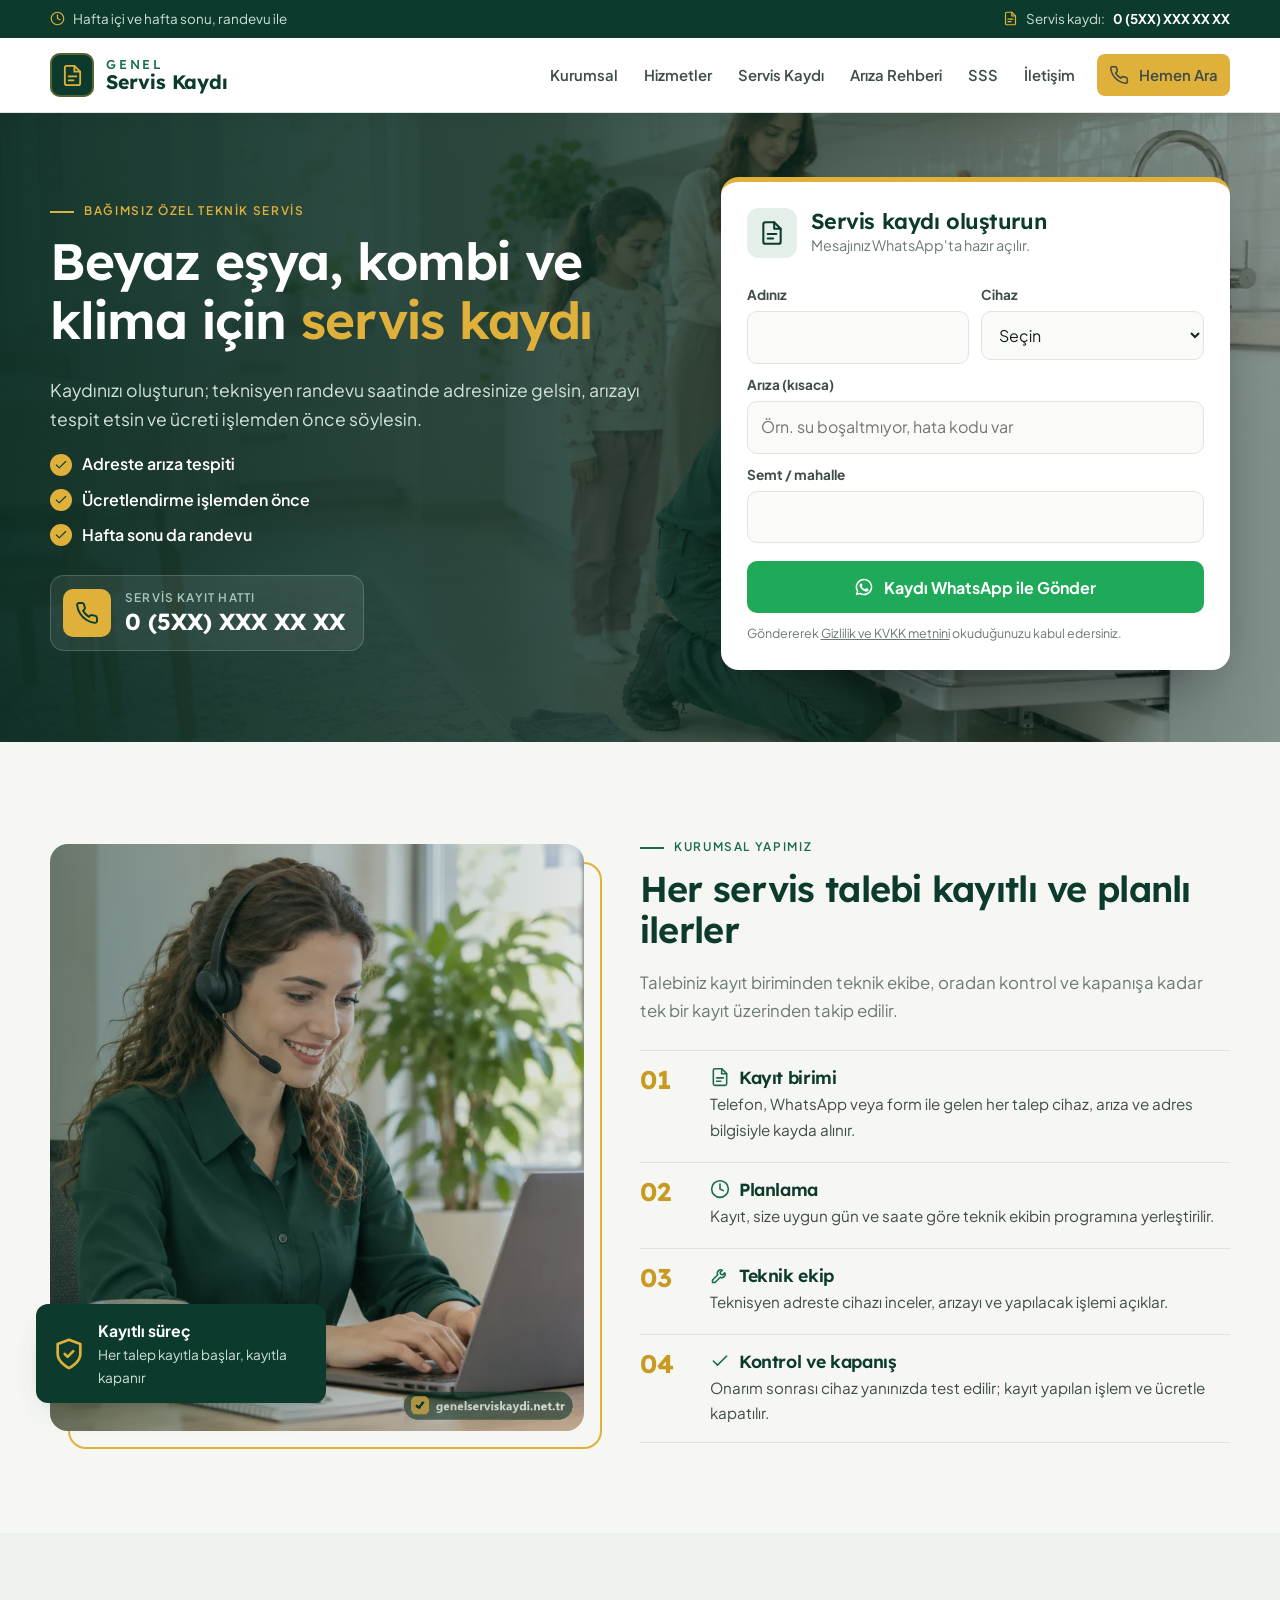
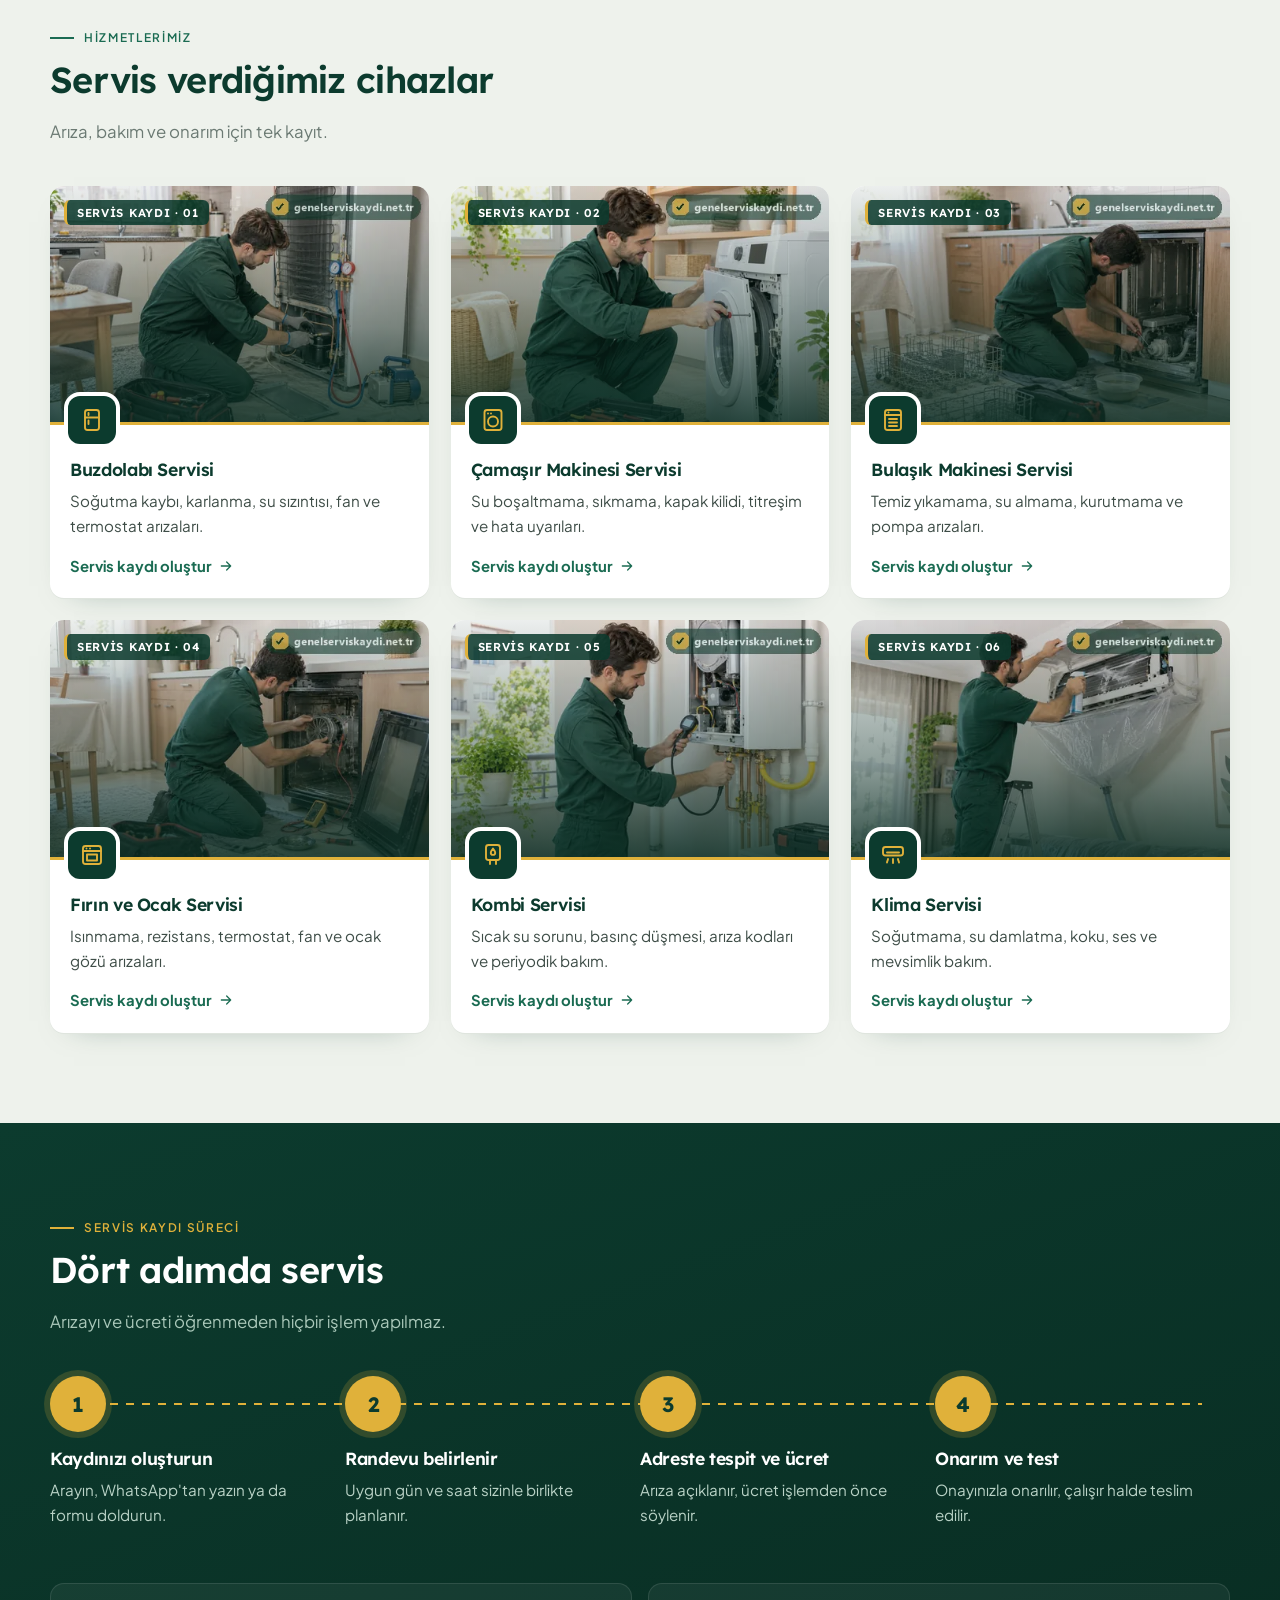
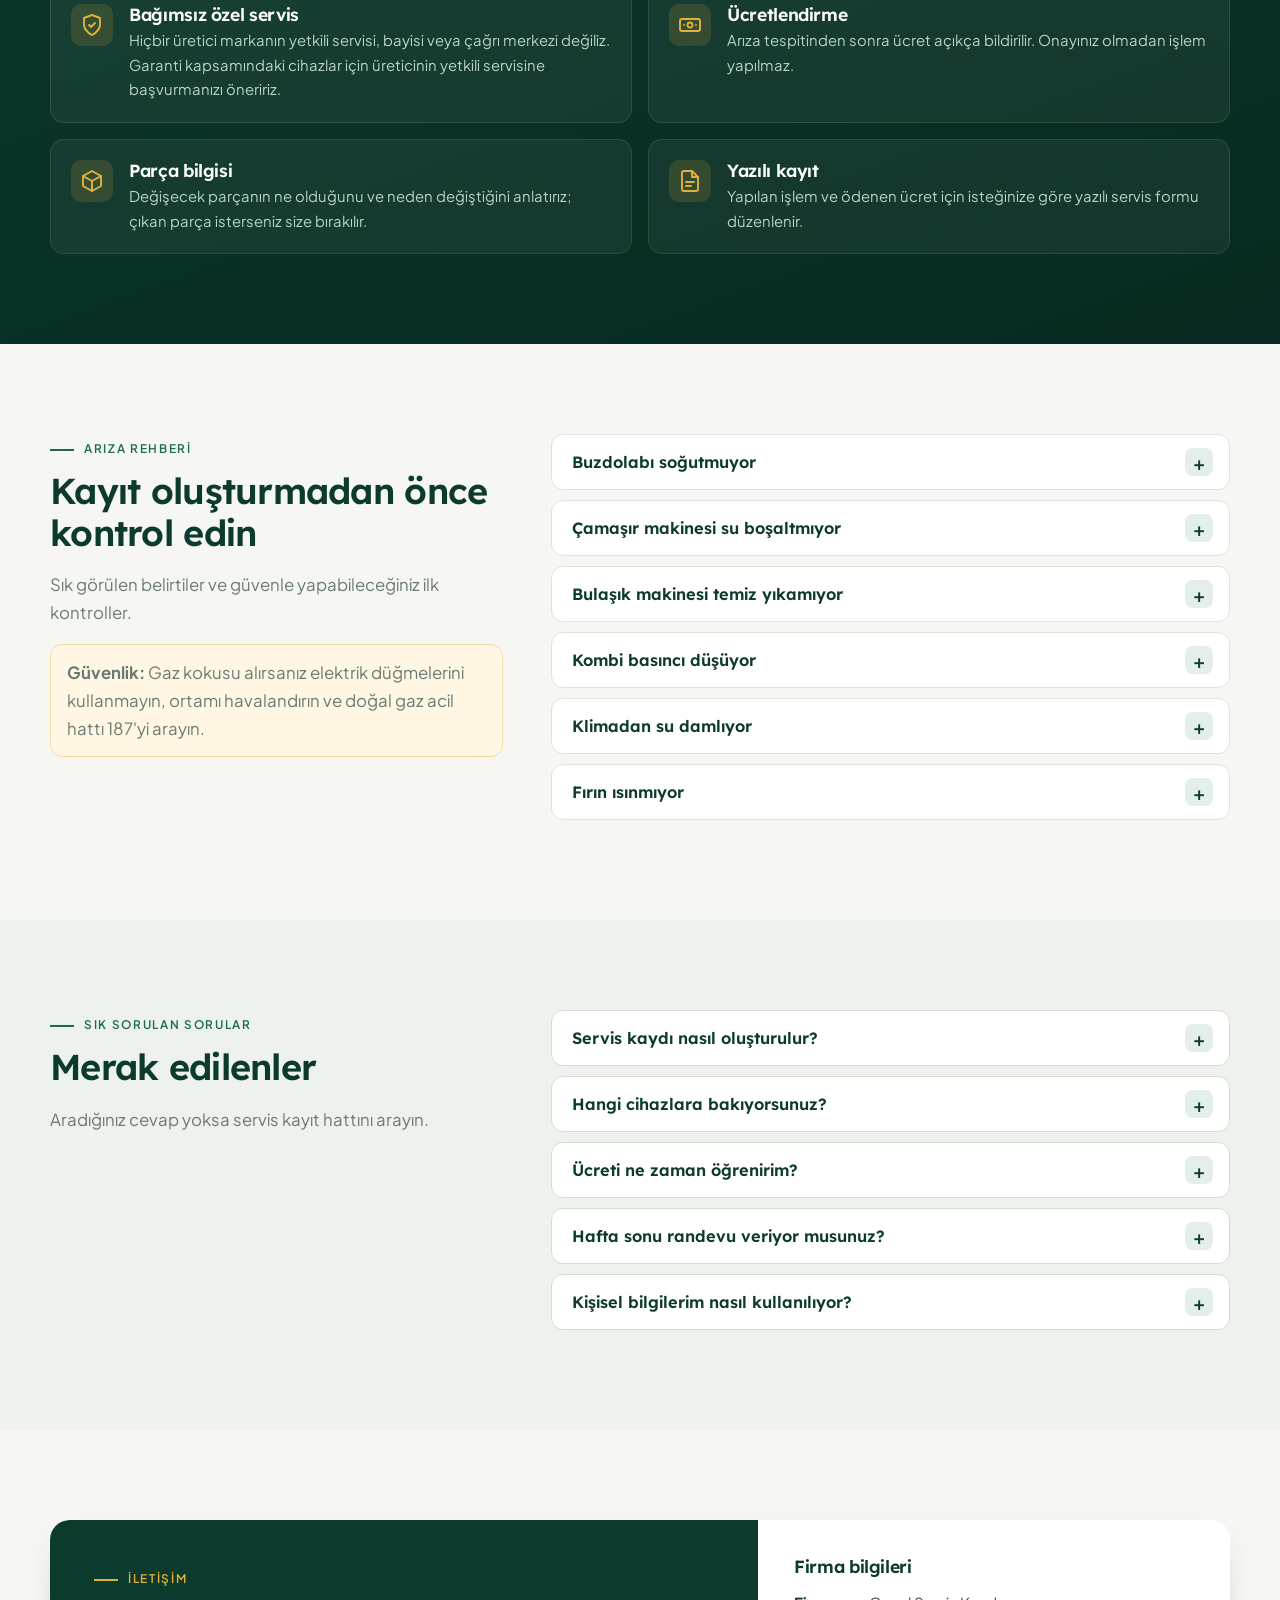
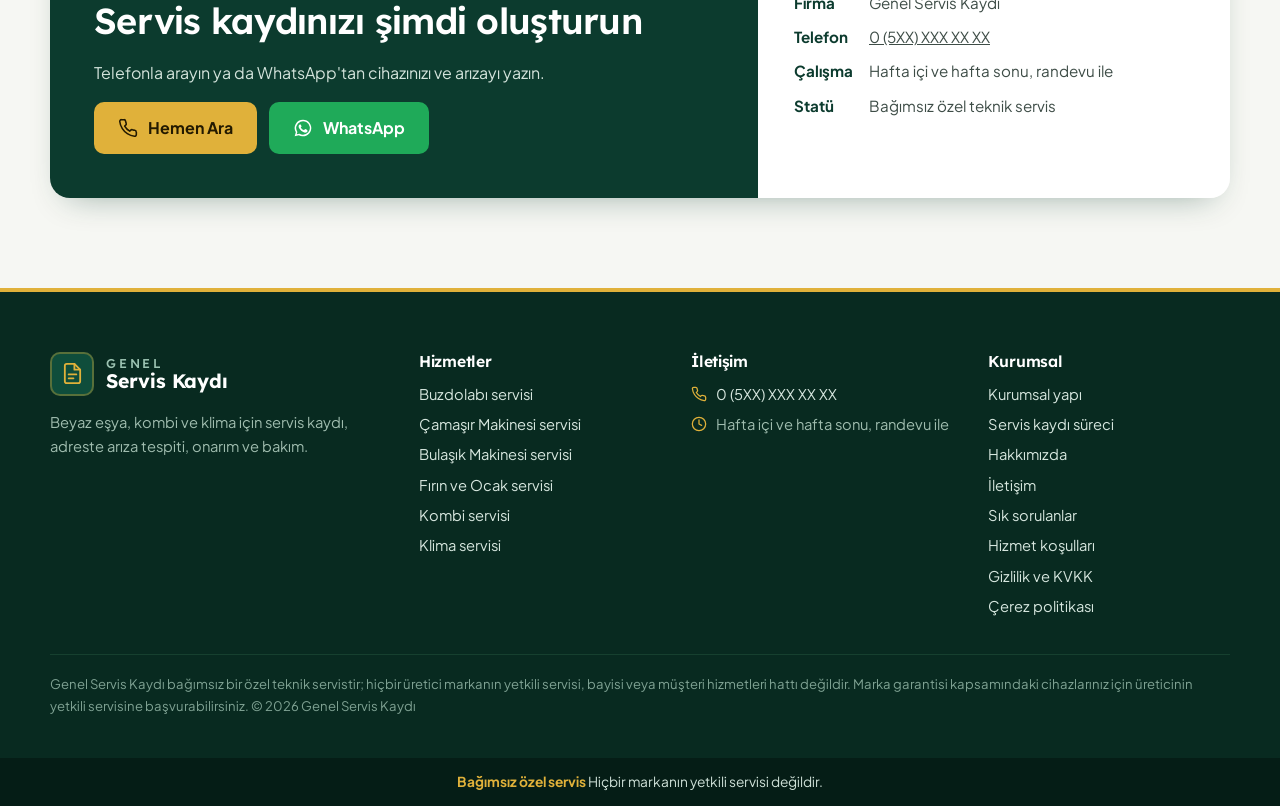
<file: index.html>
<!doctype html>
<html lang="tr"><head>
<meta charset="utf-8"><meta name="viewport" content="width=device-width,initial-scale=1,viewport-fit=cover">

<title>Beyaz Eşya, Kombi ve Klima Servis Kaydı | Genel Servis Kaydı</title>
<meta name="description" content="Buzdolabı, çamaşır makinesi, bulaşık makinesi, fırın, kombi ve klima için servis kaydı oluşturun. Adreste arıza tespiti, ücret işlemden önce, onayınız olmadan işlem yok. Bağımsız özel teknik servis.">
<meta name="robots" content="noindex,nofollow">
<link rel="canonical" href="https://genelserviskaydi.net.tr/">
<meta name="theme-color" content="#0c3b2e">
<meta property="og:type" content="website"><meta property="og:locale" content="tr_TR"><meta property="og:site_name" content="Genel Servis Kaydı">
<meta property="og:title" content="Beyaz Eşya, Kombi ve Klima Servis Kaydı | Genel Servis Kaydı"><meta property="og:description" content="Buzdolabı, çamaşır makinesi, bulaşık makinesi, fırın, kombi ve klima için servis kaydı oluşturun. Adreste arıza tespiti, ücret işlemden önce, onayınız olmadan işlem yok. Bağımsız özel teknik servis."><meta property="og:url" content="https://genelserviskaydi.net.tr/"><meta property="og:image" content="https://genelserviskaydi.net.tr/img/og-kapak-1400.webp">
<meta name="twitter:card" content="summary_large_image">
<link rel="icon" href="favicon.svg" type="image/svg+xml">
<link rel="preconnect" href="https://fonts.googleapis.com"><link rel="preconnect" href="https://fonts.gstatic.com" crossorigin>
<link rel="stylesheet" href="https://fonts.googleapis.com/css2?family=Plus+Jakarta+Sans:wght@400;500;600;700&family=Lexend:wght@500;600;700&display=swap" media="print" onload="this.media='all'"><noscript><link rel="stylesheet" href="https://fonts.googleapis.com/css2?family=Plus+Jakarta+Sans:wght@400;500;600;700&family=Lexend:wght@500;600;700&display=swap"></noscript>
<style>:root{--ink:#14211c;--ink2:#3e4d47;--muted:#6b7a73;--bg:#f6f7f3;--acik:#eef2ec;--line:#dfe5de;--yesil:#0c3b2e;--yesil2:#0f4d3b;--yesil3:#1a6b52;--yesil-soft:#e3efe8;--altin:#e0b13a;--altin2:#c99a22;--wa:#1faa59;--r:14px;--sh:0 14px 34px -18px rgba(12,59,46,.45);--f:'Plus Jakarta Sans',system-ui,-apple-system,'Segoe UI',Roboto,sans-serif;--fh:'Lexend','Plus Jakarta Sans',system-ui,sans-serif}
*{box-sizing:border-box}html{scroll-behavior:smooth;-webkit-text-size-adjust:100%}
body{margin:0;font:400 16px/1.65 var(--f);color:var(--ink);background:var(--bg)}
img,svg{display:block;max-width:100%}a{color:inherit}
h1,h2,h3{font-family:var(--fh);line-height:1.15;margin:0 0 .5em;letter-spacing:-.02em;font-weight:600}
h1{font-size:clamp(2rem,4.8vw,3.2rem)}h2{font-size:clamp(1.55rem,3.2vw,2.25rem)}h3{font-size:1.1rem}
p{margin:0 0 1em}.kap{width:min(1180px,100% - 32px);margin-inline:auto}.dar{width:min(860px,100% - 32px)}
:focus-visible{outline:3px solid var(--altin);outline-offset:3px;border-radius:6px}
/* üst bilgi şeridi (yalnız masaüstü) */
.bilgi{background:var(--yesil);color:#cfe1d8;font-size:.84rem}
.bilgi .kap{display:flex;justify-content:space-between;gap:20px;min-height:38px;align-items:center}
.bilgi span{display:flex;align-items:center;gap:8px}.bilgi svg{width:15px;height:15px;color:var(--altin)}
.bilgi a{color:#fff;font-weight:700;text-decoration:none}
/* başlık */
.ust{position:sticky;top:0;z-index:40;background:#fff;border-bottom:1px solid var(--line);box-shadow:0 8px 24px -20px rgba(12,59,46,.6)}
.ust .kap{display:flex;align-items:center;gap:18px;min-height:74px}
.logo{display:flex;align-items:center;gap:12px;text-decoration:none;color:var(--yesil)}
.logo-isaret{width:44px;height:44px;border-radius:10px;background:var(--yesil);color:var(--altin);display:grid;place-items:center;flex:none;box-shadow:inset 0 0 0 2px rgba(224,177,58,.35)}
.logo-isaret svg{width:23px;height:23px}
.logo-ad{font:500 .8rem/1.1 var(--fh);letter-spacing:.22em;text-transform:uppercase;color:var(--yesil3)}
.logo-ad b{display:block;font:700 1.22rem/1.1 var(--fh);letter-spacing:-.01em;text-transform:none;color:var(--yesil)}
.logo-acik{color:#fff}.logo-acik .logo-ad{color:#9cc3b2}.logo-acik .logo-ad b{color:#fff}.logo-acik .logo-isaret{background:var(--yesil2)}
.menu{margin-left:auto;display:flex;align-items:center;gap:2px}
.menu a{text-decoration:none;font-weight:600;font-size:.93rem;color:var(--ink2);padding:8px 12px;border-radius:8px;position:relative}
.menu a:not(.btn):hover{color:var(--yesil)}
.menu a:not(.btn)::after{content:"";position:absolute;left:12px;right:12px;bottom:3px;height:2px;background:var(--altin);transform:scaleX(0);transition:transform .2s}
.menu a:not(.btn):hover::after{transform:scaleX(1)}
.menu .btn{margin-left:8px}
.menu-ac{display:none;margin-left:auto;background:none;border:1px solid var(--line);border-radius:10px;width:46px;height:46px;cursor:pointer;color:var(--yesil)}
.menu-ac svg{width:24px;height:24px;margin:auto}
/* düğmeler */
.btn{display:inline-flex;align-items:center;justify-content:center;gap:10px;min-height:52px;padding:0 24px;border-radius:10px;font:700 1rem var(--f);text-decoration:none;border:0;cursor:pointer;transition:transform .15s,background .15s}
.btn svg{width:20px;height:20px;flex:none}.btn:active{transform:translateY(1px)}
.btn-ara{background:var(--altin);color:#231a00}.btn-ara:hover{background:var(--altin2)}
.btn-wa{background:var(--wa);color:#fff}.btn-wa:hover{background:#178f4a}
.btn-cizgi{background:transparent;color:var(--yesil);border:2px solid var(--yesil)}
.btn-kucuk{min-height:42px;padding:0 16px;font-size:.92rem}
.dugmeler{display:flex;flex-wrap:wrap;gap:12px}
.etiket{display:inline-block;font:600 .74rem var(--f);letter-spacing:.14em;text-transform:uppercase;color:var(--altin);margin-bottom:14px;padding-left:34px;position:relative}
.etiket::before{content:"";position:absolute;left:0;top:50%;width:24px;height:2px;background:currentColor}
.etiket.koyu{color:var(--yesil3)}
/* 1 — hero + kayıt formu */
.hero{position:relative;background:var(--yesil);color:#fff;overflow:hidden;padding:64px 0 72px}
.hero::before{content:"";position:absolute;inset:0;background:radial-gradient(700px 400px at 90% 10%,rgba(26,107,82,.7),transparent 70%),repeating-linear-gradient(135deg,rgba(255,255,255,.03) 0 2px,transparent 2px 22px)}
.hero-arka{position:absolute;inset:0}.hero-arka img{width:100%;height:100%;object-fit:cover;object-position:60% 40%}
.hero.foto .hero-arka::after{content:"";position:absolute;inset:0;background:linear-gradient(90deg,rgba(9,44,34,.95) 0,rgba(9,44,34,.82) 40%,rgba(9,44,34,.45) 100%)}
.hero-izgara{position:relative;z-index:1;display:grid;grid-template-columns:1.1fr .9fr;gap:48px;align-items:center}
.hero h1{color:#fff}.hero h1 span{color:var(--altin)}
.hero .giris{font-size:1.1rem;color:#d3e3db;max-width:34em}
.hero-liste{list-style:none;padding:0;margin:0 0 26px;display:grid;gap:9px}
.hero-liste li{display:flex;align-items:center;gap:10px;font-weight:600}
.hero-liste svg{width:22px;height:22px;padding:4px;border-radius:50%;background:var(--altin);color:var(--yesil);flex:none}
.hero-tel{display:inline-flex;align-items:center;gap:14px;background:rgba(255,255,255,.08);border:1px solid rgba(255,255,255,.18);border-radius:var(--r);padding:12px 18px 12px 12px}
.ht-ikon{width:48px;height:48px;border-radius:10px;background:var(--altin);color:var(--yesil);display:grid;place-items:center}.ht-ikon svg{width:24px;height:24px}
.hero-tel small{display:block;font-size:.74rem;letter-spacing:.1em;text-transform:uppercase;color:#a9c7b9;font-weight:600}
.hero-tel a{font:700 1.45rem var(--fh);color:#fff;text-decoration:none}
.kayit-form{background:#fff;color:var(--ink);border-radius:18px;padding:26px;box-shadow:0 30px 60px -30px rgba(0,0,0,.6);border-top:5px solid var(--altin)}
.kf-bas{display:flex;gap:14px;align-items:center;margin-bottom:16px}
.kf-ikon{width:50px;height:50px;border-radius:12px;background:var(--yesil-soft);color:var(--yesil);display:grid;place-items:center;flex:none}.kf-ikon svg{width:26px;height:26px}
.kf-bas h2{font-size:1.35rem;margin:0;color:var(--yesil)}.kf-bas p{margin:0;color:var(--muted);font-size:.9rem}
.kf-izgara{display:grid;grid-template-columns:1fr 1fr;gap:0 12px}.kf-izgara .tam{grid-column:1/-1}
.kayit-form label{display:block;font-weight:700;font-size:.85rem;margin:10px 0 5px;color:var(--ink2)}
.kayit-form input,.kayit-form select{width:100%;font:inherit;font-size:16px;padding:12px 13px;border:1.5px solid var(--line);border-radius:10px;background:#fafbf8;color:var(--ink)}
.kayit-form input:focus,.kayit-form select:focus{border-color:var(--yesil3);outline:none;background:#fff}
.kayit-form .btn{width:100%;margin-top:18px}
.kvkk{font-size:.78rem;color:var(--muted);margin:10px 0 0}
.bal{position:absolute;left:-9999px;width:1px;height:1px;overflow:hidden}
/* bölümler */
.bolum{padding:90px 0}.bolum.acik{background:var(--acik)}
.bolum.yesil{background:linear-gradient(160deg,var(--yesil),#082a20);color:#dbe8e1}.bolum.yesil h2,.bolum.yesil h3{color:#fff}.bolum.yesil .bas p{color:#a9c7b9}
.bas{max-width:680px;margin-bottom:40px}.bas p{color:var(--muted);font-size:1.05rem}.bas h2{color:var(--yesil)}
.bas-p{color:var(--muted);font-size:1.05rem}
/* 2 — kurumsal yapı */
.kurumsal{display:grid;grid-template-columns:.95fr 1.05fr;gap:56px;align-items:center}
.kurumsal h2{color:var(--yesil)}
.kur-gorsel{position:relative;border-radius:18px;overflow:visible}
.kur-gorsel>img{filter:saturate(.9) contrast(1.03)}.kur-gorsel::after{content:"";position:absolute;inset:0;border-radius:18px;background:linear-gradient(90deg,rgba(9,44,34,.55) 0,rgba(9,44,34,.3) 45%,rgba(9,44,34,.12) 100%);pointer-events:none}.kur-rozet{z-index:1}.kur-gorsel>img,.kur-gorsel>.yt{border-radius:18px;aspect-ratio:4/4.4;object-fit:cover;width:100%;height:auto}
.kur-gorsel::before{content:"";position:absolute;inset:18px -18px -18px 18px;border:2px solid var(--altin);border-radius:18px;z-index:-1}
.kur-rozet{position:absolute;left:-14px;bottom:28px;background:var(--yesil);color:#fff;border-radius:12px;padding:14px 16px;display:flex;gap:12px;align-items:center;max-width:290px;box-shadow:var(--sh);font-size:.85rem;color:#cfe1d8}
.kur-rozet b{display:block;color:#fff;font-size:.98rem}.kur-rozet svg{width:34px;height:34px;color:var(--altin);flex:none}
.yt{display:grid;place-items:center;align-content:center;gap:10px;background:linear-gradient(150deg,var(--yesil-soft),#cfe2d7);color:var(--yesil3);font-weight:700}
.yt svg{width:56px;height:56px}
.yapi{list-style:none;padding:0;margin:26px 0 0;display:grid;gap:4px}
.yapi li{display:grid;grid-template-columns:54px 1fr;gap:16px;padding:16px 0;border-top:1px solid var(--line)}
.yapi li:last-child{border-bottom:1px solid var(--line)}
.y-no{font:700 1.6rem var(--fh);color:var(--altin2);line-height:1}
.yapi h3{display:flex;align-items:center;gap:9px;margin:0 0 4px;color:var(--yesil)}.yapi h3 svg{width:20px;height:20px;color:var(--yesil3)}
.yapi p{margin:0;color:var(--ink2);font-size:.95rem}
/* 3 — hizmetler */
.hizmetler{display:grid;grid-template-columns:repeat(3,1fr);gap:22px}
.hizmet{background:#fff;border-radius:var(--r);overflow:hidden;box-shadow:0 1px 0 var(--line),0 12px 30px -24px rgba(12,59,46,.5);display:flex;flex-direction:column;transition:transform .2s,box-shadow .2s}
.hizmet:hover{transform:translateY(-3px);box-shadow:var(--sh)}
.h-foto{position:relative;aspect-ratio:16/10;border-bottom:3px solid var(--altin)}.h-foto img,.h-foto .yt{width:100%;height:100%;object-fit:cover}.h-foto img{filter:saturate(.88) contrast(1.04)}.h-foto::after{content:"";position:absolute;inset:0;background:linear-gradient(0deg,rgba(9,44,34,.85) 0,rgba(9,44,34,.45) 40%,rgba(9,44,34,.08) 100%);pointer-events:none;transition:opacity .25s}.hizmet:hover .h-foto::after{opacity:.55}.h-etiket{position:absolute;left:14px;top:14px;z-index:1;background:rgba(12,59,46,.86);color:#fff;font:600 .72rem/1 var(--fh);letter-spacing:.06em;text-transform:uppercase;padding:7px 10px;border-radius:6px;border-left:3px solid var(--altin)}.h-ikon{z-index:1}
.h-ikon{position:absolute;left:18px;bottom:-22px;width:48px;height:48px;border-radius:12px;background:var(--yesil);color:var(--altin);display:grid;place-items:center;box-shadow:0 0 0 4px #fff}.h-ikon svg{width:24px;height:24px}
.h-ic{padding:34px 20px 20px;display:flex;flex-direction:column;flex:1}
.h-ic h3{color:var(--yesil)}.h-ic p{color:var(--ink2);font-size:.95rem;flex:1}
.h-ic a{display:inline-flex;align-items:center;gap:6px;font-weight:700;color:var(--yesil3);text-decoration:none;font-size:.93rem}.h-ic a svg{width:16px;height:16px;transition:transform .2s}.h-ic a:hover svg{transform:translateX(3px)}
/* 4 — süreç */
.adimlar{list-style:none;padding:0;margin:0;display:grid;grid-template-columns:repeat(4,1fr);gap:0;position:relative}
.adimlar::before{content:"";position:absolute;left:28px;right:28px;top:27px;height:2px;background:repeating-linear-gradient(90deg,var(--altin) 0 8px,transparent 8px 16px)}
.adimlar li{position:relative;padding-right:20px}
.a-no{position:relative;display:grid;place-items:center;width:56px;height:56px;border-radius:50%;background:var(--altin);color:var(--yesil);font:700 1.3rem var(--fh);margin-bottom:16px;box-shadow:0 0 0 6px rgba(224,177,58,.18)}
.adimlar p{color:#b9d2c6;font-size:.95rem;margin:0}
.ilkeler{margin-top:56px;display:grid;grid-template-columns:repeat(2,1fr);gap:16px}
.ilke{display:flex;gap:16px;background:rgba(255,255,255,.05);border:1px solid rgba(255,255,255,.1);border-radius:var(--r);padding:20px}
.ilke svg{width:42px;height:42px;padding:9px;border-radius:10px;background:rgba(224,177,58,.15);color:var(--altin);flex:none}
.ilke h3{margin-bottom:4px}.ilke p{margin:0;color:#b9d2c6;font-size:.93rem}
/* 5-6 — rehber ve SSS */
.iki-kolon{display:grid;grid-template-columns:.8fr 1.2fr;gap:48px;align-items:start}
.iki-kolon .bas{position:sticky;top:110px;margin:0}
.akordeon details{background:#fff;border:1px solid var(--line);border-radius:12px;margin-bottom:10px;overflow:hidden}
.bolum.acik .akordeon details{border-color:#d5ddd3}
.akordeon summary{cursor:pointer;list-style:none;padding:17px 54px 17px 20px;font:600 1.02rem var(--fh);color:var(--yesil);position:relative}
.akordeon summary::-webkit-details-marker{display:none}
.akordeon summary::after{content:"+";position:absolute;right:16px;top:50%;transform:translateY(-50%);width:28px;height:28px;border-radius:8px;background:var(--yesil-soft);color:var(--yesil);display:grid;place-items:center;font:600 1.2rem/1 var(--f)}
.akordeon details[open] summary::after{content:"–";background:var(--altin)}
.akordeon details[open]{border-left:4px solid var(--altin)}
.akordeon details p{padding:0 20px 18px;margin:0;color:var(--ink2)}
.uyari-kutu{margin-top:18px;padding:14px 16px;border-radius:12px;background:#fff7e3;border:1px solid #f0dca6;color:#6a4d05;font-size:.92rem}
/* 7 — iletişim */
.iletisim-kutu{display:grid;grid-template-columns:1.2fr .8fr;gap:0;border-radius:20px;overflow:hidden;box-shadow:var(--sh)}
.ik-sol{background:var(--yesil);color:#d3e3db;padding:44px}
.ik-sol h2{color:#fff}
.firma{background:#fff;padding:36px;font-size:.95rem}
.firma h3{color:var(--yesil);margin-bottom:14px}
.firma dl{margin:0;display:grid;grid-template-columns:auto 1fr;gap:9px 16px}.firma dt{font-weight:700;color:var(--yesil)}.firma dd{margin:0;color:var(--ink2)}
/* alt */
footer{background:#082a20;color:#9fbcae;padding:60px 0 0;font-size:.92rem;border-top:4px solid var(--altin)}
.alt-izgara{display:grid;grid-template-columns:1.4fr 1fr 1.1fr 1fr;gap:30px}
footer .logo{margin-bottom:14px}
footer h3{color:#fff;font-size:.98rem;margin-bottom:12px}footer ul{list-style:none;padding:0;margin:0}footer li{margin:6px 0}
footer a{color:#d6e6de;text-decoration:none}footer a:hover{color:var(--altin)}
.ik-liste li{display:flex;gap:9px;align-items:center}.ik-liste svg{width:16px;height:16px;color:var(--altin);flex:none}
.yasal{grid-column:1/-1;border-top:1px solid #16402f;padding-top:18px;font-size:.82rem;color:#7fa293}
.serit{background:#051d16;color:#cfe1d8;font-size:.86rem;text-align:center;padding:13px 16px;margin-top:28px}
.serit b{color:var(--altin)}
/* sabit mobil çubuk */
.yapiskan{position:fixed;left:0;right:0;bottom:0;z-index:50;display:none;gap:10px;padding:10px 12px calc(10px + env(safe-area-inset-bottom));background:rgba(255,255,255,.97);border-top:1px solid var(--line);box-shadow:0 -8px 24px -12px rgba(0,0,0,.25)}
.yapiskan .btn{flex:1;min-height:50px;padding:0 10px}
/* alt sayfalar */
.metin{background:#fff;border:1px solid var(--line);border-radius:var(--r);padding:32px clamp(18px,4vw,40px);margin:40px auto 70px}
.metin h1{font-size:clamp(1.7rem,4vw,2.3rem);color:var(--yesil)}.metin h2{font-size:1.25rem;margin-top:1.6em;color:var(--yesil)}.metin p{color:var(--ink2)}
@media (max-width:1080px){.menu a{padding:8px 9px;font-size:.9rem}}
@media (max-width:1020px){.hero-izgara{grid-template-columns:1fr;gap:34px}.kurumsal{grid-template-columns:1fr;gap:44px}.kur-gorsel{max-width:520px}.hizmetler{grid-template-columns:repeat(2,1fr)}.adimlar{grid-template-columns:repeat(2,1fr);gap:28px}.adimlar::before{display:none}.iki-kolon{grid-template-columns:1fr;gap:24px}.iki-kolon .bas{position:static}.iletisim-kutu{grid-template-columns:1fr}.alt-izgara{grid-template-columns:1fr 1fr}}
@media (max-width:900px){.bilgi{display:none}.menu-ac{display:block}.menu{display:none;position:absolute;top:100%;left:0;right:0;flex-direction:column;align-items:stretch;background:#fff;border-bottom:1px solid var(--line);padding:10px 16px 16px;gap:2px;box-shadow:var(--sh)}.menu.acik{display:flex}.menu a{padding:13px 12px;font-size:1rem}.menu a:not(.btn)::after{display:none}.menu .btn{margin:8px 0 0}.yapiskan{display:flex}footer .serit{padding-bottom:calc(86px + env(safe-area-inset-bottom))}}
@media (max-width:640px){.bolum{padding:62px 0}.hero{padding:36px 0 44px}.hero.foto .hero-arka::after{background:linear-gradient(180deg,rgba(9,44,34,.9),rgba(9,44,34,.96))}.kf-izgara{grid-template-columns:1fr}.kayit-form{padding:20px}.hizmetler,.adimlar,.ilkeler{grid-template-columns:1fr}.ik-sol,.firma{padding:26px 22px}.alt-izgara{grid-template-columns:1fr}.kur-gorsel::before{inset:12px -8px -12px 12px}.kur-rozet{left:10px;right:10px;bottom:-24px;max-width:none}.hero-tel a{font-size:1.25rem}.serit{font-size:.78rem}}
@media (prefers-reduced-motion:reduce){html{scroll-behavior:auto}*{transition:none!important}}
</style>
<script type="application/ld+json">{"@context": "https://schema.org", "@type": "WebSite", "name": "Genel Servis Kaydı", "url": "https://genelserviskaydi.net.tr/", "inLanguage": "tr-TR"}</script><script type="application/ld+json">{"@context": "https://schema.org", "@type": "FAQPage", "mainEntity": [{"@type": "Question", "name": "Servis kaydı nasıl oluşturulur?", "acceptedAnswer": {"@type": "Answer", "text": "Telefonla arayabilir, WhatsApp'tan yazabilir ya da sayfadaki formu doldurabilirsiniz. Form mesajınızı WhatsApp'ta hazır açar, siz yalnızca gönderirsiniz."}}, {"@type": "Question", "name": "Hangi cihazlara bakıyorsunuz?", "acceptedAnswer": {"@type": "Answer", "text": "Buzdolabı, çamaşır makinesi, bulaşık makinesi, fırın ve ocak gibi beyaz eşyalar ile kombi ve klimalara arıza, bakım ve onarım hizmeti veriyoruz."}}, {"@type": "Question", "name": "Ücreti ne zaman öğrenirim?", "acceptedAnswer": {"@type": "Answer", "text": "Arıza tespitinden sonra, işleme başlamadan önce. Onay vermezseniz işlem yapılmaz."}}, {"@type": "Question", "name": "Hafta sonu randevu veriyor musunuz?", "acceptedAnswer": {"@type": "Answer", "text": "Evet, hafta içi ve hafta sonu randevu ile adreste servis veriyoruz."}}, {"@type": "Question", "name": "Kişisel bilgilerim nasıl kullanılıyor?", "acceptedAnswer": {"@type": "Answer", "text": "Paylaştığınız ad, telefon ve adres yalnızca servis kaydınız için kullanılır. Ayrıntılar Gizlilik ve KVKK sayfamızdadır."}}]}</script><script type="application/ld+json">{"@context": "https://schema.org", "@type": "Service", "serviceType": "Beyaz eşya, kombi ve klima teknik servisi", "provider": {"@type": "Organization", "name": "Genel Servis Kaydı", "url": "https://genelserviskaydi.net.tr/"}, "hasOfferCatalog": {"@type": "OfferCatalog", "name": "Servis hizmetleri", "itemListElement": [{"@type": "Offer", "itemOffered": {"@type": "Service", "name": "Buzdolabı servisi"}}, {"@type": "Offer", "itemOffered": {"@type": "Service", "name": "Çamaşır Makinesi servisi"}}, {"@type": "Offer", "itemOffered": {"@type": "Service", "name": "Bulaşık Makinesi servisi"}}, {"@type": "Offer", "itemOffered": {"@type": "Service", "name": "Fırın ve Ocak servisi"}}, {"@type": "Offer", "itemOffered": {"@type": "Service", "name": "Kombi servisi"}}, {"@type": "Offer", "itemOffered": {"@type": "Service", "name": "Klima servisi"}}]}}</script><link rel="preload" as="image" href="img/hero-800.webp" imagesrcset="img/hero-800.webp 800w, img/hero-1400.webp 1400w" imagesizes="100vw" fetchpriority="high">
</head><body><div class="bilgi"><div class="kap"><span><svg viewBox="0 0 24 24" fill="none" stroke="currentColor" stroke-width="1.9" stroke-linecap="round" stroke-linejoin="round" aria-hidden="true"><circle cx="12" cy="12" r="10"/><path d="M12 6v6l4 2"/></svg>Hafta içi ve hafta sonu, randevu ile</span><span><svg viewBox="0 0 24 24" fill="none" stroke="currentColor" stroke-width="1.9" stroke-linecap="round" stroke-linejoin="round" aria-hidden="true"><path d="M14 2H6a2 2 0 0 0-2 2v16a2 2 0 0 0 2 2h12a2 2 0 0 0 2-2V8z"/><path d="M14 2v6h6M8 13h8M8 17h5"/></svg>Servis kaydı: <a href="#kayit" data-olay="arama_tiklama" data-konum="bilgi">0 (5XX) XXX XX XX</a></span></div></div>
<header class="ust"><div class="kap">
<a class="logo" href="#ust" aria-label="Genel Servis Kaydı ana sayfa"><span class="logo-isaret"><svg viewBox="0 0 24 24" fill="none" stroke="currentColor" stroke-width="1.9" stroke-linecap="round" stroke-linejoin="round" aria-hidden="true"><path d="M14 2H6a2 2 0 0 0-2 2v16a2 2 0 0 0 2 2h12a2 2 0 0 0 2-2V8z"/><path d="M14 2v6h6M8 13h8M8 17h5"/></svg></span><span class="logo-ad">Genel<b>Servis Kaydı</b></span></a>
<button class="menu-ac" type="button" aria-label="Menüyü aç" aria-expanded="false" aria-controls="menu"><svg viewBox="0 0 24 24" fill="none" stroke="currentColor" stroke-width="1.9" stroke-linecap="round" stroke-linejoin="round" aria-hidden="true"><path d="M4 7h16M4 12h16M4 17h16"/></svg></button>
<nav class="menu" id="menu" aria-label="Ana menü">
<a href="#kurumsal">Kurumsal</a><a href="#hizmetler">Hizmetler</a><a href="#surec">Servis Kaydı</a><a href="#rehber">Arıza Rehberi</a><a href="#sss">SSS</a><a href="#iletisim">İletişim</a>
<a class="btn btn-ara btn-kucuk" href="#kayit" data-olay="arama_tiklama" data-konum="menu"><svg viewBox="0 0 24 24" fill="none" stroke="currentColor" stroke-width="1.9" stroke-linecap="round" stroke-linejoin="round" aria-hidden="true"><path d="M22 16.9v3a2 2 0 0 1-2.2 2 19.8 19.8 0 0 1-8.6-3.1 19.5 19.5 0 0 1-6-6A19.8 19.8 0 0 1 2.1 4.2 2 2 0 0 1 4.1 2h3a2 2 0 0 1 2 1.7c.1.9.4 1.8.7 2.7a2 2 0 0 1-.5 2.1L8 9.8a16 16 0 0 0 6 6l1.3-1.3a2 2 0 0 1 2.1-.4c.9.3 1.8.6 2.7.7a2 2 0 0 1 1.7 2z"/></svg><span>Hemen Ara</span></a>
</nav></div></header>
<main id="ust">
<!-- 1 · GİRİŞ + SERVİS KAYDI -->
<section class="hero foto" aria-labelledby="h1">
<div class="hero-arka"><img src="img/hero-800.webp?v=1795679178" srcset="img/hero-800.webp?v=1795679178 800w, img/hero-1400.webp?v=1795679178 1400w" sizes="100vw" width="800" height="450" alt="Teknisyen evde bulaşık makinesini onarırken, anne ve kızı mutfakta izliyor" fetchpriority="high"></div>
<div class="kap hero-izgara">
<div class="hero-ic">
<span class="etiket">Bağımsız özel teknik servis</span>
<h1 id="h1">Beyaz eşya, kombi ve klima için <span>servis kaydı</span></h1>
<p class="giris">Kaydınızı oluşturun; teknisyen randevu saatinde adresinize gelsin, arızayı tespit etsin ve ücreti işlemden önce söylesin.</p>
<ul class="hero-liste"><li><svg viewBox="0 0 24 24" fill="none" stroke="currentColor" stroke-width="1.9" stroke-linecap="round" stroke-linejoin="round" aria-hidden="true"><path d="M20 6 9 17l-5-5"/></svg>Adreste arıza tespiti</li><li><svg viewBox="0 0 24 24" fill="none" stroke="currentColor" stroke-width="1.9" stroke-linecap="round" stroke-linejoin="round" aria-hidden="true"><path d="M20 6 9 17l-5-5"/></svg>Ücretlendirme işlemden önce</li><li><svg viewBox="0 0 24 24" fill="none" stroke="currentColor" stroke-width="1.9" stroke-linecap="round" stroke-linejoin="round" aria-hidden="true"><path d="M20 6 9 17l-5-5"/></svg>Hafta sonu da randevu</li></ul>
<div class="hero-tel"><span class="ht-ikon"><svg viewBox="0 0 24 24" fill="none" stroke="currentColor" stroke-width="1.9" stroke-linecap="round" stroke-linejoin="round" aria-hidden="true"><path d="M22 16.9v3a2 2 0 0 1-2.2 2 19.8 19.8 0 0 1-8.6-3.1 19.5 19.5 0 0 1-6-6A19.8 19.8 0 0 1 2.1 4.2 2 2 0 0 1 4.1 2h3a2 2 0 0 1 2 1.7c.1.9.4 1.8.7 2.7a2 2 0 0 1-.5 2.1L8 9.8a16 16 0 0 0 6 6l1.3-1.3a2 2 0 0 1 2.1-.4c.9.3 1.8.6 2.7.7a2 2 0 0 1 1.7 2z"/></svg></span><span><small>Servis kayıt hattı</small><a href="#kayit" data-olay="arama_tiklama" data-konum="hero-numara">0 (5XX) XXX XX XX</a></span></div>
</div>
<div class="hero-form" id="kayit" aria-labelledby="h-kayit"><form class="kayit-form" id="servis-formu" data-wa="" novalidate>
<div class="kf-bas"><span class="kf-ikon"><svg viewBox="0 0 24 24" fill="none" stroke="currentColor" stroke-width="1.9" stroke-linecap="round" stroke-linejoin="round" aria-hidden="true"><path d="M14 2H6a2 2 0 0 0-2 2v16a2 2 0 0 0 2 2h12a2 2 0 0 0 2-2V8z"/><path d="M14 2v6h6M8 13h8M8 17h5"/></svg></span><div><h2 id="h-kayit">Servis kaydı oluşturun</h2><p>Mesajınız WhatsApp'ta hazır açılır.</p></div></div>
<div class="kf-izgara">
<div><label for="f-ad">Adınız</label><input id="f-ad" name="ad" autocomplete="name" required></div>
<div><label for="f-cihaz">Cihaz</label><select id="f-cihaz" name="cihaz" required><option value="">Seçin</option><option>Buzdolabı</option><option>Çamaşır Makinesi</option><option>Bulaşık Makinesi</option><option>Fırın ve Ocak</option><option>Kombi</option><option>Klima</option><option>Diğer</option></select></div>
<div class="tam"><label for="f-ariza">Arıza (kısaca)</label><input id="f-ariza" name="ariza" placeholder="Örn. su boşaltmıyor, hata kodu var"></div>
<div class="tam"><label for="f-semt">Semt / mahalle</label><input id="f-semt" name="semt" autocomplete="address-level3"></div>
</div>
<div class="bal" aria-hidden="true"><label for="f-web">Web siteniz</label><input id="f-web" name="web_sitesi" tabindex="-1" autocomplete="off"></div>
<button class="btn btn-wa" type="submit"><svg viewBox="0 0 24 24" fill="currentColor" aria-hidden="true"><path d="M12 2a10 10 0 0 0-8.6 15.1L2 22l5-1.3A10 10 0 1 0 12 2zm0 18.2a8.2 8.2 0 0 1-4.2-1.2l-.3-.2-3 .8.8-2.9-.2-.3A8.2 8.2 0 1 1 12 20.2zm4.5-6.1c-.2-.1-1.5-.7-1.7-.8s-.4-.1-.6.1-.7.8-.8 1-.3.2-.6.1a6.7 6.7 0 0 1-3.3-2.9c-.2-.4.2-.4.7-1.3.1-.2 0-.3 0-.4l-.8-1.8c-.2-.5-.4-.4-.6-.4h-.5a1 1 0 0 0-.7.3 3 3 0 0 0-.9 2.2 5.2 5.2 0 0 0 1.1 2.7 11.8 11.8 0 0 0 4.5 4c1.7.7 2.3.8 3.2.6a2.7 2.7 0 0 0 1.8-1.2 2.2 2.2 0 0 0 .1-1.3c0-.1-.2-.2-.5-.3z"/></svg><span>Kaydı WhatsApp ile Gönder</span></button>
<p class="kvkk">Göndererek <a href="gizlilik.html">Gizlilik ve KVKK metnini</a> okuduğunuzu kabul edersiniz.</p>
</form></div>
</div></section>

<!-- 2 · KURUMSAL YAPI -->
<section class="bolum" id="kurumsal" aria-labelledby="h-kur"><div class="kap kurumsal">
<div class="kur-gorsel"><img src="img/kurumsal-800.webp?v=1795679179" srcset="img/kurumsal-800.webp?v=1795679179 800w, img/kurumsal-1400.webp?v=1795679179 855w" sizes="(max-width:900px) 92vw, 520px" width="800" height="880" alt="Servis kayıt biriminde talep kaydeden çalışan" loading="lazy" decoding="async"><div class="kur-rozet"><svg viewBox="0 0 24 24" fill="none" stroke="currentColor" stroke-width="1.9" stroke-linecap="round" stroke-linejoin="round" aria-hidden="true"><path d="M12 22s8-4 8-10V5l-8-3-8 3v7c0 6 8 10 8 10z"/><path d="m9 12 2 2 4-4"/></svg><span><b>Kayıtlı süreç</b>Her talep kayıtla başlar, kayıtla kapanır</span></div></div>
<div>
<span class="etiket koyu">Kurumsal yapımız</span>
<h2 id="h-kur">Her servis talebi kayıtlı ve planlı ilerler</h2>
<p class="bas-p">Talebiniz kayıt biriminden teknik ekibe, oradan kontrol ve kapanışa kadar tek bir kayıt üzerinden takip edilir.</p>
<ol class="yapi"><li><span class="y-no">01</span><div><h3><svg viewBox="0 0 24 24" fill="none" stroke="currentColor" stroke-width="1.9" stroke-linecap="round" stroke-linejoin="round" aria-hidden="true"><path d="M14 2H6a2 2 0 0 0-2 2v16a2 2 0 0 0 2 2h12a2 2 0 0 0 2-2V8z"/><path d="M14 2v6h6M8 13h8M8 17h5"/></svg>Kayıt birimi</h3><p>Telefon, WhatsApp veya form ile gelen her talep cihaz, arıza ve adres bilgisiyle kayda alınır.</p></div></li><li><span class="y-no">02</span><div><h3><svg viewBox="0 0 24 24" fill="none" stroke="currentColor" stroke-width="1.9" stroke-linecap="round" stroke-linejoin="round" aria-hidden="true"><circle cx="12" cy="12" r="10"/><path d="M12 6v6l4 2"/></svg>Planlama</h3><p>Kayıt, size uygun gün ve saate göre teknik ekibin programına yerleştirilir.</p></div></li><li><span class="y-no">03</span><div><h3><svg viewBox="0 0 24 24" fill="none" stroke="currentColor" stroke-width="1.9" stroke-linecap="round" stroke-linejoin="round" aria-hidden="true"><path d="M14.7 6.3a4 4 0 0 0-5.4 5.4L3 18v3h3l6.3-6.3a4 4 0 0 0 5.4-5.4l-2.5 2.5-2.4-.6-.6-2.4z"/></svg>Teknik ekip</h3><p>Teknisyen adreste cihazı inceler, arızayı ve yapılacak işlemi açıklar.</p></div></li><li><span class="y-no">04</span><div><h3><svg viewBox="0 0 24 24" fill="none" stroke="currentColor" stroke-width="1.9" stroke-linecap="round" stroke-linejoin="round" aria-hidden="true"><path d="M20 6 9 17l-5-5"/></svg>Kontrol ve kapanış</h3><p>Onarım sonrası cihaz yanınızda test edilir; kayıt yapılan işlem ve ücretle kapatılır.</p></div></li></ol>
</div>
</div></section>

<!-- 3 · HİZMETLER -->
<section class="bolum acik" id="hizmetler" aria-labelledby="h-hiz"><div class="kap">
<div class="bas"><span class="etiket koyu">Hizmetlerimiz</span><h2 id="h-hiz">Servis verdiğimiz cihazlar</h2><p>Arıza, bakım ve onarım için tek kayıt.</p></div>
<div class="hizmetler"><article class="hizmet"><div class="h-foto"><img src="img/buzdolabi-480.webp?v=1795679177" srcset="img/buzdolabi-480.webp?v=1795679177 480w, img/buzdolabi-800.webp?v=1795679177 800w" sizes="(max-width:640px) 92vw, (max-width:1020px) 46vw, 360px" width="480" height="300" alt="Buzdolabı onarımı yapan teknisyen" loading="lazy" decoding="async"><span class="h-etiket">Servis kaydı · 01</span><span class="h-ikon"><svg viewBox="0 0 24 24" fill="none" stroke="currentColor" stroke-width="1.9" stroke-linecap="round" stroke-linejoin="round" aria-hidden="true"><rect x="5" y="2" width="14" height="20" rx="2.5"/><path d="M5 9.5h14M8.5 5v2M8.5 12.5v3.5"/></svg></span></div><div class="h-ic"><h3>Buzdolabı Servisi</h3><p>Soğutma kaybı, karlanma, su sızıntısı, fan ve termostat arızaları.</p><a href="#kayit">Servis kaydı oluştur <svg viewBox="0 0 24 24" fill="none" stroke="currentColor" stroke-width="1.9" stroke-linecap="round" stroke-linejoin="round" aria-hidden="true"><path d="M5 12h14M13 6l6 6-6 6"/></svg></a></div></article><article class="hizmet"><div class="h-foto"><img src="img/camasir-480.webp?v=1795679177" srcset="img/camasir-480.webp?v=1795679177 480w, img/camasir-800.webp?v=1795679177 800w" sizes="(max-width:640px) 92vw, (max-width:1020px) 46vw, 360px" width="480" height="300" alt="Çamaşır Makinesi onarımı yapan teknisyen" loading="lazy" decoding="async"><span class="h-etiket">Servis kaydı · 02</span><span class="h-ikon"><svg viewBox="0 0 24 24" fill="none" stroke="currentColor" stroke-width="1.9" stroke-linecap="round" stroke-linejoin="round" aria-hidden="true"><rect x="3.5" y="2" width="17" height="20" rx="2.5"/><circle cx="12" cy="13.5" r="5"/><path d="M7 5.5h.01M10 5.5h.01"/></svg></span></div><div class="h-ic"><h3>Çamaşır Makinesi Servisi</h3><p>Su boşaltmama, sıkmama, kapak kilidi, titreşim ve hata uyarıları.</p><a href="#kayit">Servis kaydı oluştur <svg viewBox="0 0 24 24" fill="none" stroke="currentColor" stroke-width="1.9" stroke-linecap="round" stroke-linejoin="round" aria-hidden="true"><path d="M5 12h14M13 6l6 6-6 6"/></svg></a></div></article><article class="hizmet"><div class="h-foto"><img src="img/bulasik-480.webp?v=1795679177" srcset="img/bulasik-480.webp?v=1795679177 480w, img/bulasik-800.webp?v=1795679177 800w" sizes="(max-width:640px) 92vw, (max-width:1020px) 46vw, 360px" width="480" height="300" alt="Bulaşık Makinesi onarımı yapan teknisyen" loading="lazy" decoding="async"><span class="h-etiket">Servis kaydı · 03</span><span class="h-ikon"><svg viewBox="0 0 24 24" fill="none" stroke="currentColor" stroke-width="1.9" stroke-linecap="round" stroke-linejoin="round" aria-hidden="true"><rect x="4" y="2" width="16" height="20" rx="2.5"/><path d="M4 7h16M7.5 4.5h.01M8 11h8M8 14.5h8M8 18h8"/></svg></span></div><div class="h-ic"><h3>Bulaşık Makinesi Servisi</h3><p>Temiz yıkamama, su almama, kurutmama ve pompa arızaları.</p><a href="#kayit">Servis kaydı oluştur <svg viewBox="0 0 24 24" fill="none" stroke="currentColor" stroke-width="1.9" stroke-linecap="round" stroke-linejoin="round" aria-hidden="true"><path d="M5 12h14M13 6l6 6-6 6"/></svg></a></div></article><article class="hizmet"><div class="h-foto"><img src="img/firin-480.webp?v=1795679178" srcset="img/firin-480.webp?v=1795679178 480w, img/firin-800.webp?v=1795679178 800w" sizes="(max-width:640px) 92vw, (max-width:1020px) 46vw, 360px" width="480" height="300" alt="Fırın ve Ocak onarımı yapan teknisyen" loading="lazy" decoding="async"><span class="h-etiket">Servis kaydı · 04</span><span class="h-ikon"><svg viewBox="0 0 24 24" fill="none" stroke="currentColor" stroke-width="1.9" stroke-linecap="round" stroke-linejoin="round" aria-hidden="true"><rect x="3" y="3" width="18" height="18" rx="2.5"/><path d="M3 8h18M6.5 5.5h.01M10 5.5h.01M7 11.5h10v6H7z"/></svg></span></div><div class="h-ic"><h3>Fırın ve Ocak Servisi</h3><p>Isınmama, rezistans, termostat, fan ve ocak gözü arızaları.</p><a href="#kayit">Servis kaydı oluştur <svg viewBox="0 0 24 24" fill="none" stroke="currentColor" stroke-width="1.9" stroke-linecap="round" stroke-linejoin="round" aria-hidden="true"><path d="M5 12h14M13 6l6 6-6 6"/></svg></a></div></article><article class="hizmet"><div class="h-foto"><img src="img/kombi-480.webp?v=1795679178" srcset="img/kombi-480.webp?v=1795679178 480w, img/kombi-800.webp?v=1795679179 800w" sizes="(max-width:640px) 92vw, (max-width:1020px) 46vw, 360px" width="480" height="300" alt="Kombi onarımı yapan teknisyen" loading="lazy" decoding="async"><span class="h-etiket">Servis kaydı · 05</span><span class="h-ikon"><svg viewBox="0 0 24 24" fill="none" stroke="currentColor" stroke-width="1.9" stroke-linecap="round" stroke-linejoin="round" aria-hidden="true"><rect x="5" y="2" width="14" height="15" rx="2.5"/><path d="M9 21v-4M15 21v-4M12 5.5c-1.6 2-2.2 3.2-2.2 4.2a2.2 2.2 0 0 0 4.4 0c0-1-.6-2.2-2.2-4.2z"/></svg></span></div><div class="h-ic"><h3>Kombi Servisi</h3><p>Sıcak su sorunu, basınç düşmesi, arıza kodları ve periyodik bakım.</p><a href="#kayit">Servis kaydı oluştur <svg viewBox="0 0 24 24" fill="none" stroke="currentColor" stroke-width="1.9" stroke-linecap="round" stroke-linejoin="round" aria-hidden="true"><path d="M5 12h14M13 6l6 6-6 6"/></svg></a></div></article><article class="hizmet"><div class="h-foto"><img src="img/klima-480.webp?v=1795679178" srcset="img/klima-480.webp?v=1795679178 480w, img/klima-800.webp?v=1795679178 800w" sizes="(max-width:640px) 92vw, (max-width:1020px) 46vw, 360px" width="480" height="300" alt="Klima onarımı yapan teknisyen" loading="lazy" decoding="async"><span class="h-etiket">Servis kaydı · 06</span><span class="h-ikon"><svg viewBox="0 0 24 24" fill="none" stroke="currentColor" stroke-width="1.9" stroke-linecap="round" stroke-linejoin="round" aria-hidden="true"><rect x="2" y="4" width="20" height="8.5" rx="2.5"/><path d="M6 9.5h12M7 16c0 1.5-1 2-1 3.5M12 16v4M17 16c0 1.5 1 2 1 3.5"/></svg></span></div><div class="h-ic"><h3>Klima Servisi</h3><p>Soğutmama, su damlatma, koku, ses ve mevsimlik bakım.</p><a href="#kayit">Servis kaydı oluştur <svg viewBox="0 0 24 24" fill="none" stroke="currentColor" stroke-width="1.9" stroke-linecap="round" stroke-linejoin="round" aria-hidden="true"><path d="M5 12h14M13 6l6 6-6 6"/></svg></a></div></article></div>
</div></section>

<!-- 4 · SERVİS KAYDI SÜRECİ -->
<section class="bolum yesil" id="surec" aria-labelledby="h-sur"><div class="kap">
<div class="bas"><span class="etiket">Servis kaydı süreci</span><h2 id="h-sur">Dört adımda servis</h2><p>Arızayı ve ücreti öğrenmeden hiçbir işlem yapılmaz.</p></div>
<ol class="adimlar"><li><span class="a-no">1</span><h3>Kaydınızı oluşturun</h3><p>Arayın, WhatsApp&#x27;tan yazın ya da formu doldurun.</p></li><li><span class="a-no">2</span><h3>Randevu belirlenir</h3><p>Uygun gün ve saat sizinle birlikte planlanır.</p></li><li><span class="a-no">3</span><h3>Adreste tespit ve ücret</h3><p>Arıza açıklanır, ücret işlemden önce söylenir.</p></li><li><span class="a-no">4</span><h3>Onarım ve test</h3><p>Onayınızla onarılır, çalışır halde teslim edilir.</p></li></ol>
<div class="ilkeler"><div class="ilke"><svg viewBox="0 0 24 24" fill="none" stroke="currentColor" stroke-width="1.9" stroke-linecap="round" stroke-linejoin="round" aria-hidden="true"><path d="M12 22s8-4 8-10V5l-8-3-8 3v7c0 6 8 10 8 10z"/><path d="m9 12 2 2 4-4"/></svg><div><h3>Bağımsız özel servis</h3><p>Hiçbir üretici markanın yetkili servisi, bayisi veya çağrı merkezi değiliz. Garanti kapsamındaki cihazlar için üreticinin yetkili servisine başvurmanızı öneririz.</p></div></div><div class="ilke"><svg viewBox="0 0 24 24" fill="none" stroke="currentColor" stroke-width="1.9" stroke-linecap="round" stroke-linejoin="round" aria-hidden="true"><rect x="2" y="6" width="20" height="12" rx="2"/><circle cx="12" cy="12" r="2.5"/><path d="M6 12h.01M18 12h.01"/></svg><div><h3>Ücretlendirme</h3><p>Arıza tespitinden sonra ücret açıkça bildirilir. Onayınız olmadan işlem yapılmaz.</p></div></div><div class="ilke"><svg viewBox="0 0 24 24" fill="none" stroke="currentColor" stroke-width="1.9" stroke-linecap="round" stroke-linejoin="round" aria-hidden="true"><path d="M12 2 3 7v10l9 5 9-5V7z"/><path d="M3 7l9 5 9-5M12 12v10"/></svg><div><h3>Parça bilgisi</h3><p>Değişecek parçanın ne olduğunu ve neden değiştiğini anlatırız; çıkan parça isterseniz size bırakılır.</p></div></div><div class="ilke"><svg viewBox="0 0 24 24" fill="none" stroke="currentColor" stroke-width="1.9" stroke-linecap="round" stroke-linejoin="round" aria-hidden="true"><path d="M14 2H6a2 2 0 0 0-2 2v16a2 2 0 0 0 2 2h12a2 2 0 0 0 2-2V8z"/><path d="M14 2v6h6M8 13h8M8 17h5"/></svg><div><h3>Yazılı kayıt</h3><p>Yapılan işlem ve ödenen ücret için isteğinize göre yazılı servis formu düzenlenir.</p></div></div></div>
</div></section>

<!-- 5 · ARIZA REHBERİ -->
<section class="bolum" id="rehber" aria-labelledby="h-reh"><div class="kap iki-kolon">
<div class="bas"><span class="etiket koyu">Arıza rehberi</span><h2 id="h-reh">Kayıt oluşturmadan önce kontrol edin</h2>
<p>Sık görülen belirtiler ve güvenle yapabileceğiniz ilk kontroller.</p>
<p class="uyari-kutu"><b>Güvenlik:</b> Gaz kokusu alırsanız elektrik düğmelerini kullanmayın, ortamı havalandırın ve doğal gaz acil hattı 187'yi arayın.</p></div>
<div class="akordeon"><details><summary>Buzdolabı soğutmuyor</summary><p>Kapağın tam kapandığını ve arkada hava boşluğu olduğunu kontrol edin. Düzelmezse kapağı az açın ve servis kaydı oluşturun.</p></details><details><summary>Çamaşır makinesi su boşaltmıyor</summary><p>Programı durdurun, kapağı zorlamayın. Pompa filtresi tıkanmış olabilir; emin değilseniz müdahale etmeyin.</p></details><details><summary>Bulaşık makinesi temiz yıkamıyor</summary><p>Alt filtreyi ve pervane deliklerini kontrol edin. Sorun sürüyorsa su alma veya ısıtma kaynaklı olabilir.</p></details><details><summary>Kombi basıncı düşüyor</summary><p>Basıncı kılavuzdaki değere getirin. Sık tekrar ediyorsa kaçak olabilir; teknik kontrol gerekir.</p></details><details><summary>Klimadan su damlıyor</summary><p>Cihazı kapatıp prizden çekin. Tahliye hattı tıkanmış veya filtre kirlenmiş olabilir.</p></details><details><summary>Fırın ısınmıyor</summary><p>Sigortayı ve ayarı kontrol edin. Rezistans veya termostat arızasında elektrikli parçalara dokunmayın.</p></details></div>
</div></section>

<!-- 6 · SSS -->
<section class="bolum acik" id="sss" aria-labelledby="h-sss"><div class="kap iki-kolon">
<div class="bas"><span class="etiket koyu">Sık sorulan sorular</span><h2 id="h-sss">Merak edilenler</h2><p>Aradığınız cevap yoksa servis kayıt hattını arayın.</p></div>
<div class="akordeon"><details><summary>Servis kaydı nasıl oluşturulur?</summary><p>Telefonla arayabilir, WhatsApp&#x27;tan yazabilir ya da sayfadaki formu doldurabilirsiniz. Form mesajınızı WhatsApp&#x27;ta hazır açar, siz yalnızca gönderirsiniz.</p></details><details><summary>Hangi cihazlara bakıyorsunuz?</summary><p>Buzdolabı, çamaşır makinesi, bulaşık makinesi, fırın ve ocak gibi beyaz eşyalar ile kombi ve klimalara arıza, bakım ve onarım hizmeti veriyoruz.</p></details><details><summary>Ücreti ne zaman öğrenirim?</summary><p>Arıza tespitinden sonra, işleme başlamadan önce. Onay vermezseniz işlem yapılmaz.</p></details><details><summary>Hafta sonu randevu veriyor musunuz?</summary><p>Evet, hafta içi ve hafta sonu randevu ile adreste servis veriyoruz.</p></details><details><summary>Kişisel bilgilerim nasıl kullanılıyor?</summary><p>Paylaştığınız ad, telefon ve adres yalnızca servis kaydınız için kullanılır. Ayrıntılar Gizlilik ve KVKK sayfamızdadır.</p></details></div>
</div></section>

<!-- 7 · İLETİŞİM -->
<section class="bolum" id="iletisim" aria-labelledby="h-ilt"><div class="kap">
<div class="iletisim-kutu">
<div class="ik-sol"><span class="etiket">İletişim</span><h2 id="h-ilt">Servis kaydınızı şimdi oluşturun</h2>
<p>Telefonla arayın ya da WhatsApp'tan cihazınızı ve arızayı yazın.</p>
<div class="dugmeler"><a class="btn btn-ara" href="#kayit" data-olay="arama_tiklama" data-konum="iletisim"><svg viewBox="0 0 24 24" fill="none" stroke="currentColor" stroke-width="1.9" stroke-linecap="round" stroke-linejoin="round" aria-hidden="true"><path d="M22 16.9v3a2 2 0 0 1-2.2 2 19.8 19.8 0 0 1-8.6-3.1 19.5 19.5 0 0 1-6-6A19.8 19.8 0 0 1 2.1 4.2 2 2 0 0 1 4.1 2h3a2 2 0 0 1 2 1.7c.1.9.4 1.8.7 2.7a2 2 0 0 1-.5 2.1L8 9.8a16 16 0 0 0 6 6l1.3-1.3a2 2 0 0 1 2.1-.4c.9.3 1.8.6 2.7.7a2 2 0 0 1 1.7 2z"/></svg><span>Hemen Ara</span></a><a class="btn btn-wa" href="#kayit"><svg viewBox="0 0 24 24" fill="currentColor" aria-hidden="true"><path d="M12 2a10 10 0 0 0-8.6 15.1L2 22l5-1.3A10 10 0 1 0 12 2zm0 18.2a8.2 8.2 0 0 1-4.2-1.2l-.3-.2-3 .8.8-2.9-.2-.3A8.2 8.2 0 1 1 12 20.2zm4.5-6.1c-.2-.1-1.5-.7-1.7-.8s-.4-.1-.6.1-.7.8-.8 1-.3.2-.6.1a6.7 6.7 0 0 1-3.3-2.9c-.2-.4.2-.4.7-1.3.1-.2 0-.3 0-.4l-.8-1.8c-.2-.5-.4-.4-.6-.4h-.5a1 1 0 0 0-.7.3 3 3 0 0 0-.9 2.2 5.2 5.2 0 0 0 1.1 2.7 11.8 11.8 0 0 0 4.5 4c1.7.7 2.3.8 3.2.6a2.7 2.7 0 0 0 1.8-1.2 2.2 2.2 0 0 0 .1-1.3c0-.1-.2-.2-.5-.3z"/></svg><span>WhatsApp</span></a></div></div>
<div class="firma"><h3>Firma bilgileri</h3><dl><dt>Firma</dt><dd>Genel Servis Kaydı</dd><dt>Telefon</dt><dd><a href="#kayit" data-olay="arama_tiklama" data-konum="firma">0 (5XX) XXX XX XX</a></dd><dt>Çalışma</dt><dd>Hafta içi ve hafta sonu, randevu ile</dd><dt>Statü</dt><dd>Bağımsız özel teknik servis</dd></dl></div>
</div>
</div></section>
</main>
<footer><div class="kap alt-izgara">
<div><a class="logo logo-acik" href="./"><span class="logo-isaret"><svg viewBox="0 0 24 24" fill="none" stroke="currentColor" stroke-width="1.9" stroke-linecap="round" stroke-linejoin="round" aria-hidden="true"><path d="M14 2H6a2 2 0 0 0-2 2v16a2 2 0 0 0 2 2h12a2 2 0 0 0 2-2V8z"/><path d="M14 2v6h6M8 13h8M8 17h5"/></svg></span><span class="logo-ad">Genel<b>Servis Kaydı</b></span></a>
<p>Beyaz eşya, kombi ve klima için servis kaydı, adreste arıza tespiti, onarım ve bakım.</p></div>
<div><h3>Hizmetler</h3><ul><li><a href="./#hizmetler">Buzdolabı servisi</a></li><li><a href="./#hizmetler">Çamaşır Makinesi servisi</a></li><li><a href="./#hizmetler">Bulaşık Makinesi servisi</a></li><li><a href="./#hizmetler">Fırın ve Ocak servisi</a></li><li><a href="./#hizmetler">Kombi servisi</a></li><li><a href="./#hizmetler">Klima servisi</a></li></ul></div>
<div><h3>İletişim</h3><ul class="ik-liste"><li><svg viewBox="0 0 24 24" fill="none" stroke="currentColor" stroke-width="1.9" stroke-linecap="round" stroke-linejoin="round" aria-hidden="true"><path d="M22 16.9v3a2 2 0 0 1-2.2 2 19.8 19.8 0 0 1-8.6-3.1 19.5 19.5 0 0 1-6-6A19.8 19.8 0 0 1 2.1 4.2 2 2 0 0 1 4.1 2h3a2 2 0 0 1 2 1.7c.1.9.4 1.8.7 2.7a2 2 0 0 1-.5 2.1L8 9.8a16 16 0 0 0 6 6l1.3-1.3a2 2 0 0 1 2.1-.4c.9.3 1.8.6 2.7.7a2 2 0 0 1 1.7 2z"/></svg><a href="#kayit" data-olay="arama_tiklama" data-konum="alt">0 (5XX) XXX XX XX</a></li><li><svg viewBox="0 0 24 24" fill="none" stroke="currentColor" stroke-width="1.9" stroke-linecap="round" stroke-linejoin="round" aria-hidden="true"><circle cx="12" cy="12" r="10"/><path d="M12 6v6l4 2"/></svg>Hafta içi ve hafta sonu, randevu ile</li></ul></div>
<div><h3>Kurumsal</h3><ul><li><a href="./#kurumsal">Kurumsal yapı</a></li><li><a href="./#surec">Servis kaydı süreci</a></li><li><a href="hakkimizda.html">Hakkımızda</a></li><li><a href="iletisim.html">İletişim</a></li><li><a href="./#sss">Sık sorulanlar</a></li><li><a href="hizmet-kosullari.html">Hizmet koşulları</a></li><li><a href="gizlilik.html">Gizlilik ve KVKK</a></li><li><a href="cerez-politikasi.html">Çerez politikası</a></li></ul></div>
<p class="yasal">Genel Servis Kaydı bağımsız bir özel teknik servistir; hiçbir üretici markanın yetkili servisi, bayisi veya müşteri hizmetleri hattı değildir.
Marka garantisi kapsamındaki cihazlarınız için üreticinin yetkili servisine başvurabilirsiniz. © <span id="yil">2026</span> Genel Servis Kaydı</p>
</div>
<div class="serit" role="note"><b>Bağımsız özel servis</b> Hiçbir markanın yetkili servisi değildir.</div></footer><!-- BOT-TUZAK (gerçek ziyaretçi görmez; dokunan cihaz işaretlenir, dönüşüm göndermez) -->
<div aria-hidden="true" style="position:absolute;left:-10000px;top:auto;width:1px;height:1px;overflow:hidden">
<a href="tel:+900000000000" data-cf-trap="1" tabindex="-1" rel="nofollow" onclick="return __cfTrap(event)">Hemen Ara</a>
<a href="https://wa.me/900000000000" data-cf-trap="1" tabindex="-1" rel="nofollow" onclick="return __cfTrap(event)">WhatsApp Servis</a>
<a href="tuzak/" data-cf-trap="1" tabindex="-1" rel="nofollow" onclick="return __cfTrap(event)">Servis kaydı</a>
</div><div class="yapiskan"><a class="btn btn-ara" href="#kayit" data-olay="arama_tiklama" data-konum="mobil"><svg viewBox="0 0 24 24" fill="none" stroke="currentColor" stroke-width="1.9" stroke-linecap="round" stroke-linejoin="round" aria-hidden="true"><path d="M22 16.9v3a2 2 0 0 1-2.2 2 19.8 19.8 0 0 1-8.6-3.1 19.5 19.5 0 0 1-6-6A19.8 19.8 0 0 1 2.1 4.2 2 2 0 0 1 4.1 2h3a2 2 0 0 1 2 1.7c.1.9.4 1.8.7 2.7a2 2 0 0 1-.5 2.1L8 9.8a16 16 0 0 0 6 6l1.3-1.3a2 2 0 0 1 2.1-.4c.9.3 1.8.6 2.7.7a2 2 0 0 1 1.7 2z"/></svg><span>Hemen Ara</span></a><a class="btn btn-wa" href="#kayit"><svg viewBox="0 0 24 24" fill="currentColor" aria-hidden="true"><path d="M12 2a10 10 0 0 0-8.6 15.1L2 22l5-1.3A10 10 0 1 0 12 2zm0 18.2a8.2 8.2 0 0 1-4.2-1.2l-.3-.2-3 .8.8-2.9-.2-.3A8.2 8.2 0 1 1 12 20.2zm4.5-6.1c-.2-.1-1.5-.7-1.7-.8s-.4-.1-.6.1-.7.8-.8 1-.3.2-.6.1a6.7 6.7 0 0 1-3.3-2.9c-.2-.4.2-.4.7-1.3.1-.2 0-.3 0-.4l-.8-1.8c-.2-.5-.4-.4-.6-.4h-.5a1 1 0 0 0-.7.3 3 3 0 0 0-.9 2.2 5.2 5.2 0 0 0 1.1 2.7 11.8 11.8 0 0 0 4.5 4c1.7.7 2.3.8 3.2.6a2.7 2.7 0 0 0 1.8-1.2 2.2 2.2 0 0 0 .1-1.3c0-.1-.2-.2-.5-.3z"/></svg><span>WhatsApp</span></a></div><script>(function(){
var d=document,w=window;
/* menü */
var b=d.querySelector('.menu-ac'),m=d.getElementById('menu');
if(b&&m){b.addEventListener('click',function(){var a=m.classList.toggle('acik');b.setAttribute('aria-expanded',a)});
m.querySelectorAll('a').forEach(function(x){x.addEventListener('click',function(){m.classList.remove('acik');b.setAttribute('aria-expanded','false')})});}
var y=d.getElementById('yil');if(y)y.textContent=new Date().getFullYear();

/* bot işareti: görünmez tuzağa dokunan cihaz bir daha dönüşüm göndermez */
function bot(){try{return localStorage.getItem('cf_trap')==='1'}catch(e){return false}}
w.__cfTrap=function(e){e.preventDefault();try{localStorage.setItem('cf_trap','1')}catch(x){}
 (w.dataLayer=w.dataLayer||[]).push({event:'bot_tuzak'});return false};

/* dönüşüm olayları: yalnız gerçek düğmeler (data-olay). GTM'de "Özel etkinlik" tetikleyicisi kullanın:
   arama_tiklama, whatsapp_tiklama, form_gonderim. tel:/wa.me "Bağlantı tıklaması" tetikleyicisi KULLANMAYIN (tuzak linkleri de eşleşir). */
d.addEventListener('click',function(e){var a=e.target.closest&&e.target.closest('[data-olay]');if(!a)return;
 if(/^#/.test(a.getAttribute('href')||'')){return}
 if(!bot()){(w.dataLayer=w.dataLayer||[]).push({event:a.getAttribute('data-olay'),konum:a.getAttribute('data-konum')||''})}
 w.__gtmY&&w.__gtmY()},true);

/* WhatsApp servis formu: bal küpü + süre kontrolü */
var f=d.getElementById('servis-formu');
if(f){var t0=Date.now();
 f.addEventListener('submit',function(e){e.preventDefault();
  var g=function(n){var el=f.elements[n];return el?String(el.value||'').trim():''};
  var no=f.getAttribute('data-wa');
  if(g('web_sitesi')||Date.now()-t0<2500){try{localStorage.setItem('cf_trap','1')}catch(x){}return}
  if(!g('ad')||!g('cihaz')){f.querySelector('[name=ad]').focus();return}
  var msg='Merhaba, servis talebim var.\nAd: '+g('ad')+'\nCihaz: '+g('cihaz')+(g('ariza')?'\nArıza: '+g('ariza'):'')+(g('semt')?'\nSemt: '+g('semt'):'');
  if(!bot()){(w.dataLayer=w.dataLayer||[]).push({event:'form_gonderim',cihaz:g('cihaz')})}
  w.__gtmY&&w.__gtmY();
  if(!no){alert('Telefon numarası henüz eklenmedi.');return}
  w.open('https://wa.me/'+no+'?text='+encodeURIComponent(msg),'_blank','noopener');
 });}
})();
</script>
</body></html>
</file>
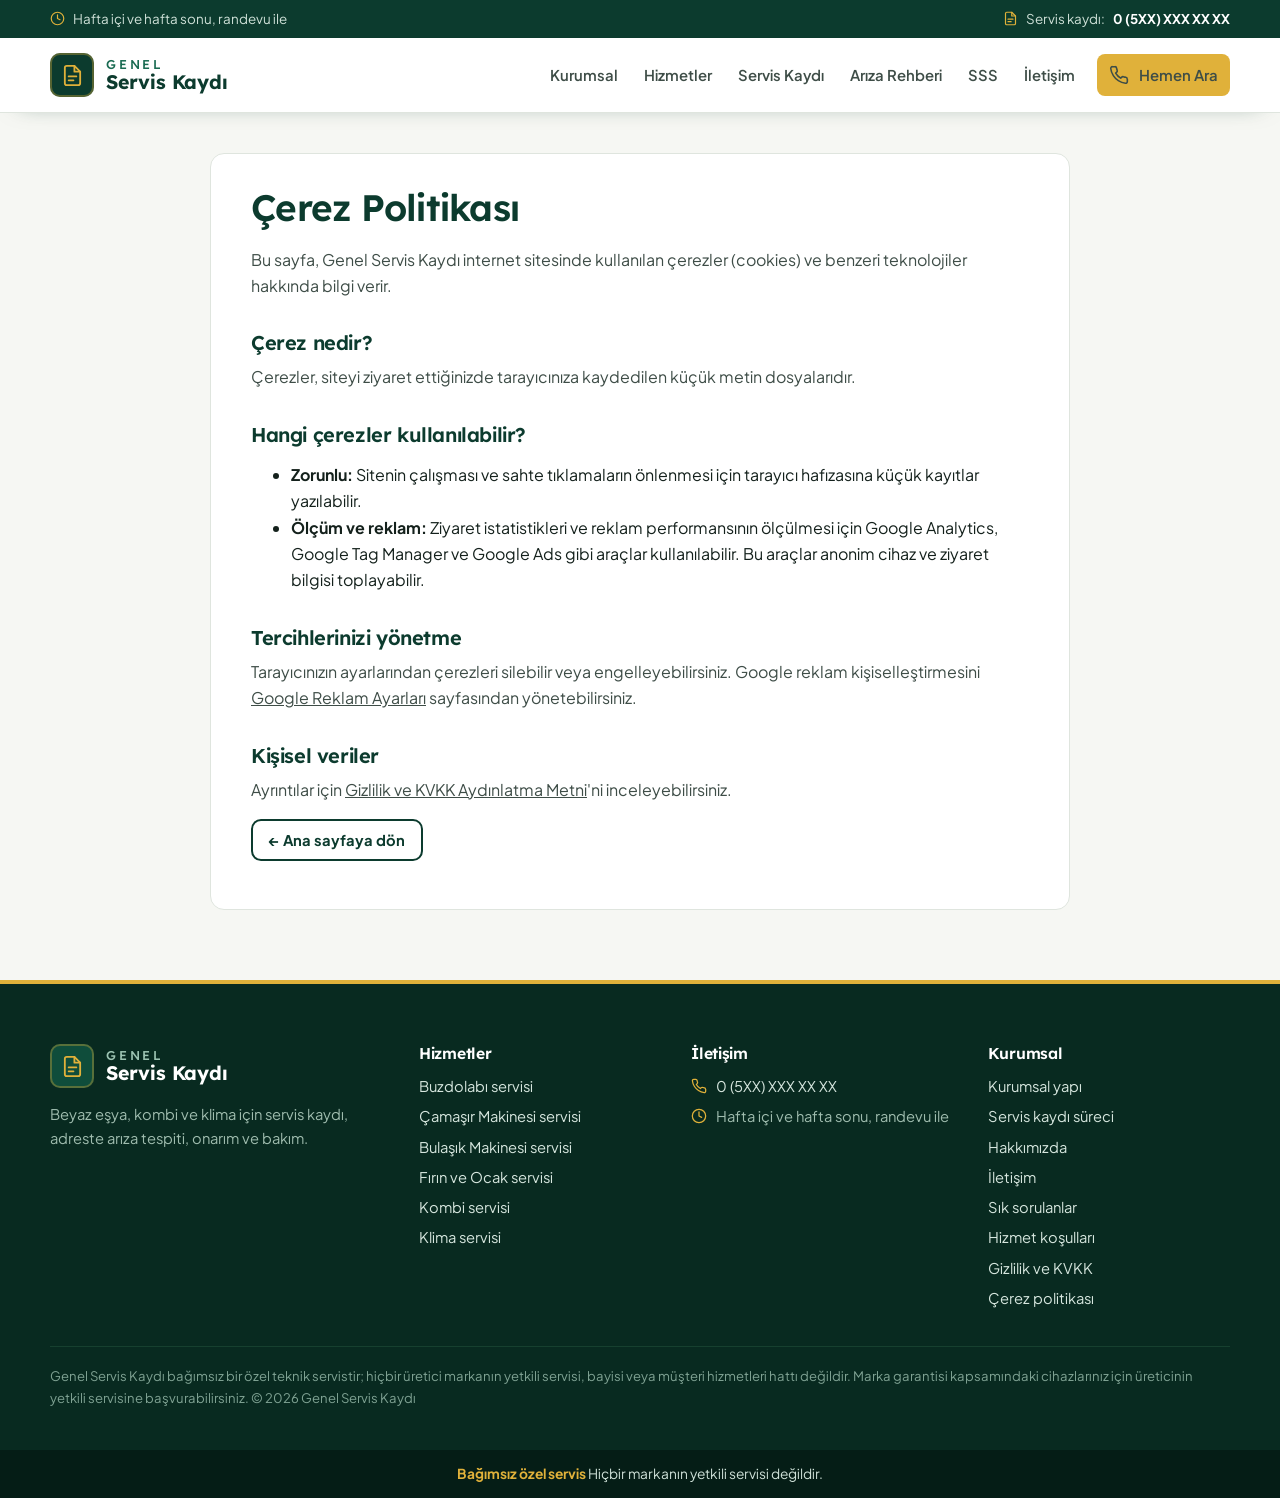
<file: cerez-politikasi.html>
<!doctype html>
<html lang="tr"><head>
<meta charset="utf-8"><meta name="viewport" content="width=device-width,initial-scale=1,viewport-fit=cover">

<title>Çerez Politikası | Genel Servis Kaydı</title>
<meta name="description" content="Sitede kullanılan çerezler ve tercihlerinizi nasıl yönetebileceğiniz.">
<meta name="robots" content="noindex,nofollow">
<link rel="canonical" href="https://genelserviskaydi.net.tr/cerez-politikasi.html">
<meta name="theme-color" content="#0c3b2e">
<meta property="og:type" content="website"><meta property="og:locale" content="tr_TR"><meta property="og:site_name" content="Genel Servis Kaydı">
<meta property="og:title" content="Çerez Politikası | Genel Servis Kaydı"><meta property="og:description" content="Sitede kullanılan çerezler ve tercihlerinizi nasıl yönetebileceğiniz."><meta property="og:url" content="https://genelserviskaydi.net.tr/cerez-politikasi.html"><meta property="og:image" content="https://genelserviskaydi.net.tr/img/og-kapak-1400.webp">
<meta name="twitter:card" content="summary_large_image">
<link rel="icon" href="favicon.svg" type="image/svg+xml">
<link rel="preconnect" href="https://fonts.googleapis.com"><link rel="preconnect" href="https://fonts.gstatic.com" crossorigin>
<link rel="stylesheet" href="https://fonts.googleapis.com/css2?family=Plus+Jakarta+Sans:wght@400;500;600;700&family=Lexend:wght@500;600;700&display=swap" media="print" onload="this.media='all'"><noscript><link rel="stylesheet" href="https://fonts.googleapis.com/css2?family=Plus+Jakarta+Sans:wght@400;500;600;700&family=Lexend:wght@500;600;700&display=swap"></noscript>
<style>:root{--ink:#14211c;--ink2:#3e4d47;--muted:#6b7a73;--bg:#f6f7f3;--acik:#eef2ec;--line:#dfe5de;--yesil:#0c3b2e;--yesil2:#0f4d3b;--yesil3:#1a6b52;--yesil-soft:#e3efe8;--altin:#e0b13a;--altin2:#c99a22;--wa:#1faa59;--r:14px;--sh:0 14px 34px -18px rgba(12,59,46,.45);--f:'Plus Jakarta Sans',system-ui,-apple-system,'Segoe UI',Roboto,sans-serif;--fh:'Lexend','Plus Jakarta Sans',system-ui,sans-serif}
*{box-sizing:border-box}html{scroll-behavior:smooth;-webkit-text-size-adjust:100%}
body{margin:0;font:400 16px/1.65 var(--f);color:var(--ink);background:var(--bg)}
img,svg{display:block;max-width:100%}a{color:inherit}
h1,h2,h3{font-family:var(--fh);line-height:1.15;margin:0 0 .5em;letter-spacing:-.02em;font-weight:600}
h1{font-size:clamp(2rem,4.8vw,3.2rem)}h2{font-size:clamp(1.55rem,3.2vw,2.25rem)}h3{font-size:1.1rem}
p{margin:0 0 1em}.kap{width:min(1180px,100% - 32px);margin-inline:auto}.dar{width:min(860px,100% - 32px)}
:focus-visible{outline:3px solid var(--altin);outline-offset:3px;border-radius:6px}
/* üst bilgi şeridi (yalnız masaüstü) */
.bilgi{background:var(--yesil);color:#cfe1d8;font-size:.84rem}
.bilgi .kap{display:flex;justify-content:space-between;gap:20px;min-height:38px;align-items:center}
.bilgi span{display:flex;align-items:center;gap:8px}.bilgi svg{width:15px;height:15px;color:var(--altin)}
.bilgi a{color:#fff;font-weight:700;text-decoration:none}
/* başlık */
.ust{position:sticky;top:0;z-index:40;background:#fff;border-bottom:1px solid var(--line);box-shadow:0 8px 24px -20px rgba(12,59,46,.6)}
.ust .kap{display:flex;align-items:center;gap:18px;min-height:74px}
.logo{display:flex;align-items:center;gap:12px;text-decoration:none;color:var(--yesil)}
.logo-isaret{width:44px;height:44px;border-radius:10px;background:var(--yesil);color:var(--altin);display:grid;place-items:center;flex:none;box-shadow:inset 0 0 0 2px rgba(224,177,58,.35)}
.logo-isaret svg{width:23px;height:23px}
.logo-ad{font:500 .8rem/1.1 var(--fh);letter-spacing:.22em;text-transform:uppercase;color:var(--yesil3)}
.logo-ad b{display:block;font:700 1.22rem/1.1 var(--fh);letter-spacing:-.01em;text-transform:none;color:var(--yesil)}
.logo-acik{color:#fff}.logo-acik .logo-ad{color:#9cc3b2}.logo-acik .logo-ad b{color:#fff}.logo-acik .logo-isaret{background:var(--yesil2)}
.menu{margin-left:auto;display:flex;align-items:center;gap:2px}
.menu a{text-decoration:none;font-weight:600;font-size:.93rem;color:var(--ink2);padding:8px 12px;border-radius:8px;position:relative}
.menu a:not(.btn):hover{color:var(--yesil)}
.menu a:not(.btn)::after{content:"";position:absolute;left:12px;right:12px;bottom:3px;height:2px;background:var(--altin);transform:scaleX(0);transition:transform .2s}
.menu a:not(.btn):hover::after{transform:scaleX(1)}
.menu .btn{margin-left:8px}
.menu-ac{display:none;margin-left:auto;background:none;border:1px solid var(--line);border-radius:10px;width:46px;height:46px;cursor:pointer;color:var(--yesil)}
.menu-ac svg{width:24px;height:24px;margin:auto}
/* düğmeler */
.btn{display:inline-flex;align-items:center;justify-content:center;gap:10px;min-height:52px;padding:0 24px;border-radius:10px;font:700 1rem var(--f);text-decoration:none;border:0;cursor:pointer;transition:transform .15s,background .15s}
.btn svg{width:20px;height:20px;flex:none}.btn:active{transform:translateY(1px)}
.btn-ara{background:var(--altin);color:#231a00}.btn-ara:hover{background:var(--altin2)}
.btn-wa{background:var(--wa);color:#fff}.btn-wa:hover{background:#178f4a}
.btn-cizgi{background:transparent;color:var(--yesil);border:2px solid var(--yesil)}
.btn-kucuk{min-height:42px;padding:0 16px;font-size:.92rem}
.dugmeler{display:flex;flex-wrap:wrap;gap:12px}
.etiket{display:inline-block;font:600 .74rem var(--f);letter-spacing:.14em;text-transform:uppercase;color:var(--altin);margin-bottom:14px;padding-left:34px;position:relative}
.etiket::before{content:"";position:absolute;left:0;top:50%;width:24px;height:2px;background:currentColor}
.etiket.koyu{color:var(--yesil3)}
/* 1 — hero + kayıt formu */
.hero{position:relative;background:var(--yesil);color:#fff;overflow:hidden;padding:64px 0 72px}
.hero::before{content:"";position:absolute;inset:0;background:radial-gradient(700px 400px at 90% 10%,rgba(26,107,82,.7),transparent 70%),repeating-linear-gradient(135deg,rgba(255,255,255,.03) 0 2px,transparent 2px 22px)}
.hero-arka{position:absolute;inset:0}.hero-arka img{width:100%;height:100%;object-fit:cover;object-position:60% 40%}
.hero.foto .hero-arka::after{content:"";position:absolute;inset:0;background:linear-gradient(90deg,rgba(9,44,34,.95) 0,rgba(9,44,34,.82) 40%,rgba(9,44,34,.45) 100%)}
.hero-izgara{position:relative;z-index:1;display:grid;grid-template-columns:1.1fr .9fr;gap:48px;align-items:center}
.hero h1{color:#fff}.hero h1 span{color:var(--altin)}
.hero .giris{font-size:1.1rem;color:#d3e3db;max-width:34em}
.hero-liste{list-style:none;padding:0;margin:0 0 26px;display:grid;gap:9px}
.hero-liste li{display:flex;align-items:center;gap:10px;font-weight:600}
.hero-liste svg{width:22px;height:22px;padding:4px;border-radius:50%;background:var(--altin);color:var(--yesil);flex:none}
.hero-tel{display:inline-flex;align-items:center;gap:14px;background:rgba(255,255,255,.08);border:1px solid rgba(255,255,255,.18);border-radius:var(--r);padding:12px 18px 12px 12px}
.ht-ikon{width:48px;height:48px;border-radius:10px;background:var(--altin);color:var(--yesil);display:grid;place-items:center}.ht-ikon svg{width:24px;height:24px}
.hero-tel small{display:block;font-size:.74rem;letter-spacing:.1em;text-transform:uppercase;color:#a9c7b9;font-weight:600}
.hero-tel a{font:700 1.45rem var(--fh);color:#fff;text-decoration:none}
.kayit-form{background:#fff;color:var(--ink);border-radius:18px;padding:26px;box-shadow:0 30px 60px -30px rgba(0,0,0,.6);border-top:5px solid var(--altin)}
.kf-bas{display:flex;gap:14px;align-items:center;margin-bottom:16px}
.kf-ikon{width:50px;height:50px;border-radius:12px;background:var(--yesil-soft);color:var(--yesil);display:grid;place-items:center;flex:none}.kf-ikon svg{width:26px;height:26px}
.kf-bas h2{font-size:1.35rem;margin:0;color:var(--yesil)}.kf-bas p{margin:0;color:var(--muted);font-size:.9rem}
.kf-izgara{display:grid;grid-template-columns:1fr 1fr;gap:0 12px}.kf-izgara .tam{grid-column:1/-1}
.kayit-form label{display:block;font-weight:700;font-size:.85rem;margin:10px 0 5px;color:var(--ink2)}
.kayit-form input,.kayit-form select{width:100%;font:inherit;font-size:16px;padding:12px 13px;border:1.5px solid var(--line);border-radius:10px;background:#fafbf8;color:var(--ink)}
.kayit-form input:focus,.kayit-form select:focus{border-color:var(--yesil3);outline:none;background:#fff}
.kayit-form .btn{width:100%;margin-top:18px}
.kvkk{font-size:.78rem;color:var(--muted);margin:10px 0 0}
.bal{position:absolute;left:-9999px;width:1px;height:1px;overflow:hidden}
/* bölümler */
.bolum{padding:90px 0}.bolum.acik{background:var(--acik)}
.bolum.yesil{background:linear-gradient(160deg,var(--yesil),#082a20);color:#dbe8e1}.bolum.yesil h2,.bolum.yesil h3{color:#fff}.bolum.yesil .bas p{color:#a9c7b9}
.bas{max-width:680px;margin-bottom:40px}.bas p{color:var(--muted);font-size:1.05rem}.bas h2{color:var(--yesil)}
.bas-p{color:var(--muted);font-size:1.05rem}
/* 2 — kurumsal yapı */
.kurumsal{display:grid;grid-template-columns:.95fr 1.05fr;gap:56px;align-items:center}
.kurumsal h2{color:var(--yesil)}
.kur-gorsel{position:relative;border-radius:18px;overflow:visible}
.kur-gorsel>img{filter:saturate(.9) contrast(1.03)}.kur-gorsel::after{content:"";position:absolute;inset:0;border-radius:18px;background:linear-gradient(90deg,rgba(9,44,34,.55) 0,rgba(9,44,34,.3) 45%,rgba(9,44,34,.12) 100%);pointer-events:none}.kur-rozet{z-index:1}.kur-gorsel>img,.kur-gorsel>.yt{border-radius:18px;aspect-ratio:4/4.4;object-fit:cover;width:100%;height:auto}
.kur-gorsel::before{content:"";position:absolute;inset:18px -18px -18px 18px;border:2px solid var(--altin);border-radius:18px;z-index:-1}
.kur-rozet{position:absolute;left:-14px;bottom:28px;background:var(--yesil);color:#fff;border-radius:12px;padding:14px 16px;display:flex;gap:12px;align-items:center;max-width:290px;box-shadow:var(--sh);font-size:.85rem;color:#cfe1d8}
.kur-rozet b{display:block;color:#fff;font-size:.98rem}.kur-rozet svg{width:34px;height:34px;color:var(--altin);flex:none}
.yt{display:grid;place-items:center;align-content:center;gap:10px;background:linear-gradient(150deg,var(--yesil-soft),#cfe2d7);color:var(--yesil3);font-weight:700}
.yt svg{width:56px;height:56px}
.yapi{list-style:none;padding:0;margin:26px 0 0;display:grid;gap:4px}
.yapi li{display:grid;grid-template-columns:54px 1fr;gap:16px;padding:16px 0;border-top:1px solid var(--line)}
.yapi li:last-child{border-bottom:1px solid var(--line)}
.y-no{font:700 1.6rem var(--fh);color:var(--altin2);line-height:1}
.yapi h3{display:flex;align-items:center;gap:9px;margin:0 0 4px;color:var(--yesil)}.yapi h3 svg{width:20px;height:20px;color:var(--yesil3)}
.yapi p{margin:0;color:var(--ink2);font-size:.95rem}
/* 3 — hizmetler */
.hizmetler{display:grid;grid-template-columns:repeat(3,1fr);gap:22px}
.hizmet{background:#fff;border-radius:var(--r);overflow:hidden;box-shadow:0 1px 0 var(--line),0 12px 30px -24px rgba(12,59,46,.5);display:flex;flex-direction:column;transition:transform .2s,box-shadow .2s}
.hizmet:hover{transform:translateY(-3px);box-shadow:var(--sh)}
.h-foto{position:relative;aspect-ratio:16/10;border-bottom:3px solid var(--altin)}.h-foto img,.h-foto .yt{width:100%;height:100%;object-fit:cover}.h-foto img{filter:saturate(.88) contrast(1.04)}.h-foto::after{content:"";position:absolute;inset:0;background:linear-gradient(0deg,rgba(9,44,34,.85) 0,rgba(9,44,34,.45) 40%,rgba(9,44,34,.08) 100%);pointer-events:none;transition:opacity .25s}.hizmet:hover .h-foto::after{opacity:.55}.h-etiket{position:absolute;left:14px;top:14px;z-index:1;background:rgba(12,59,46,.86);color:#fff;font:600 .72rem/1 var(--fh);letter-spacing:.06em;text-transform:uppercase;padding:7px 10px;border-radius:6px;border-left:3px solid var(--altin)}.h-ikon{z-index:1}
.h-ikon{position:absolute;left:18px;bottom:-22px;width:48px;height:48px;border-radius:12px;background:var(--yesil);color:var(--altin);display:grid;place-items:center;box-shadow:0 0 0 4px #fff}.h-ikon svg{width:24px;height:24px}
.h-ic{padding:34px 20px 20px;display:flex;flex-direction:column;flex:1}
.h-ic h3{color:var(--yesil)}.h-ic p{color:var(--ink2);font-size:.95rem;flex:1}
.h-ic a{display:inline-flex;align-items:center;gap:6px;font-weight:700;color:var(--yesil3);text-decoration:none;font-size:.93rem}.h-ic a svg{width:16px;height:16px;transition:transform .2s}.h-ic a:hover svg{transform:translateX(3px)}
/* 4 — süreç */
.adimlar{list-style:none;padding:0;margin:0;display:grid;grid-template-columns:repeat(4,1fr);gap:0;position:relative}
.adimlar::before{content:"";position:absolute;left:28px;right:28px;top:27px;height:2px;background:repeating-linear-gradient(90deg,var(--altin) 0 8px,transparent 8px 16px)}
.adimlar li{position:relative;padding-right:20px}
.a-no{position:relative;display:grid;place-items:center;width:56px;height:56px;border-radius:50%;background:var(--altin);color:var(--yesil);font:700 1.3rem var(--fh);margin-bottom:16px;box-shadow:0 0 0 6px rgba(224,177,58,.18)}
.adimlar p{color:#b9d2c6;font-size:.95rem;margin:0}
.ilkeler{margin-top:56px;display:grid;grid-template-columns:repeat(2,1fr);gap:16px}
.ilke{display:flex;gap:16px;background:rgba(255,255,255,.05);border:1px solid rgba(255,255,255,.1);border-radius:var(--r);padding:20px}
.ilke svg{width:42px;height:42px;padding:9px;border-radius:10px;background:rgba(224,177,58,.15);color:var(--altin);flex:none}
.ilke h3{margin-bottom:4px}.ilke p{margin:0;color:#b9d2c6;font-size:.93rem}
/* 5-6 — rehber ve SSS */
.iki-kolon{display:grid;grid-template-columns:.8fr 1.2fr;gap:48px;align-items:start}
.iki-kolon .bas{position:sticky;top:110px;margin:0}
.akordeon details{background:#fff;border:1px solid var(--line);border-radius:12px;margin-bottom:10px;overflow:hidden}
.bolum.acik .akordeon details{border-color:#d5ddd3}
.akordeon summary{cursor:pointer;list-style:none;padding:17px 54px 17px 20px;font:600 1.02rem var(--fh);color:var(--yesil);position:relative}
.akordeon summary::-webkit-details-marker{display:none}
.akordeon summary::after{content:"+";position:absolute;right:16px;top:50%;transform:translateY(-50%);width:28px;height:28px;border-radius:8px;background:var(--yesil-soft);color:var(--yesil);display:grid;place-items:center;font:600 1.2rem/1 var(--f)}
.akordeon details[open] summary::after{content:"–";background:var(--altin)}
.akordeon details[open]{border-left:4px solid var(--altin)}
.akordeon details p{padding:0 20px 18px;margin:0;color:var(--ink2)}
.uyari-kutu{margin-top:18px;padding:14px 16px;border-radius:12px;background:#fff7e3;border:1px solid #f0dca6;color:#6a4d05;font-size:.92rem}
/* 7 — iletişim */
.iletisim-kutu{display:grid;grid-template-columns:1.2fr .8fr;gap:0;border-radius:20px;overflow:hidden;box-shadow:var(--sh)}
.ik-sol{background:var(--yesil);color:#d3e3db;padding:44px}
.ik-sol h2{color:#fff}
.firma{background:#fff;padding:36px;font-size:.95rem}
.firma h3{color:var(--yesil);margin-bottom:14px}
.firma dl{margin:0;display:grid;grid-template-columns:auto 1fr;gap:9px 16px}.firma dt{font-weight:700;color:var(--yesil)}.firma dd{margin:0;color:var(--ink2)}
/* alt */
footer{background:#082a20;color:#9fbcae;padding:60px 0 0;font-size:.92rem;border-top:4px solid var(--altin)}
.alt-izgara{display:grid;grid-template-columns:1.4fr 1fr 1.1fr 1fr;gap:30px}
footer .logo{margin-bottom:14px}
footer h3{color:#fff;font-size:.98rem;margin-bottom:12px}footer ul{list-style:none;padding:0;margin:0}footer li{margin:6px 0}
footer a{color:#d6e6de;text-decoration:none}footer a:hover{color:var(--altin)}
.ik-liste li{display:flex;gap:9px;align-items:center}.ik-liste svg{width:16px;height:16px;color:var(--altin);flex:none}
.yasal{grid-column:1/-1;border-top:1px solid #16402f;padding-top:18px;font-size:.82rem;color:#7fa293}
.serit{background:#051d16;color:#cfe1d8;font-size:.86rem;text-align:center;padding:13px 16px;margin-top:28px}
.serit b{color:var(--altin)}
/* sabit mobil çubuk */
.yapiskan{position:fixed;left:0;right:0;bottom:0;z-index:50;display:none;gap:10px;padding:10px 12px calc(10px + env(safe-area-inset-bottom));background:rgba(255,255,255,.97);border-top:1px solid var(--line);box-shadow:0 -8px 24px -12px rgba(0,0,0,.25)}
.yapiskan .btn{flex:1;min-height:50px;padding:0 10px}
/* alt sayfalar */
.metin{background:#fff;border:1px solid var(--line);border-radius:var(--r);padding:32px clamp(18px,4vw,40px);margin:40px auto 70px}
.metin h1{font-size:clamp(1.7rem,4vw,2.3rem);color:var(--yesil)}.metin h2{font-size:1.25rem;margin-top:1.6em;color:var(--yesil)}.metin p{color:var(--ink2)}
@media (max-width:1080px){.menu a{padding:8px 9px;font-size:.9rem}}
@media (max-width:1020px){.hero-izgara{grid-template-columns:1fr;gap:34px}.kurumsal{grid-template-columns:1fr;gap:44px}.kur-gorsel{max-width:520px}.hizmetler{grid-template-columns:repeat(2,1fr)}.adimlar{grid-template-columns:repeat(2,1fr);gap:28px}.adimlar::before{display:none}.iki-kolon{grid-template-columns:1fr;gap:24px}.iki-kolon .bas{position:static}.iletisim-kutu{grid-template-columns:1fr}.alt-izgara{grid-template-columns:1fr 1fr}}
@media (max-width:900px){.bilgi{display:none}.menu-ac{display:block}.menu{display:none;position:absolute;top:100%;left:0;right:0;flex-direction:column;align-items:stretch;background:#fff;border-bottom:1px solid var(--line);padding:10px 16px 16px;gap:2px;box-shadow:var(--sh)}.menu.acik{display:flex}.menu a{padding:13px 12px;font-size:1rem}.menu a:not(.btn)::after{display:none}.menu .btn{margin:8px 0 0}.yapiskan{display:flex}footer .serit{padding-bottom:calc(86px + env(safe-area-inset-bottom))}}
@media (max-width:640px){.bolum{padding:62px 0}.hero{padding:36px 0 44px}.hero.foto .hero-arka::after{background:linear-gradient(180deg,rgba(9,44,34,.9),rgba(9,44,34,.96))}.kf-izgara{grid-template-columns:1fr}.kayit-form{padding:20px}.hizmetler,.adimlar,.ilkeler{grid-template-columns:1fr}.ik-sol,.firma{padding:26px 22px}.alt-izgara{grid-template-columns:1fr}.kur-gorsel::before{inset:12px -8px -12px 12px}.kur-rozet{left:10px;right:10px;bottom:-24px;max-width:none}.hero-tel a{font-size:1.25rem}.serit{font-size:.78rem}}
@media (prefers-reduced-motion:reduce){html{scroll-behavior:auto}*{transition:none!important}}
</style>

</head><body><div class="bilgi"><div class="kap"><span><svg viewBox="0 0 24 24" fill="none" stroke="currentColor" stroke-width="1.9" stroke-linecap="round" stroke-linejoin="round" aria-hidden="true"><circle cx="12" cy="12" r="10"/><path d="M12 6v6l4 2"/></svg>Hafta içi ve hafta sonu, randevu ile</span><span><svg viewBox="0 0 24 24" fill="none" stroke="currentColor" stroke-width="1.9" stroke-linecap="round" stroke-linejoin="round" aria-hidden="true"><path d="M14 2H6a2 2 0 0 0-2 2v16a2 2 0 0 0 2 2h12a2 2 0 0 0 2-2V8z"/><path d="M14 2v6h6M8 13h8M8 17h5"/></svg>Servis kaydı: <a href="#kayit" data-olay="arama_tiklama" data-konum="bilgi">0 (5XX) XXX XX XX</a></span></div></div>
<header class="ust"><div class="kap">
<a class="logo" href="./" aria-label="Genel Servis Kaydı ana sayfa"><span class="logo-isaret"><svg viewBox="0 0 24 24" fill="none" stroke="currentColor" stroke-width="1.9" stroke-linecap="round" stroke-linejoin="round" aria-hidden="true"><path d="M14 2H6a2 2 0 0 0-2 2v16a2 2 0 0 0 2 2h12a2 2 0 0 0 2-2V8z"/><path d="M14 2v6h6M8 13h8M8 17h5"/></svg></span><span class="logo-ad">Genel<b>Servis Kaydı</b></span></a>
<button class="menu-ac" type="button" aria-label="Menüyü aç" aria-expanded="false" aria-controls="menu"><svg viewBox="0 0 24 24" fill="none" stroke="currentColor" stroke-width="1.9" stroke-linecap="round" stroke-linejoin="round" aria-hidden="true"><path d="M4 7h16M4 12h16M4 17h16"/></svg></button>
<nav class="menu" id="menu" aria-label="Ana menü">
<a href="./#kurumsal">Kurumsal</a><a href="./#hizmetler">Hizmetler</a><a href="./#surec">Servis Kaydı</a><a href="./#rehber">Arıza Rehberi</a><a href="./#sss">SSS</a><a href="./#iletisim">İletişim</a>
<a class="btn btn-ara btn-kucuk" href="#kayit" data-olay="arama_tiklama" data-konum="menu"><svg viewBox="0 0 24 24" fill="none" stroke="currentColor" stroke-width="1.9" stroke-linecap="round" stroke-linejoin="round" aria-hidden="true"><path d="M22 16.9v3a2 2 0 0 1-2.2 2 19.8 19.8 0 0 1-8.6-3.1 19.5 19.5 0 0 1-6-6A19.8 19.8 0 0 1 2.1 4.2 2 2 0 0 1 4.1 2h3a2 2 0 0 1 2 1.7c.1.9.4 1.8.7 2.7a2 2 0 0 1-.5 2.1L8 9.8a16 16 0 0 0 6 6l1.3-1.3a2 2 0 0 1 2.1-.4c.9.3 1.8.6 2.7.7a2 2 0 0 1 1.7 2z"/></svg><span>Hemen Ara</span></a>
</nav></div></header>
<main class="kap dar"><article class="metin">
<h1>Çerez Politikası</h1>

<p>Bu sayfa, Genel Servis Kaydı internet sitesinde kullanılan çerezler (cookies) ve benzeri teknolojiler hakkında bilgi verir.</p>
<h2>Çerez nedir?</h2><p>Çerezler, siteyi ziyaret ettiğinizde tarayıcınıza kaydedilen küçük metin dosyalarıdır.</p>
<h2>Hangi çerezler kullanılabilir?</h2>
<ul><li><b>Zorunlu:</b> Sitenin çalışması ve sahte tıklamaların önlenmesi için tarayıcı hafızasına küçük kayıtlar yazılabilir.</li>
<li><b>Ölçüm ve reklam:</b> Ziyaret istatistikleri ve reklam performansının ölçülmesi için Google Analytics, Google Tag Manager ve Google Ads gibi araçlar kullanılabilir. Bu araçlar anonim cihaz ve ziyaret bilgisi toplayabilir.</li></ul>
<h2>Tercihlerinizi yönetme</h2><p>Tarayıcınızın ayarlarından çerezleri silebilir veya engelleyebilirsiniz. Google reklam kişiselleştirmesini <a href="https://adssettings.google.com" target="_blank" rel="noopener">Google Reklam Ayarları</a> sayfasından yönetebilirsiniz.</p>
<h2>Kişisel veriler</h2><p>Ayrıntılar için <a href="gizlilik.html">Gizlilik ve KVKK Aydınlatma Metni</a>'ni inceleyebilirsiniz.</p>
<p><a class="btn btn-cizgi btn-kucuk" href="./">← Ana sayfaya dön</a></p>
</article></main><footer><div class="kap alt-izgara">
<div><a class="logo logo-acik" href="./"><span class="logo-isaret"><svg viewBox="0 0 24 24" fill="none" stroke="currentColor" stroke-width="1.9" stroke-linecap="round" stroke-linejoin="round" aria-hidden="true"><path d="M14 2H6a2 2 0 0 0-2 2v16a2 2 0 0 0 2 2h12a2 2 0 0 0 2-2V8z"/><path d="M14 2v6h6M8 13h8M8 17h5"/></svg></span><span class="logo-ad">Genel<b>Servis Kaydı</b></span></a>
<p>Beyaz eşya, kombi ve klima için servis kaydı, adreste arıza tespiti, onarım ve bakım.</p></div>
<div><h3>Hizmetler</h3><ul><li><a href="./#hizmetler">Buzdolabı servisi</a></li><li><a href="./#hizmetler">Çamaşır Makinesi servisi</a></li><li><a href="./#hizmetler">Bulaşık Makinesi servisi</a></li><li><a href="./#hizmetler">Fırın ve Ocak servisi</a></li><li><a href="./#hizmetler">Kombi servisi</a></li><li><a href="./#hizmetler">Klima servisi</a></li></ul></div>
<div><h3>İletişim</h3><ul class="ik-liste"><li><svg viewBox="0 0 24 24" fill="none" stroke="currentColor" stroke-width="1.9" stroke-linecap="round" stroke-linejoin="round" aria-hidden="true"><path d="M22 16.9v3a2 2 0 0 1-2.2 2 19.8 19.8 0 0 1-8.6-3.1 19.5 19.5 0 0 1-6-6A19.8 19.8 0 0 1 2.1 4.2 2 2 0 0 1 4.1 2h3a2 2 0 0 1 2 1.7c.1.9.4 1.8.7 2.7a2 2 0 0 1-.5 2.1L8 9.8a16 16 0 0 0 6 6l1.3-1.3a2 2 0 0 1 2.1-.4c.9.3 1.8.6 2.7.7a2 2 0 0 1 1.7 2z"/></svg><a href="#kayit" data-olay="arama_tiklama" data-konum="alt">0 (5XX) XXX XX XX</a></li><li><svg viewBox="0 0 24 24" fill="none" stroke="currentColor" stroke-width="1.9" stroke-linecap="round" stroke-linejoin="round" aria-hidden="true"><circle cx="12" cy="12" r="10"/><path d="M12 6v6l4 2"/></svg>Hafta içi ve hafta sonu, randevu ile</li></ul></div>
<div><h3>Kurumsal</h3><ul><li><a href="./#kurumsal">Kurumsal yapı</a></li><li><a href="./#surec">Servis kaydı süreci</a></li><li><a href="hakkimizda.html">Hakkımızda</a></li><li><a href="iletisim.html">İletişim</a></li><li><a href="./#sss">Sık sorulanlar</a></li><li><a href="hizmet-kosullari.html">Hizmet koşulları</a></li><li><a href="gizlilik.html">Gizlilik ve KVKK</a></li><li><a href="cerez-politikasi.html">Çerez politikası</a></li></ul></div>
<p class="yasal">Genel Servis Kaydı bağımsız bir özel teknik servistir; hiçbir üretici markanın yetkili servisi, bayisi veya müşteri hizmetleri hattı değildir.
Marka garantisi kapsamındaki cihazlarınız için üreticinin yetkili servisine başvurabilirsiniz. © <span id="yil">2026</span> Genel Servis Kaydı</p>
</div>
<div class="serit" role="note"><b>Bağımsız özel servis</b> Hiçbir markanın yetkili servisi değildir.</div></footer><div class="yapiskan"><a class="btn btn-ara" href="#kayit" data-olay="arama_tiklama" data-konum="mobil"><svg viewBox="0 0 24 24" fill="none" stroke="currentColor" stroke-width="1.9" stroke-linecap="round" stroke-linejoin="round" aria-hidden="true"><path d="M22 16.9v3a2 2 0 0 1-2.2 2 19.8 19.8 0 0 1-8.6-3.1 19.5 19.5 0 0 1-6-6A19.8 19.8 0 0 1 2.1 4.2 2 2 0 0 1 4.1 2h3a2 2 0 0 1 2 1.7c.1.9.4 1.8.7 2.7a2 2 0 0 1-.5 2.1L8 9.8a16 16 0 0 0 6 6l1.3-1.3a2 2 0 0 1 2.1-.4c.9.3 1.8.6 2.7.7a2 2 0 0 1 1.7 2z"/></svg><span>Hemen Ara</span></a><a class="btn btn-wa" href="#kayit"><svg viewBox="0 0 24 24" fill="currentColor" aria-hidden="true"><path d="M12 2a10 10 0 0 0-8.6 15.1L2 22l5-1.3A10 10 0 1 0 12 2zm0 18.2a8.2 8.2 0 0 1-4.2-1.2l-.3-.2-3 .8.8-2.9-.2-.3A8.2 8.2 0 1 1 12 20.2zm4.5-6.1c-.2-.1-1.5-.7-1.7-.8s-.4-.1-.6.1-.7.8-.8 1-.3.2-.6.1a6.7 6.7 0 0 1-3.3-2.9c-.2-.4.2-.4.7-1.3.1-.2 0-.3 0-.4l-.8-1.8c-.2-.5-.4-.4-.6-.4h-.5a1 1 0 0 0-.7.3 3 3 0 0 0-.9 2.2 5.2 5.2 0 0 0 1.1 2.7 11.8 11.8 0 0 0 4.5 4c1.7.7 2.3.8 3.2.6a2.7 2.7 0 0 0 1.8-1.2 2.2 2.2 0 0 0 .1-1.3c0-.1-.2-.2-.5-.3z"/></svg><span>WhatsApp</span></a></div><script>(function(){
var d=document,w=window;
/* menü */
var b=d.querySelector('.menu-ac'),m=d.getElementById('menu');
if(b&&m){b.addEventListener('click',function(){var a=m.classList.toggle('acik');b.setAttribute('aria-expanded',a)});
m.querySelectorAll('a').forEach(function(x){x.addEventListener('click',function(){m.classList.remove('acik');b.setAttribute('aria-expanded','false')})});}
var y=d.getElementById('yil');if(y)y.textContent=new Date().getFullYear();

/* bot işareti: görünmez tuzağa dokunan cihaz bir daha dönüşüm göndermez */
function bot(){try{return localStorage.getItem('cf_trap')==='1'}catch(e){return false}}
w.__cfTrap=function(e){e.preventDefault();try{localStorage.setItem('cf_trap','1')}catch(x){}
 (w.dataLayer=w.dataLayer||[]).push({event:'bot_tuzak'});return false};

/* dönüşüm olayları: yalnız gerçek düğmeler (data-olay). GTM'de "Özel etkinlik" tetikleyicisi kullanın:
   arama_tiklama, whatsapp_tiklama, form_gonderim. tel:/wa.me "Bağlantı tıklaması" tetikleyicisi KULLANMAYIN (tuzak linkleri de eşleşir). */
d.addEventListener('click',function(e){var a=e.target.closest&&e.target.closest('[data-olay]');if(!a)return;
 if(/^#/.test(a.getAttribute('href')||'')){return}
 if(!bot()){(w.dataLayer=w.dataLayer||[]).push({event:a.getAttribute('data-olay'),konum:a.getAttribute('data-konum')||''})}
 w.__gtmY&&w.__gtmY()},true);

/* WhatsApp servis formu: bal küpü + süre kontrolü */
var f=d.getElementById('servis-formu');
if(f){var t0=Date.now();
 f.addEventListener('submit',function(e){e.preventDefault();
  var g=function(n){var el=f.elements[n];return el?String(el.value||'').trim():''};
  var no=f.getAttribute('data-wa');
  if(g('web_sitesi')||Date.now()-t0<2500){try{localStorage.setItem('cf_trap','1')}catch(x){}return}
  if(!g('ad')||!g('cihaz')){f.querySelector('[name=ad]').focus();return}
  var msg='Merhaba, servis talebim var.\nAd: '+g('ad')+'\nCihaz: '+g('cihaz')+(g('ariza')?'\nArıza: '+g('ariza'):'')+(g('semt')?'\nSemt: '+g('semt'):'');
  if(!bot()){(w.dataLayer=w.dataLayer||[]).push({event:'form_gonderim',cihaz:g('cihaz')})}
  w.__gtmY&&w.__gtmY();
  if(!no){alert('Telefon numarası henüz eklenmedi.');return}
  w.open('https://wa.me/'+no+'?text='+encodeURIComponent(msg),'_blank','noopener');
 });}
})();
</script>
</body></html>
</file>
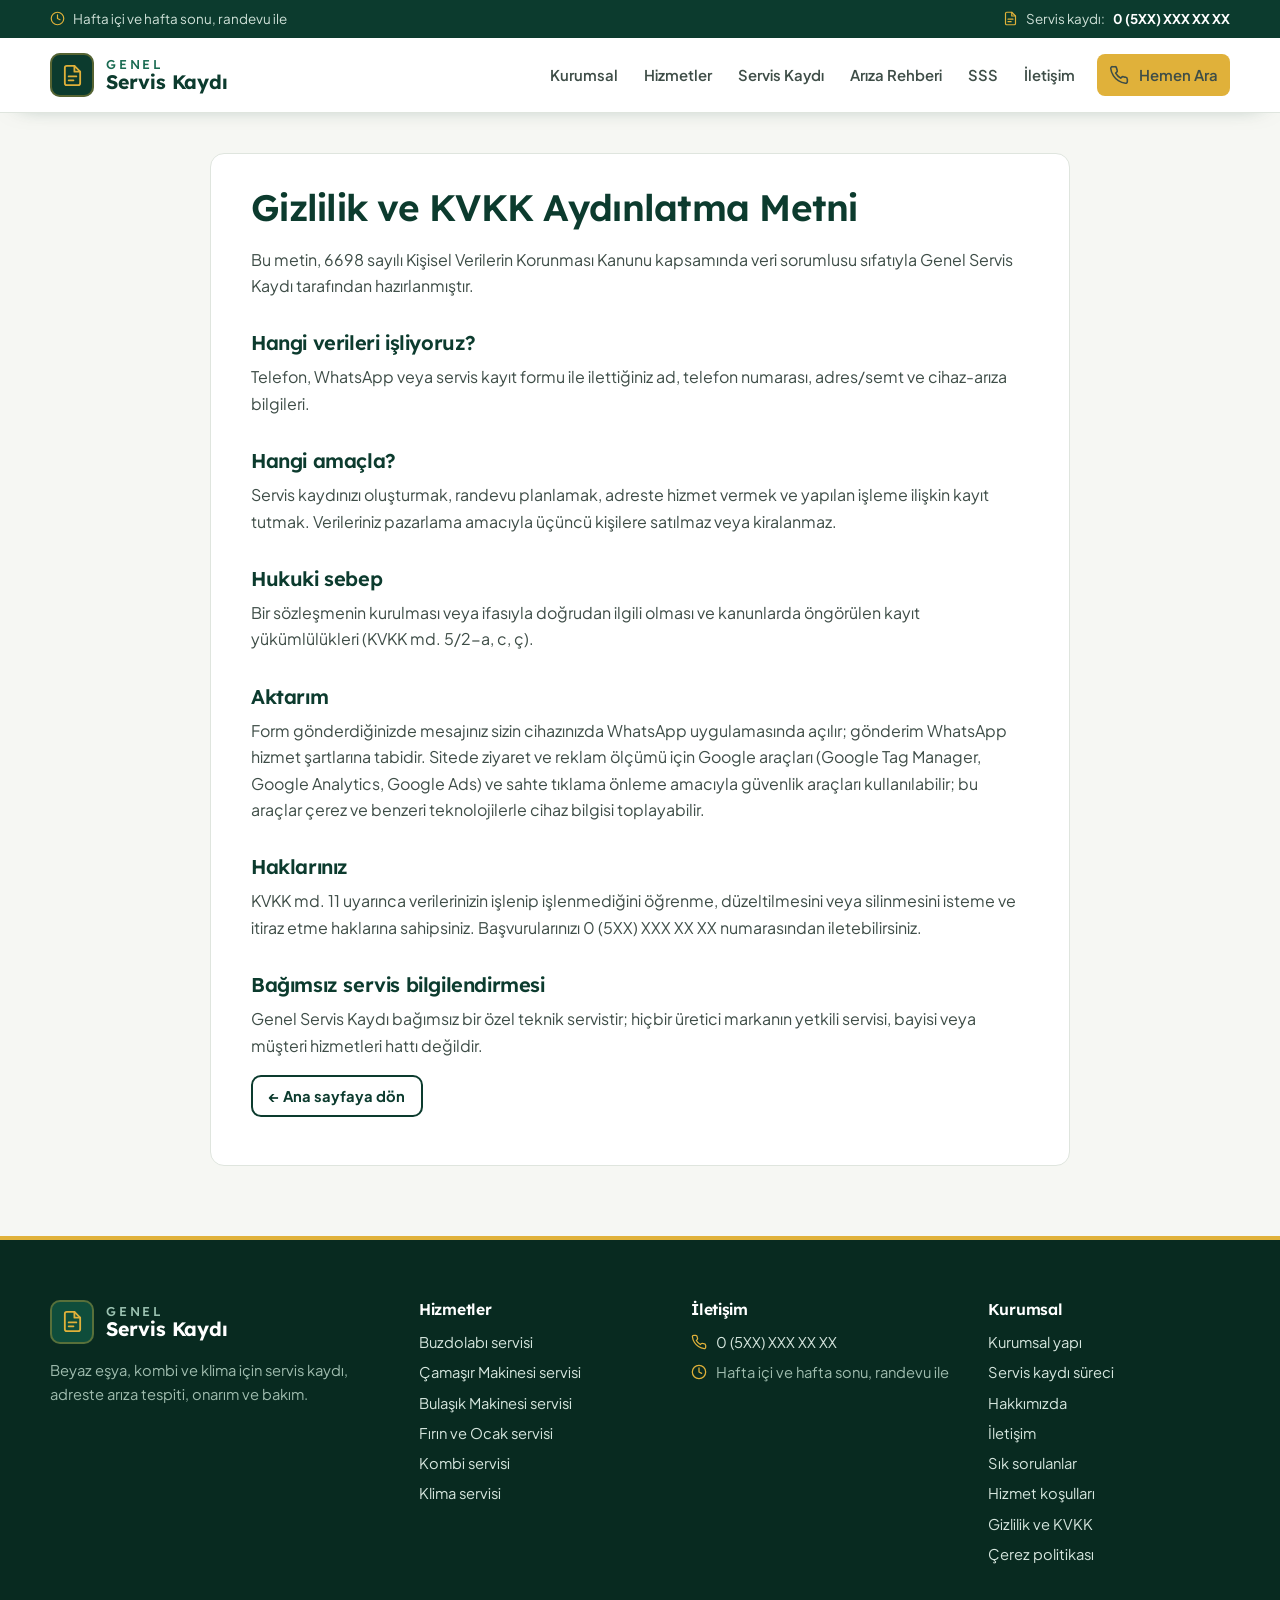
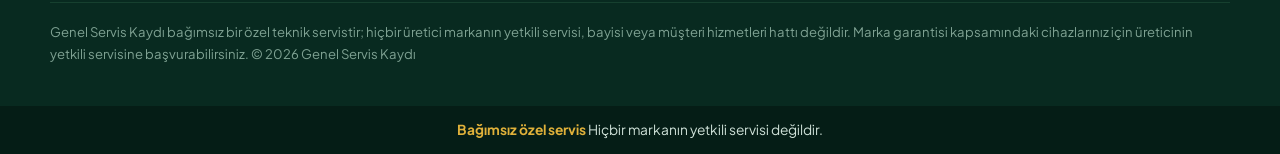
<file: gizlilik.html>
<!doctype html>
<html lang="tr"><head>
<meta charset="utf-8"><meta name="viewport" content="width=device-width,initial-scale=1,viewport-fit=cover">

<title>Gizlilik ve KVKK Aydınlatma Metni | Genel Servis Kaydı</title>
<meta name="description" content="Kişisel verilerin işlenmesi, çerezler ve haklarınız hakkında bilgilendirme.">
<meta name="robots" content="noindex,nofollow">
<link rel="canonical" href="https://genelserviskaydi.net.tr/gizlilik.html">
<meta name="theme-color" content="#0c3b2e">
<meta property="og:type" content="website"><meta property="og:locale" content="tr_TR"><meta property="og:site_name" content="Genel Servis Kaydı">
<meta property="og:title" content="Gizlilik ve KVKK Aydınlatma Metni | Genel Servis Kaydı"><meta property="og:description" content="Kişisel verilerin işlenmesi, çerezler ve haklarınız hakkında bilgilendirme."><meta property="og:url" content="https://genelserviskaydi.net.tr/gizlilik.html"><meta property="og:image" content="https://genelserviskaydi.net.tr/img/og-kapak-1400.webp">
<meta name="twitter:card" content="summary_large_image">
<link rel="icon" href="favicon.svg" type="image/svg+xml">
<link rel="preconnect" href="https://fonts.googleapis.com"><link rel="preconnect" href="https://fonts.gstatic.com" crossorigin>
<link rel="stylesheet" href="https://fonts.googleapis.com/css2?family=Plus+Jakarta+Sans:wght@400;500;600;700&family=Lexend:wght@500;600;700&display=swap" media="print" onload="this.media='all'"><noscript><link rel="stylesheet" href="https://fonts.googleapis.com/css2?family=Plus+Jakarta+Sans:wght@400;500;600;700&family=Lexend:wght@500;600;700&display=swap"></noscript>
<style>:root{--ink:#14211c;--ink2:#3e4d47;--muted:#6b7a73;--bg:#f6f7f3;--acik:#eef2ec;--line:#dfe5de;--yesil:#0c3b2e;--yesil2:#0f4d3b;--yesil3:#1a6b52;--yesil-soft:#e3efe8;--altin:#e0b13a;--altin2:#c99a22;--wa:#1faa59;--r:14px;--sh:0 14px 34px -18px rgba(12,59,46,.45);--f:'Plus Jakarta Sans',system-ui,-apple-system,'Segoe UI',Roboto,sans-serif;--fh:'Lexend','Plus Jakarta Sans',system-ui,sans-serif}
*{box-sizing:border-box}html{scroll-behavior:smooth;-webkit-text-size-adjust:100%}
body{margin:0;font:400 16px/1.65 var(--f);color:var(--ink);background:var(--bg)}
img,svg{display:block;max-width:100%}a{color:inherit}
h1,h2,h3{font-family:var(--fh);line-height:1.15;margin:0 0 .5em;letter-spacing:-.02em;font-weight:600}
h1{font-size:clamp(2rem,4.8vw,3.2rem)}h2{font-size:clamp(1.55rem,3.2vw,2.25rem)}h3{font-size:1.1rem}
p{margin:0 0 1em}.kap{width:min(1180px,100% - 32px);margin-inline:auto}.dar{width:min(860px,100% - 32px)}
:focus-visible{outline:3px solid var(--altin);outline-offset:3px;border-radius:6px}
/* üst bilgi şeridi (yalnız masaüstü) */
.bilgi{background:var(--yesil);color:#cfe1d8;font-size:.84rem}
.bilgi .kap{display:flex;justify-content:space-between;gap:20px;min-height:38px;align-items:center}
.bilgi span{display:flex;align-items:center;gap:8px}.bilgi svg{width:15px;height:15px;color:var(--altin)}
.bilgi a{color:#fff;font-weight:700;text-decoration:none}
/* başlık */
.ust{position:sticky;top:0;z-index:40;background:#fff;border-bottom:1px solid var(--line);box-shadow:0 8px 24px -20px rgba(12,59,46,.6)}
.ust .kap{display:flex;align-items:center;gap:18px;min-height:74px}
.logo{display:flex;align-items:center;gap:12px;text-decoration:none;color:var(--yesil)}
.logo-isaret{width:44px;height:44px;border-radius:10px;background:var(--yesil);color:var(--altin);display:grid;place-items:center;flex:none;box-shadow:inset 0 0 0 2px rgba(224,177,58,.35)}
.logo-isaret svg{width:23px;height:23px}
.logo-ad{font:500 .8rem/1.1 var(--fh);letter-spacing:.22em;text-transform:uppercase;color:var(--yesil3)}
.logo-ad b{display:block;font:700 1.22rem/1.1 var(--fh);letter-spacing:-.01em;text-transform:none;color:var(--yesil)}
.logo-acik{color:#fff}.logo-acik .logo-ad{color:#9cc3b2}.logo-acik .logo-ad b{color:#fff}.logo-acik .logo-isaret{background:var(--yesil2)}
.menu{margin-left:auto;display:flex;align-items:center;gap:2px}
.menu a{text-decoration:none;font-weight:600;font-size:.93rem;color:var(--ink2);padding:8px 12px;border-radius:8px;position:relative}
.menu a:not(.btn):hover{color:var(--yesil)}
.menu a:not(.btn)::after{content:"";position:absolute;left:12px;right:12px;bottom:3px;height:2px;background:var(--altin);transform:scaleX(0);transition:transform .2s}
.menu a:not(.btn):hover::after{transform:scaleX(1)}
.menu .btn{margin-left:8px}
.menu-ac{display:none;margin-left:auto;background:none;border:1px solid var(--line);border-radius:10px;width:46px;height:46px;cursor:pointer;color:var(--yesil)}
.menu-ac svg{width:24px;height:24px;margin:auto}
/* düğmeler */
.btn{display:inline-flex;align-items:center;justify-content:center;gap:10px;min-height:52px;padding:0 24px;border-radius:10px;font:700 1rem var(--f);text-decoration:none;border:0;cursor:pointer;transition:transform .15s,background .15s}
.btn svg{width:20px;height:20px;flex:none}.btn:active{transform:translateY(1px)}
.btn-ara{background:var(--altin);color:#231a00}.btn-ara:hover{background:var(--altin2)}
.btn-wa{background:var(--wa);color:#fff}.btn-wa:hover{background:#178f4a}
.btn-cizgi{background:transparent;color:var(--yesil);border:2px solid var(--yesil)}
.btn-kucuk{min-height:42px;padding:0 16px;font-size:.92rem}
.dugmeler{display:flex;flex-wrap:wrap;gap:12px}
.etiket{display:inline-block;font:600 .74rem var(--f);letter-spacing:.14em;text-transform:uppercase;color:var(--altin);margin-bottom:14px;padding-left:34px;position:relative}
.etiket::before{content:"";position:absolute;left:0;top:50%;width:24px;height:2px;background:currentColor}
.etiket.koyu{color:var(--yesil3)}
/* 1 — hero + kayıt formu */
.hero{position:relative;background:var(--yesil);color:#fff;overflow:hidden;padding:64px 0 72px}
.hero::before{content:"";position:absolute;inset:0;background:radial-gradient(700px 400px at 90% 10%,rgba(26,107,82,.7),transparent 70%),repeating-linear-gradient(135deg,rgba(255,255,255,.03) 0 2px,transparent 2px 22px)}
.hero-arka{position:absolute;inset:0}.hero-arka img{width:100%;height:100%;object-fit:cover;object-position:60% 40%}
.hero.foto .hero-arka::after{content:"";position:absolute;inset:0;background:linear-gradient(90deg,rgba(9,44,34,.95) 0,rgba(9,44,34,.82) 40%,rgba(9,44,34,.45) 100%)}
.hero-izgara{position:relative;z-index:1;display:grid;grid-template-columns:1.1fr .9fr;gap:48px;align-items:center}
.hero h1{color:#fff}.hero h1 span{color:var(--altin)}
.hero .giris{font-size:1.1rem;color:#d3e3db;max-width:34em}
.hero-liste{list-style:none;padding:0;margin:0 0 26px;display:grid;gap:9px}
.hero-liste li{display:flex;align-items:center;gap:10px;font-weight:600}
.hero-liste svg{width:22px;height:22px;padding:4px;border-radius:50%;background:var(--altin);color:var(--yesil);flex:none}
.hero-tel{display:inline-flex;align-items:center;gap:14px;background:rgba(255,255,255,.08);border:1px solid rgba(255,255,255,.18);border-radius:var(--r);padding:12px 18px 12px 12px}
.ht-ikon{width:48px;height:48px;border-radius:10px;background:var(--altin);color:var(--yesil);display:grid;place-items:center}.ht-ikon svg{width:24px;height:24px}
.hero-tel small{display:block;font-size:.74rem;letter-spacing:.1em;text-transform:uppercase;color:#a9c7b9;font-weight:600}
.hero-tel a{font:700 1.45rem var(--fh);color:#fff;text-decoration:none}
.kayit-form{background:#fff;color:var(--ink);border-radius:18px;padding:26px;box-shadow:0 30px 60px -30px rgba(0,0,0,.6);border-top:5px solid var(--altin)}
.kf-bas{display:flex;gap:14px;align-items:center;margin-bottom:16px}
.kf-ikon{width:50px;height:50px;border-radius:12px;background:var(--yesil-soft);color:var(--yesil);display:grid;place-items:center;flex:none}.kf-ikon svg{width:26px;height:26px}
.kf-bas h2{font-size:1.35rem;margin:0;color:var(--yesil)}.kf-bas p{margin:0;color:var(--muted);font-size:.9rem}
.kf-izgara{display:grid;grid-template-columns:1fr 1fr;gap:0 12px}.kf-izgara .tam{grid-column:1/-1}
.kayit-form label{display:block;font-weight:700;font-size:.85rem;margin:10px 0 5px;color:var(--ink2)}
.kayit-form input,.kayit-form select{width:100%;font:inherit;font-size:16px;padding:12px 13px;border:1.5px solid var(--line);border-radius:10px;background:#fafbf8;color:var(--ink)}
.kayit-form input:focus,.kayit-form select:focus{border-color:var(--yesil3);outline:none;background:#fff}
.kayit-form .btn{width:100%;margin-top:18px}
.kvkk{font-size:.78rem;color:var(--muted);margin:10px 0 0}
.bal{position:absolute;left:-9999px;width:1px;height:1px;overflow:hidden}
/* bölümler */
.bolum{padding:90px 0}.bolum.acik{background:var(--acik)}
.bolum.yesil{background:linear-gradient(160deg,var(--yesil),#082a20);color:#dbe8e1}.bolum.yesil h2,.bolum.yesil h3{color:#fff}.bolum.yesil .bas p{color:#a9c7b9}
.bas{max-width:680px;margin-bottom:40px}.bas p{color:var(--muted);font-size:1.05rem}.bas h2{color:var(--yesil)}
.bas-p{color:var(--muted);font-size:1.05rem}
/* 2 — kurumsal yapı */
.kurumsal{display:grid;grid-template-columns:.95fr 1.05fr;gap:56px;align-items:center}
.kurumsal h2{color:var(--yesil)}
.kur-gorsel{position:relative;border-radius:18px;overflow:visible}
.kur-gorsel>img{filter:saturate(.9) contrast(1.03)}.kur-gorsel::after{content:"";position:absolute;inset:0;border-radius:18px;background:linear-gradient(90deg,rgba(9,44,34,.55) 0,rgba(9,44,34,.3) 45%,rgba(9,44,34,.12) 100%);pointer-events:none}.kur-rozet{z-index:1}.kur-gorsel>img,.kur-gorsel>.yt{border-radius:18px;aspect-ratio:4/4.4;object-fit:cover;width:100%;height:auto}
.kur-gorsel::before{content:"";position:absolute;inset:18px -18px -18px 18px;border:2px solid var(--altin);border-radius:18px;z-index:-1}
.kur-rozet{position:absolute;left:-14px;bottom:28px;background:var(--yesil);color:#fff;border-radius:12px;padding:14px 16px;display:flex;gap:12px;align-items:center;max-width:290px;box-shadow:var(--sh);font-size:.85rem;color:#cfe1d8}
.kur-rozet b{display:block;color:#fff;font-size:.98rem}.kur-rozet svg{width:34px;height:34px;color:var(--altin);flex:none}
.yt{display:grid;place-items:center;align-content:center;gap:10px;background:linear-gradient(150deg,var(--yesil-soft),#cfe2d7);color:var(--yesil3);font-weight:700}
.yt svg{width:56px;height:56px}
.yapi{list-style:none;padding:0;margin:26px 0 0;display:grid;gap:4px}
.yapi li{display:grid;grid-template-columns:54px 1fr;gap:16px;padding:16px 0;border-top:1px solid var(--line)}
.yapi li:last-child{border-bottom:1px solid var(--line)}
.y-no{font:700 1.6rem var(--fh);color:var(--altin2);line-height:1}
.yapi h3{display:flex;align-items:center;gap:9px;margin:0 0 4px;color:var(--yesil)}.yapi h3 svg{width:20px;height:20px;color:var(--yesil3)}
.yapi p{margin:0;color:var(--ink2);font-size:.95rem}
/* 3 — hizmetler */
.hizmetler{display:grid;grid-template-columns:repeat(3,1fr);gap:22px}
.hizmet{background:#fff;border-radius:var(--r);overflow:hidden;box-shadow:0 1px 0 var(--line),0 12px 30px -24px rgba(12,59,46,.5);display:flex;flex-direction:column;transition:transform .2s,box-shadow .2s}
.hizmet:hover{transform:translateY(-3px);box-shadow:var(--sh)}
.h-foto{position:relative;aspect-ratio:16/10;border-bottom:3px solid var(--altin)}.h-foto img,.h-foto .yt{width:100%;height:100%;object-fit:cover}.h-foto img{filter:saturate(.88) contrast(1.04)}.h-foto::after{content:"";position:absolute;inset:0;background:linear-gradient(0deg,rgba(9,44,34,.85) 0,rgba(9,44,34,.45) 40%,rgba(9,44,34,.08) 100%);pointer-events:none;transition:opacity .25s}.hizmet:hover .h-foto::after{opacity:.55}.h-etiket{position:absolute;left:14px;top:14px;z-index:1;background:rgba(12,59,46,.86);color:#fff;font:600 .72rem/1 var(--fh);letter-spacing:.06em;text-transform:uppercase;padding:7px 10px;border-radius:6px;border-left:3px solid var(--altin)}.h-ikon{z-index:1}
.h-ikon{position:absolute;left:18px;bottom:-22px;width:48px;height:48px;border-radius:12px;background:var(--yesil);color:var(--altin);display:grid;place-items:center;box-shadow:0 0 0 4px #fff}.h-ikon svg{width:24px;height:24px}
.h-ic{padding:34px 20px 20px;display:flex;flex-direction:column;flex:1}
.h-ic h3{color:var(--yesil)}.h-ic p{color:var(--ink2);font-size:.95rem;flex:1}
.h-ic a{display:inline-flex;align-items:center;gap:6px;font-weight:700;color:var(--yesil3);text-decoration:none;font-size:.93rem}.h-ic a svg{width:16px;height:16px;transition:transform .2s}.h-ic a:hover svg{transform:translateX(3px)}
/* 4 — süreç */
.adimlar{list-style:none;padding:0;margin:0;display:grid;grid-template-columns:repeat(4,1fr);gap:0;position:relative}
.adimlar::before{content:"";position:absolute;left:28px;right:28px;top:27px;height:2px;background:repeating-linear-gradient(90deg,var(--altin) 0 8px,transparent 8px 16px)}
.adimlar li{position:relative;padding-right:20px}
.a-no{position:relative;display:grid;place-items:center;width:56px;height:56px;border-radius:50%;background:var(--altin);color:var(--yesil);font:700 1.3rem var(--fh);margin-bottom:16px;box-shadow:0 0 0 6px rgba(224,177,58,.18)}
.adimlar p{color:#b9d2c6;font-size:.95rem;margin:0}
.ilkeler{margin-top:56px;display:grid;grid-template-columns:repeat(2,1fr);gap:16px}
.ilke{display:flex;gap:16px;background:rgba(255,255,255,.05);border:1px solid rgba(255,255,255,.1);border-radius:var(--r);padding:20px}
.ilke svg{width:42px;height:42px;padding:9px;border-radius:10px;background:rgba(224,177,58,.15);color:var(--altin);flex:none}
.ilke h3{margin-bottom:4px}.ilke p{margin:0;color:#b9d2c6;font-size:.93rem}
/* 5-6 — rehber ve SSS */
.iki-kolon{display:grid;grid-template-columns:.8fr 1.2fr;gap:48px;align-items:start}
.iki-kolon .bas{position:sticky;top:110px;margin:0}
.akordeon details{background:#fff;border:1px solid var(--line);border-radius:12px;margin-bottom:10px;overflow:hidden}
.bolum.acik .akordeon details{border-color:#d5ddd3}
.akordeon summary{cursor:pointer;list-style:none;padding:17px 54px 17px 20px;font:600 1.02rem var(--fh);color:var(--yesil);position:relative}
.akordeon summary::-webkit-details-marker{display:none}
.akordeon summary::after{content:"+";position:absolute;right:16px;top:50%;transform:translateY(-50%);width:28px;height:28px;border-radius:8px;background:var(--yesil-soft);color:var(--yesil);display:grid;place-items:center;font:600 1.2rem/1 var(--f)}
.akordeon details[open] summary::after{content:"–";background:var(--altin)}
.akordeon details[open]{border-left:4px solid var(--altin)}
.akordeon details p{padding:0 20px 18px;margin:0;color:var(--ink2)}
.uyari-kutu{margin-top:18px;padding:14px 16px;border-radius:12px;background:#fff7e3;border:1px solid #f0dca6;color:#6a4d05;font-size:.92rem}
/* 7 — iletişim */
.iletisim-kutu{display:grid;grid-template-columns:1.2fr .8fr;gap:0;border-radius:20px;overflow:hidden;box-shadow:var(--sh)}
.ik-sol{background:var(--yesil);color:#d3e3db;padding:44px}
.ik-sol h2{color:#fff}
.firma{background:#fff;padding:36px;font-size:.95rem}
.firma h3{color:var(--yesil);margin-bottom:14px}
.firma dl{margin:0;display:grid;grid-template-columns:auto 1fr;gap:9px 16px}.firma dt{font-weight:700;color:var(--yesil)}.firma dd{margin:0;color:var(--ink2)}
/* alt */
footer{background:#082a20;color:#9fbcae;padding:60px 0 0;font-size:.92rem;border-top:4px solid var(--altin)}
.alt-izgara{display:grid;grid-template-columns:1.4fr 1fr 1.1fr 1fr;gap:30px}
footer .logo{margin-bottom:14px}
footer h3{color:#fff;font-size:.98rem;margin-bottom:12px}footer ul{list-style:none;padding:0;margin:0}footer li{margin:6px 0}
footer a{color:#d6e6de;text-decoration:none}footer a:hover{color:var(--altin)}
.ik-liste li{display:flex;gap:9px;align-items:center}.ik-liste svg{width:16px;height:16px;color:var(--altin);flex:none}
.yasal{grid-column:1/-1;border-top:1px solid #16402f;padding-top:18px;font-size:.82rem;color:#7fa293}
.serit{background:#051d16;color:#cfe1d8;font-size:.86rem;text-align:center;padding:13px 16px;margin-top:28px}
.serit b{color:var(--altin)}
/* sabit mobil çubuk */
.yapiskan{position:fixed;left:0;right:0;bottom:0;z-index:50;display:none;gap:10px;padding:10px 12px calc(10px + env(safe-area-inset-bottom));background:rgba(255,255,255,.97);border-top:1px solid var(--line);box-shadow:0 -8px 24px -12px rgba(0,0,0,.25)}
.yapiskan .btn{flex:1;min-height:50px;padding:0 10px}
/* alt sayfalar */
.metin{background:#fff;border:1px solid var(--line);border-radius:var(--r);padding:32px clamp(18px,4vw,40px);margin:40px auto 70px}
.metin h1{font-size:clamp(1.7rem,4vw,2.3rem);color:var(--yesil)}.metin h2{font-size:1.25rem;margin-top:1.6em;color:var(--yesil)}.metin p{color:var(--ink2)}
@media (max-width:1080px){.menu a{padding:8px 9px;font-size:.9rem}}
@media (max-width:1020px){.hero-izgara{grid-template-columns:1fr;gap:34px}.kurumsal{grid-template-columns:1fr;gap:44px}.kur-gorsel{max-width:520px}.hizmetler{grid-template-columns:repeat(2,1fr)}.adimlar{grid-template-columns:repeat(2,1fr);gap:28px}.adimlar::before{display:none}.iki-kolon{grid-template-columns:1fr;gap:24px}.iki-kolon .bas{position:static}.iletisim-kutu{grid-template-columns:1fr}.alt-izgara{grid-template-columns:1fr 1fr}}
@media (max-width:900px){.bilgi{display:none}.menu-ac{display:block}.menu{display:none;position:absolute;top:100%;left:0;right:0;flex-direction:column;align-items:stretch;background:#fff;border-bottom:1px solid var(--line);padding:10px 16px 16px;gap:2px;box-shadow:var(--sh)}.menu.acik{display:flex}.menu a{padding:13px 12px;font-size:1rem}.menu a:not(.btn)::after{display:none}.menu .btn{margin:8px 0 0}.yapiskan{display:flex}footer .serit{padding-bottom:calc(86px + env(safe-area-inset-bottom))}}
@media (max-width:640px){.bolum{padding:62px 0}.hero{padding:36px 0 44px}.hero.foto .hero-arka::after{background:linear-gradient(180deg,rgba(9,44,34,.9),rgba(9,44,34,.96))}.kf-izgara{grid-template-columns:1fr}.kayit-form{padding:20px}.hizmetler,.adimlar,.ilkeler{grid-template-columns:1fr}.ik-sol,.firma{padding:26px 22px}.alt-izgara{grid-template-columns:1fr}.kur-gorsel::before{inset:12px -8px -12px 12px}.kur-rozet{left:10px;right:10px;bottom:-24px;max-width:none}.hero-tel a{font-size:1.25rem}.serit{font-size:.78rem}}
@media (prefers-reduced-motion:reduce){html{scroll-behavior:auto}*{transition:none!important}}
</style>

</head><body><div class="bilgi"><div class="kap"><span><svg viewBox="0 0 24 24" fill="none" stroke="currentColor" stroke-width="1.9" stroke-linecap="round" stroke-linejoin="round" aria-hidden="true"><circle cx="12" cy="12" r="10"/><path d="M12 6v6l4 2"/></svg>Hafta içi ve hafta sonu, randevu ile</span><span><svg viewBox="0 0 24 24" fill="none" stroke="currentColor" stroke-width="1.9" stroke-linecap="round" stroke-linejoin="round" aria-hidden="true"><path d="M14 2H6a2 2 0 0 0-2 2v16a2 2 0 0 0 2 2h12a2 2 0 0 0 2-2V8z"/><path d="M14 2v6h6M8 13h8M8 17h5"/></svg>Servis kaydı: <a href="#kayit" data-olay="arama_tiklama" data-konum="bilgi">0 (5XX) XXX XX XX</a></span></div></div>
<header class="ust"><div class="kap">
<a class="logo" href="./" aria-label="Genel Servis Kaydı ana sayfa"><span class="logo-isaret"><svg viewBox="0 0 24 24" fill="none" stroke="currentColor" stroke-width="1.9" stroke-linecap="round" stroke-linejoin="round" aria-hidden="true"><path d="M14 2H6a2 2 0 0 0-2 2v16a2 2 0 0 0 2 2h12a2 2 0 0 0 2-2V8z"/><path d="M14 2v6h6M8 13h8M8 17h5"/></svg></span><span class="logo-ad">Genel<b>Servis Kaydı</b></span></a>
<button class="menu-ac" type="button" aria-label="Menüyü aç" aria-expanded="false" aria-controls="menu"><svg viewBox="0 0 24 24" fill="none" stroke="currentColor" stroke-width="1.9" stroke-linecap="round" stroke-linejoin="round" aria-hidden="true"><path d="M4 7h16M4 12h16M4 17h16"/></svg></button>
<nav class="menu" id="menu" aria-label="Ana menü">
<a href="./#kurumsal">Kurumsal</a><a href="./#hizmetler">Hizmetler</a><a href="./#surec">Servis Kaydı</a><a href="./#rehber">Arıza Rehberi</a><a href="./#sss">SSS</a><a href="./#iletisim">İletişim</a>
<a class="btn btn-ara btn-kucuk" href="#kayit" data-olay="arama_tiklama" data-konum="menu"><svg viewBox="0 0 24 24" fill="none" stroke="currentColor" stroke-width="1.9" stroke-linecap="round" stroke-linejoin="round" aria-hidden="true"><path d="M22 16.9v3a2 2 0 0 1-2.2 2 19.8 19.8 0 0 1-8.6-3.1 19.5 19.5 0 0 1-6-6A19.8 19.8 0 0 1 2.1 4.2 2 2 0 0 1 4.1 2h3a2 2 0 0 1 2 1.7c.1.9.4 1.8.7 2.7a2 2 0 0 1-.5 2.1L8 9.8a16 16 0 0 0 6 6l1.3-1.3a2 2 0 0 1 2.1-.4c.9.3 1.8.6 2.7.7a2 2 0 0 1 1.7 2z"/></svg><span>Hemen Ara</span></a>
</nav></div></header>
<main class="kap dar"><article class="metin">
<h1>Gizlilik ve KVKK Aydınlatma Metni</h1>
<p>Bu metin, 6698 sayılı Kişisel Verilerin Korunması Kanunu kapsamında veri sorumlusu sıfatıyla Genel Servis Kaydı tarafından hazırlanmıştır.</p>
<h2>Hangi verileri işliyoruz?</h2>
<p>Telefon, WhatsApp veya servis kayıt formu ile ilettiğiniz ad, telefon numarası, adres/semt ve cihaz-arıza bilgileri.</p>
<h2>Hangi amaçla?</h2>
<p>Servis kaydınızı oluşturmak, randevu planlamak, adreste hizmet vermek ve yapılan işleme ilişkin kayıt tutmak. Verileriniz pazarlama amacıyla üçüncü kişilere satılmaz veya kiralanmaz.</p>
<h2>Hukuki sebep</h2>
<p>Bir sözleşmenin kurulması veya ifasıyla doğrudan ilgili olması ve kanunlarda öngörülen kayıt yükümlülükleri (KVKK md. 5/2-a, c, ç).</p>
<h2>Aktarım</h2>
<p>Form gönderdiğinizde mesajınız sizin cihazınızda WhatsApp uygulamasında açılır; gönderim WhatsApp hizmet şartlarına tabidir. Sitede ziyaret ve reklam ölçümü için Google araçları (Google Tag Manager, Google Analytics, Google Ads) ve sahte tıklama önleme amacıyla güvenlik araçları kullanılabilir; bu araçlar çerez ve benzeri teknolojilerle cihaz bilgisi toplayabilir.</p>
<h2>Haklarınız</h2>
<p>KVKK md. 11 uyarınca verilerinizin işlenip işlenmediğini öğrenme, düzeltilmesini veya silinmesini isteme ve itiraz etme haklarına sahipsiniz. Başvurularınızı 0 (5XX) XXX XX XX numarasından iletebilirsiniz.</p>
<h2>Bağımsız servis bilgilendirmesi</h2>
<p>Genel Servis Kaydı bağımsız bir özel teknik servistir; hiçbir üretici markanın yetkili servisi, bayisi veya müşteri hizmetleri hattı değildir.</p>
<p><a class="btn btn-cizgi btn-kucuk" href="./">← Ana sayfaya dön</a></p>
</article></main><footer><div class="kap alt-izgara">
<div><a class="logo logo-acik" href="./"><span class="logo-isaret"><svg viewBox="0 0 24 24" fill="none" stroke="currentColor" stroke-width="1.9" stroke-linecap="round" stroke-linejoin="round" aria-hidden="true"><path d="M14 2H6a2 2 0 0 0-2 2v16a2 2 0 0 0 2 2h12a2 2 0 0 0 2-2V8z"/><path d="M14 2v6h6M8 13h8M8 17h5"/></svg></span><span class="logo-ad">Genel<b>Servis Kaydı</b></span></a>
<p>Beyaz eşya, kombi ve klima için servis kaydı, adreste arıza tespiti, onarım ve bakım.</p></div>
<div><h3>Hizmetler</h3><ul><li><a href="./#hizmetler">Buzdolabı servisi</a></li><li><a href="./#hizmetler">Çamaşır Makinesi servisi</a></li><li><a href="./#hizmetler">Bulaşık Makinesi servisi</a></li><li><a href="./#hizmetler">Fırın ve Ocak servisi</a></li><li><a href="./#hizmetler">Kombi servisi</a></li><li><a href="./#hizmetler">Klima servisi</a></li></ul></div>
<div><h3>İletişim</h3><ul class="ik-liste"><li><svg viewBox="0 0 24 24" fill="none" stroke="currentColor" stroke-width="1.9" stroke-linecap="round" stroke-linejoin="round" aria-hidden="true"><path d="M22 16.9v3a2 2 0 0 1-2.2 2 19.8 19.8 0 0 1-8.6-3.1 19.5 19.5 0 0 1-6-6A19.8 19.8 0 0 1 2.1 4.2 2 2 0 0 1 4.1 2h3a2 2 0 0 1 2 1.7c.1.9.4 1.8.7 2.7a2 2 0 0 1-.5 2.1L8 9.8a16 16 0 0 0 6 6l1.3-1.3a2 2 0 0 1 2.1-.4c.9.3 1.8.6 2.7.7a2 2 0 0 1 1.7 2z"/></svg><a href="#kayit" data-olay="arama_tiklama" data-konum="alt">0 (5XX) XXX XX XX</a></li><li><svg viewBox="0 0 24 24" fill="none" stroke="currentColor" stroke-width="1.9" stroke-linecap="round" stroke-linejoin="round" aria-hidden="true"><circle cx="12" cy="12" r="10"/><path d="M12 6v6l4 2"/></svg>Hafta içi ve hafta sonu, randevu ile</li></ul></div>
<div><h3>Kurumsal</h3><ul><li><a href="./#kurumsal">Kurumsal yapı</a></li><li><a href="./#surec">Servis kaydı süreci</a></li><li><a href="hakkimizda.html">Hakkımızda</a></li><li><a href="iletisim.html">İletişim</a></li><li><a href="./#sss">Sık sorulanlar</a></li><li><a href="hizmet-kosullari.html">Hizmet koşulları</a></li><li><a href="gizlilik.html">Gizlilik ve KVKK</a></li><li><a href="cerez-politikasi.html">Çerez politikası</a></li></ul></div>
<p class="yasal">Genel Servis Kaydı bağımsız bir özel teknik servistir; hiçbir üretici markanın yetkili servisi, bayisi veya müşteri hizmetleri hattı değildir.
Marka garantisi kapsamındaki cihazlarınız için üreticinin yetkili servisine başvurabilirsiniz. © <span id="yil">2026</span> Genel Servis Kaydı</p>
</div>
<div class="serit" role="note"><b>Bağımsız özel servis</b> Hiçbir markanın yetkili servisi değildir.</div></footer><div class="yapiskan"><a class="btn btn-ara" href="#kayit" data-olay="arama_tiklama" data-konum="mobil"><svg viewBox="0 0 24 24" fill="none" stroke="currentColor" stroke-width="1.9" stroke-linecap="round" stroke-linejoin="round" aria-hidden="true"><path d="M22 16.9v3a2 2 0 0 1-2.2 2 19.8 19.8 0 0 1-8.6-3.1 19.5 19.5 0 0 1-6-6A19.8 19.8 0 0 1 2.1 4.2 2 2 0 0 1 4.1 2h3a2 2 0 0 1 2 1.7c.1.9.4 1.8.7 2.7a2 2 0 0 1-.5 2.1L8 9.8a16 16 0 0 0 6 6l1.3-1.3a2 2 0 0 1 2.1-.4c.9.3 1.8.6 2.7.7a2 2 0 0 1 1.7 2z"/></svg><span>Hemen Ara</span></a><a class="btn btn-wa" href="#kayit"><svg viewBox="0 0 24 24" fill="currentColor" aria-hidden="true"><path d="M12 2a10 10 0 0 0-8.6 15.1L2 22l5-1.3A10 10 0 1 0 12 2zm0 18.2a8.2 8.2 0 0 1-4.2-1.2l-.3-.2-3 .8.8-2.9-.2-.3A8.2 8.2 0 1 1 12 20.2zm4.5-6.1c-.2-.1-1.5-.7-1.7-.8s-.4-.1-.6.1-.7.8-.8 1-.3.2-.6.1a6.7 6.7 0 0 1-3.3-2.9c-.2-.4.2-.4.7-1.3.1-.2 0-.3 0-.4l-.8-1.8c-.2-.5-.4-.4-.6-.4h-.5a1 1 0 0 0-.7.3 3 3 0 0 0-.9 2.2 5.2 5.2 0 0 0 1.1 2.7 11.8 11.8 0 0 0 4.5 4c1.7.7 2.3.8 3.2.6a2.7 2.7 0 0 0 1.8-1.2 2.2 2.2 0 0 0 .1-1.3c0-.1-.2-.2-.5-.3z"/></svg><span>WhatsApp</span></a></div><script>(function(){
var d=document,w=window;
/* menü */
var b=d.querySelector('.menu-ac'),m=d.getElementById('menu');
if(b&&m){b.addEventListener('click',function(){var a=m.classList.toggle('acik');b.setAttribute('aria-expanded',a)});
m.querySelectorAll('a').forEach(function(x){x.addEventListener('click',function(){m.classList.remove('acik');b.setAttribute('aria-expanded','false')})});}
var y=d.getElementById('yil');if(y)y.textContent=new Date().getFullYear();

/* bot işareti: görünmez tuzağa dokunan cihaz bir daha dönüşüm göndermez */
function bot(){try{return localStorage.getItem('cf_trap')==='1'}catch(e){return false}}
w.__cfTrap=function(e){e.preventDefault();try{localStorage.setItem('cf_trap','1')}catch(x){}
 (w.dataLayer=w.dataLayer||[]).push({event:'bot_tuzak'});return false};

/* dönüşüm olayları: yalnız gerçek düğmeler (data-olay). GTM'de "Özel etkinlik" tetikleyicisi kullanın:
   arama_tiklama, whatsapp_tiklama, form_gonderim. tel:/wa.me "Bağlantı tıklaması" tetikleyicisi KULLANMAYIN (tuzak linkleri de eşleşir). */
d.addEventListener('click',function(e){var a=e.target.closest&&e.target.closest('[data-olay]');if(!a)return;
 if(/^#/.test(a.getAttribute('href')||'')){return}
 if(!bot()){(w.dataLayer=w.dataLayer||[]).push({event:a.getAttribute('data-olay'),konum:a.getAttribute('data-konum')||''})}
 w.__gtmY&&w.__gtmY()},true);

/* WhatsApp servis formu: bal küpü + süre kontrolü */
var f=d.getElementById('servis-formu');
if(f){var t0=Date.now();
 f.addEventListener('submit',function(e){e.preventDefault();
  var g=function(n){var el=f.elements[n];return el?String(el.value||'').trim():''};
  var no=f.getAttribute('data-wa');
  if(g('web_sitesi')||Date.now()-t0<2500){try{localStorage.setItem('cf_trap','1')}catch(x){}return}
  if(!g('ad')||!g('cihaz')){f.querySelector('[name=ad]').focus();return}
  var msg='Merhaba, servis talebim var.\nAd: '+g('ad')+'\nCihaz: '+g('cihaz')+(g('ariza')?'\nArıza: '+g('ariza'):'')+(g('semt')?'\nSemt: '+g('semt'):'');
  if(!bot()){(w.dataLayer=w.dataLayer||[]).push({event:'form_gonderim',cihaz:g('cihaz')})}
  w.__gtmY&&w.__gtmY();
  if(!no){alert('Telefon numarası henüz eklenmedi.');return}
  w.open('https://wa.me/'+no+'?text='+encodeURIComponent(msg),'_blank','noopener');
 });}
})();
</script>
</body></html>
</file>
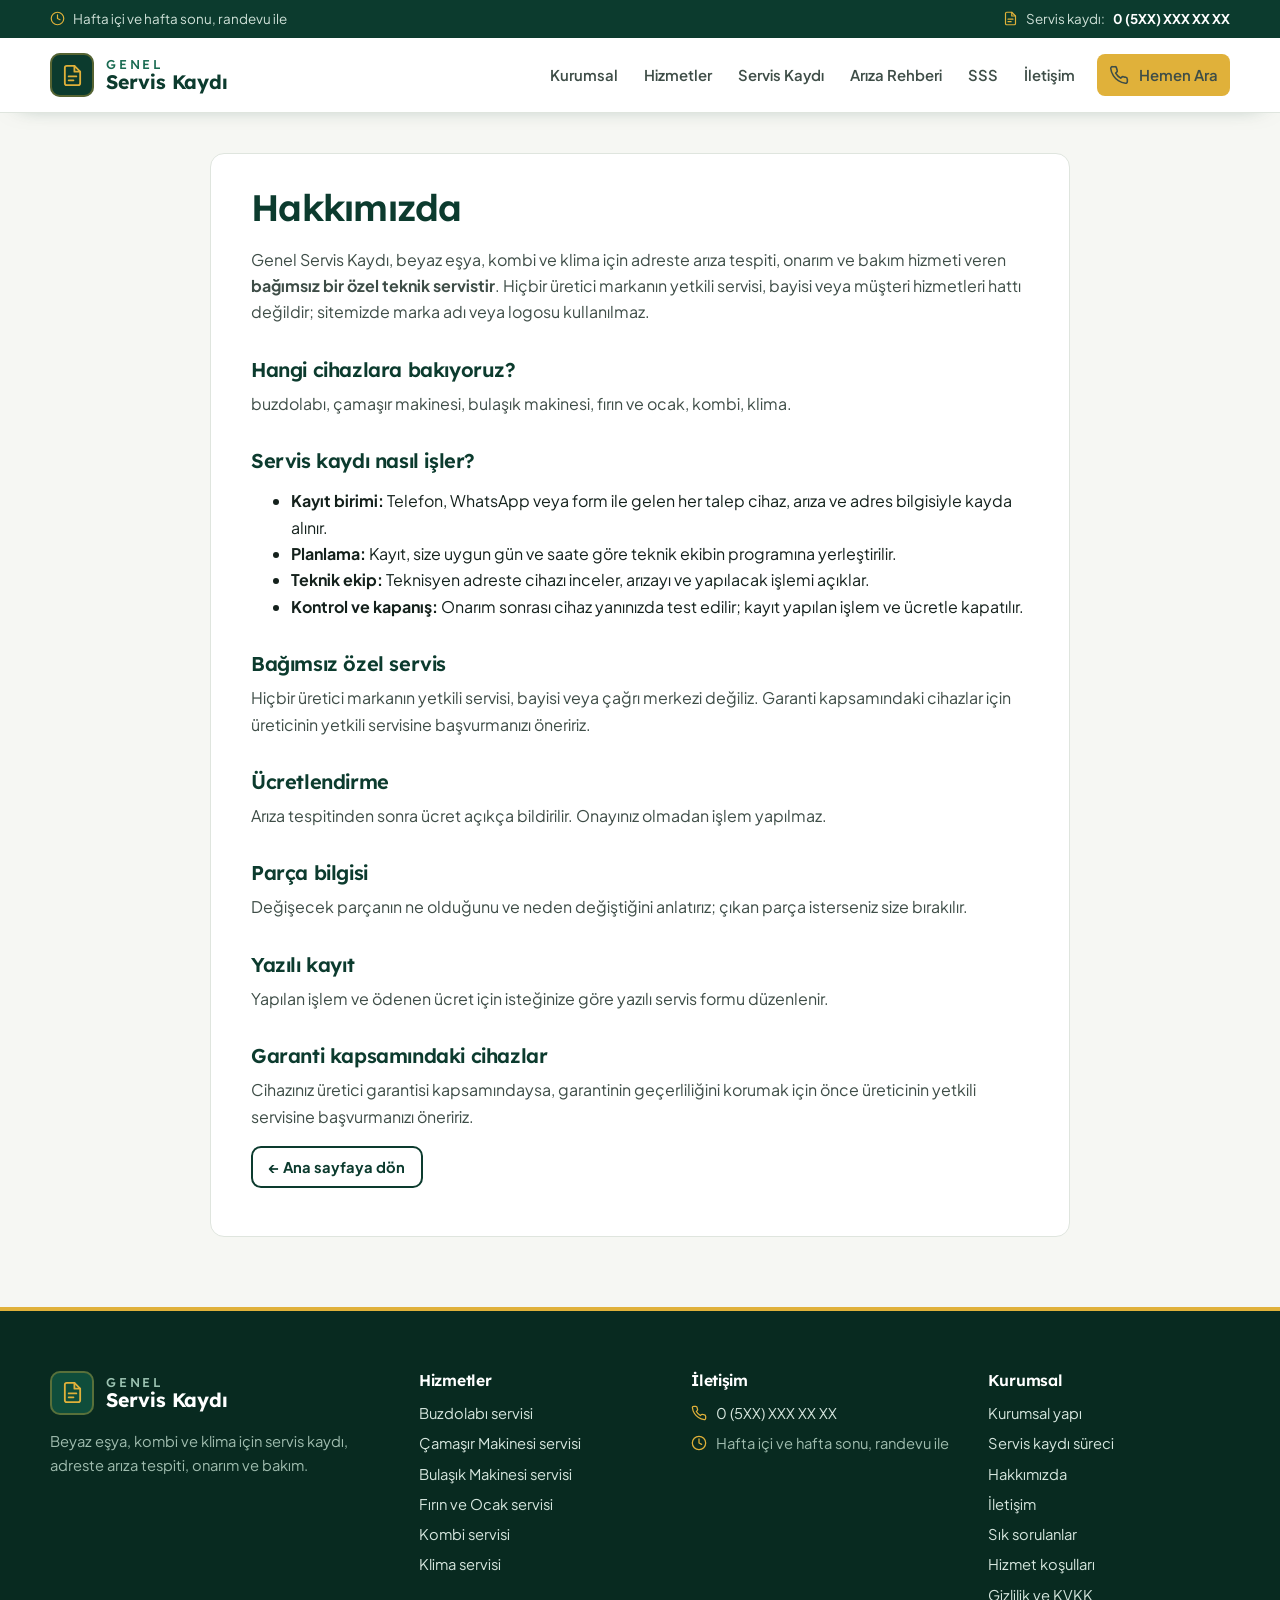
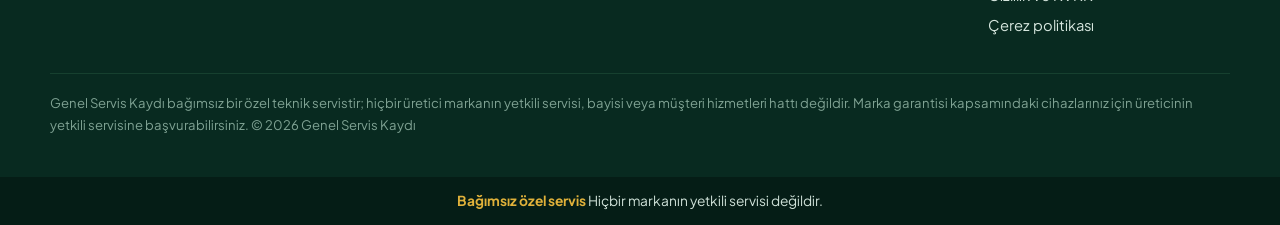
<file: hakkimizda.html>
<!doctype html>
<html lang="tr"><head>
<meta charset="utf-8"><meta name="viewport" content="width=device-width,initial-scale=1,viewport-fit=cover">

<title>Hakkımızda | Genel Servis Kaydı</title>
<meta name="description" content="Genel Servis Kaydı kimdir, nasıl çalışır: bağımsız özel teknik servis, kayıtlı ve şeffaf servis süreci.">
<meta name="robots" content="noindex,nofollow">
<link rel="canonical" href="https://genelserviskaydi.net.tr/hakkimizda.html">
<meta name="theme-color" content="#0c3b2e">
<meta property="og:type" content="website"><meta property="og:locale" content="tr_TR"><meta property="og:site_name" content="Genel Servis Kaydı">
<meta property="og:title" content="Hakkımızda | Genel Servis Kaydı"><meta property="og:description" content="Genel Servis Kaydı kimdir, nasıl çalışır: bağımsız özel teknik servis, kayıtlı ve şeffaf servis süreci."><meta property="og:url" content="https://genelserviskaydi.net.tr/hakkimizda.html"><meta property="og:image" content="https://genelserviskaydi.net.tr/img/og-kapak-1400.webp">
<meta name="twitter:card" content="summary_large_image">
<link rel="icon" href="favicon.svg" type="image/svg+xml">
<link rel="preconnect" href="https://fonts.googleapis.com"><link rel="preconnect" href="https://fonts.gstatic.com" crossorigin>
<link rel="stylesheet" href="https://fonts.googleapis.com/css2?family=Plus+Jakarta+Sans:wght@400;500;600;700&family=Lexend:wght@500;600;700&display=swap" media="print" onload="this.media='all'"><noscript><link rel="stylesheet" href="https://fonts.googleapis.com/css2?family=Plus+Jakarta+Sans:wght@400;500;600;700&family=Lexend:wght@500;600;700&display=swap"></noscript>
<style>:root{--ink:#14211c;--ink2:#3e4d47;--muted:#6b7a73;--bg:#f6f7f3;--acik:#eef2ec;--line:#dfe5de;--yesil:#0c3b2e;--yesil2:#0f4d3b;--yesil3:#1a6b52;--yesil-soft:#e3efe8;--altin:#e0b13a;--altin2:#c99a22;--wa:#1faa59;--r:14px;--sh:0 14px 34px -18px rgba(12,59,46,.45);--f:'Plus Jakarta Sans',system-ui,-apple-system,'Segoe UI',Roboto,sans-serif;--fh:'Lexend','Plus Jakarta Sans',system-ui,sans-serif}
*{box-sizing:border-box}html{scroll-behavior:smooth;-webkit-text-size-adjust:100%}
body{margin:0;font:400 16px/1.65 var(--f);color:var(--ink);background:var(--bg)}
img,svg{display:block;max-width:100%}a{color:inherit}
h1,h2,h3{font-family:var(--fh);line-height:1.15;margin:0 0 .5em;letter-spacing:-.02em;font-weight:600}
h1{font-size:clamp(2rem,4.8vw,3.2rem)}h2{font-size:clamp(1.55rem,3.2vw,2.25rem)}h3{font-size:1.1rem}
p{margin:0 0 1em}.kap{width:min(1180px,100% - 32px);margin-inline:auto}.dar{width:min(860px,100% - 32px)}
:focus-visible{outline:3px solid var(--altin);outline-offset:3px;border-radius:6px}
/* üst bilgi şeridi (yalnız masaüstü) */
.bilgi{background:var(--yesil);color:#cfe1d8;font-size:.84rem}
.bilgi .kap{display:flex;justify-content:space-between;gap:20px;min-height:38px;align-items:center}
.bilgi span{display:flex;align-items:center;gap:8px}.bilgi svg{width:15px;height:15px;color:var(--altin)}
.bilgi a{color:#fff;font-weight:700;text-decoration:none}
/* başlık */
.ust{position:sticky;top:0;z-index:40;background:#fff;border-bottom:1px solid var(--line);box-shadow:0 8px 24px -20px rgba(12,59,46,.6)}
.ust .kap{display:flex;align-items:center;gap:18px;min-height:74px}
.logo{display:flex;align-items:center;gap:12px;text-decoration:none;color:var(--yesil)}
.logo-isaret{width:44px;height:44px;border-radius:10px;background:var(--yesil);color:var(--altin);display:grid;place-items:center;flex:none;box-shadow:inset 0 0 0 2px rgba(224,177,58,.35)}
.logo-isaret svg{width:23px;height:23px}
.logo-ad{font:500 .8rem/1.1 var(--fh);letter-spacing:.22em;text-transform:uppercase;color:var(--yesil3)}
.logo-ad b{display:block;font:700 1.22rem/1.1 var(--fh);letter-spacing:-.01em;text-transform:none;color:var(--yesil)}
.logo-acik{color:#fff}.logo-acik .logo-ad{color:#9cc3b2}.logo-acik .logo-ad b{color:#fff}.logo-acik .logo-isaret{background:var(--yesil2)}
.menu{margin-left:auto;display:flex;align-items:center;gap:2px}
.menu a{text-decoration:none;font-weight:600;font-size:.93rem;color:var(--ink2);padding:8px 12px;border-radius:8px;position:relative}
.menu a:not(.btn):hover{color:var(--yesil)}
.menu a:not(.btn)::after{content:"";position:absolute;left:12px;right:12px;bottom:3px;height:2px;background:var(--altin);transform:scaleX(0);transition:transform .2s}
.menu a:not(.btn):hover::after{transform:scaleX(1)}
.menu .btn{margin-left:8px}
.menu-ac{display:none;margin-left:auto;background:none;border:1px solid var(--line);border-radius:10px;width:46px;height:46px;cursor:pointer;color:var(--yesil)}
.menu-ac svg{width:24px;height:24px;margin:auto}
/* düğmeler */
.btn{display:inline-flex;align-items:center;justify-content:center;gap:10px;min-height:52px;padding:0 24px;border-radius:10px;font:700 1rem var(--f);text-decoration:none;border:0;cursor:pointer;transition:transform .15s,background .15s}
.btn svg{width:20px;height:20px;flex:none}.btn:active{transform:translateY(1px)}
.btn-ara{background:var(--altin);color:#231a00}.btn-ara:hover{background:var(--altin2)}
.btn-wa{background:var(--wa);color:#fff}.btn-wa:hover{background:#178f4a}
.btn-cizgi{background:transparent;color:var(--yesil);border:2px solid var(--yesil)}
.btn-kucuk{min-height:42px;padding:0 16px;font-size:.92rem}
.dugmeler{display:flex;flex-wrap:wrap;gap:12px}
.etiket{display:inline-block;font:600 .74rem var(--f);letter-spacing:.14em;text-transform:uppercase;color:var(--altin);margin-bottom:14px;padding-left:34px;position:relative}
.etiket::before{content:"";position:absolute;left:0;top:50%;width:24px;height:2px;background:currentColor}
.etiket.koyu{color:var(--yesil3)}
/* 1 — hero + kayıt formu */
.hero{position:relative;background:var(--yesil);color:#fff;overflow:hidden;padding:64px 0 72px}
.hero::before{content:"";position:absolute;inset:0;background:radial-gradient(700px 400px at 90% 10%,rgba(26,107,82,.7),transparent 70%),repeating-linear-gradient(135deg,rgba(255,255,255,.03) 0 2px,transparent 2px 22px)}
.hero-arka{position:absolute;inset:0}.hero-arka img{width:100%;height:100%;object-fit:cover;object-position:60% 40%}
.hero.foto .hero-arka::after{content:"";position:absolute;inset:0;background:linear-gradient(90deg,rgba(9,44,34,.95) 0,rgba(9,44,34,.82) 40%,rgba(9,44,34,.45) 100%)}
.hero-izgara{position:relative;z-index:1;display:grid;grid-template-columns:1.1fr .9fr;gap:48px;align-items:center}
.hero h1{color:#fff}.hero h1 span{color:var(--altin)}
.hero .giris{font-size:1.1rem;color:#d3e3db;max-width:34em}
.hero-liste{list-style:none;padding:0;margin:0 0 26px;display:grid;gap:9px}
.hero-liste li{display:flex;align-items:center;gap:10px;font-weight:600}
.hero-liste svg{width:22px;height:22px;padding:4px;border-radius:50%;background:var(--altin);color:var(--yesil);flex:none}
.hero-tel{display:inline-flex;align-items:center;gap:14px;background:rgba(255,255,255,.08);border:1px solid rgba(255,255,255,.18);border-radius:var(--r);padding:12px 18px 12px 12px}
.ht-ikon{width:48px;height:48px;border-radius:10px;background:var(--altin);color:var(--yesil);display:grid;place-items:center}.ht-ikon svg{width:24px;height:24px}
.hero-tel small{display:block;font-size:.74rem;letter-spacing:.1em;text-transform:uppercase;color:#a9c7b9;font-weight:600}
.hero-tel a{font:700 1.45rem var(--fh);color:#fff;text-decoration:none}
.kayit-form{background:#fff;color:var(--ink);border-radius:18px;padding:26px;box-shadow:0 30px 60px -30px rgba(0,0,0,.6);border-top:5px solid var(--altin)}
.kf-bas{display:flex;gap:14px;align-items:center;margin-bottom:16px}
.kf-ikon{width:50px;height:50px;border-radius:12px;background:var(--yesil-soft);color:var(--yesil);display:grid;place-items:center;flex:none}.kf-ikon svg{width:26px;height:26px}
.kf-bas h2{font-size:1.35rem;margin:0;color:var(--yesil)}.kf-bas p{margin:0;color:var(--muted);font-size:.9rem}
.kf-izgara{display:grid;grid-template-columns:1fr 1fr;gap:0 12px}.kf-izgara .tam{grid-column:1/-1}
.kayit-form label{display:block;font-weight:700;font-size:.85rem;margin:10px 0 5px;color:var(--ink2)}
.kayit-form input,.kayit-form select{width:100%;font:inherit;font-size:16px;padding:12px 13px;border:1.5px solid var(--line);border-radius:10px;background:#fafbf8;color:var(--ink)}
.kayit-form input:focus,.kayit-form select:focus{border-color:var(--yesil3);outline:none;background:#fff}
.kayit-form .btn{width:100%;margin-top:18px}
.kvkk{font-size:.78rem;color:var(--muted);margin:10px 0 0}
.bal{position:absolute;left:-9999px;width:1px;height:1px;overflow:hidden}
/* bölümler */
.bolum{padding:90px 0}.bolum.acik{background:var(--acik)}
.bolum.yesil{background:linear-gradient(160deg,var(--yesil),#082a20);color:#dbe8e1}.bolum.yesil h2,.bolum.yesil h3{color:#fff}.bolum.yesil .bas p{color:#a9c7b9}
.bas{max-width:680px;margin-bottom:40px}.bas p{color:var(--muted);font-size:1.05rem}.bas h2{color:var(--yesil)}
.bas-p{color:var(--muted);font-size:1.05rem}
/* 2 — kurumsal yapı */
.kurumsal{display:grid;grid-template-columns:.95fr 1.05fr;gap:56px;align-items:center}
.kurumsal h2{color:var(--yesil)}
.kur-gorsel{position:relative;border-radius:18px;overflow:visible}
.kur-gorsel>img{filter:saturate(.9) contrast(1.03)}.kur-gorsel::after{content:"";position:absolute;inset:0;border-radius:18px;background:linear-gradient(90deg,rgba(9,44,34,.55) 0,rgba(9,44,34,.3) 45%,rgba(9,44,34,.12) 100%);pointer-events:none}.kur-rozet{z-index:1}.kur-gorsel>img,.kur-gorsel>.yt{border-radius:18px;aspect-ratio:4/4.4;object-fit:cover;width:100%;height:auto}
.kur-gorsel::before{content:"";position:absolute;inset:18px -18px -18px 18px;border:2px solid var(--altin);border-radius:18px;z-index:-1}
.kur-rozet{position:absolute;left:-14px;bottom:28px;background:var(--yesil);color:#fff;border-radius:12px;padding:14px 16px;display:flex;gap:12px;align-items:center;max-width:290px;box-shadow:var(--sh);font-size:.85rem;color:#cfe1d8}
.kur-rozet b{display:block;color:#fff;font-size:.98rem}.kur-rozet svg{width:34px;height:34px;color:var(--altin);flex:none}
.yt{display:grid;place-items:center;align-content:center;gap:10px;background:linear-gradient(150deg,var(--yesil-soft),#cfe2d7);color:var(--yesil3);font-weight:700}
.yt svg{width:56px;height:56px}
.yapi{list-style:none;padding:0;margin:26px 0 0;display:grid;gap:4px}
.yapi li{display:grid;grid-template-columns:54px 1fr;gap:16px;padding:16px 0;border-top:1px solid var(--line)}
.yapi li:last-child{border-bottom:1px solid var(--line)}
.y-no{font:700 1.6rem var(--fh);color:var(--altin2);line-height:1}
.yapi h3{display:flex;align-items:center;gap:9px;margin:0 0 4px;color:var(--yesil)}.yapi h3 svg{width:20px;height:20px;color:var(--yesil3)}
.yapi p{margin:0;color:var(--ink2);font-size:.95rem}
/* 3 — hizmetler */
.hizmetler{display:grid;grid-template-columns:repeat(3,1fr);gap:22px}
.hizmet{background:#fff;border-radius:var(--r);overflow:hidden;box-shadow:0 1px 0 var(--line),0 12px 30px -24px rgba(12,59,46,.5);display:flex;flex-direction:column;transition:transform .2s,box-shadow .2s}
.hizmet:hover{transform:translateY(-3px);box-shadow:var(--sh)}
.h-foto{position:relative;aspect-ratio:16/10;border-bottom:3px solid var(--altin)}.h-foto img,.h-foto .yt{width:100%;height:100%;object-fit:cover}.h-foto img{filter:saturate(.88) contrast(1.04)}.h-foto::after{content:"";position:absolute;inset:0;background:linear-gradient(0deg,rgba(9,44,34,.85) 0,rgba(9,44,34,.45) 40%,rgba(9,44,34,.08) 100%);pointer-events:none;transition:opacity .25s}.hizmet:hover .h-foto::after{opacity:.55}.h-etiket{position:absolute;left:14px;top:14px;z-index:1;background:rgba(12,59,46,.86);color:#fff;font:600 .72rem/1 var(--fh);letter-spacing:.06em;text-transform:uppercase;padding:7px 10px;border-radius:6px;border-left:3px solid var(--altin)}.h-ikon{z-index:1}
.h-ikon{position:absolute;left:18px;bottom:-22px;width:48px;height:48px;border-radius:12px;background:var(--yesil);color:var(--altin);display:grid;place-items:center;box-shadow:0 0 0 4px #fff}.h-ikon svg{width:24px;height:24px}
.h-ic{padding:34px 20px 20px;display:flex;flex-direction:column;flex:1}
.h-ic h3{color:var(--yesil)}.h-ic p{color:var(--ink2);font-size:.95rem;flex:1}
.h-ic a{display:inline-flex;align-items:center;gap:6px;font-weight:700;color:var(--yesil3);text-decoration:none;font-size:.93rem}.h-ic a svg{width:16px;height:16px;transition:transform .2s}.h-ic a:hover svg{transform:translateX(3px)}
/* 4 — süreç */
.adimlar{list-style:none;padding:0;margin:0;display:grid;grid-template-columns:repeat(4,1fr);gap:0;position:relative}
.adimlar::before{content:"";position:absolute;left:28px;right:28px;top:27px;height:2px;background:repeating-linear-gradient(90deg,var(--altin) 0 8px,transparent 8px 16px)}
.adimlar li{position:relative;padding-right:20px}
.a-no{position:relative;display:grid;place-items:center;width:56px;height:56px;border-radius:50%;background:var(--altin);color:var(--yesil);font:700 1.3rem var(--fh);margin-bottom:16px;box-shadow:0 0 0 6px rgba(224,177,58,.18)}
.adimlar p{color:#b9d2c6;font-size:.95rem;margin:0}
.ilkeler{margin-top:56px;display:grid;grid-template-columns:repeat(2,1fr);gap:16px}
.ilke{display:flex;gap:16px;background:rgba(255,255,255,.05);border:1px solid rgba(255,255,255,.1);border-radius:var(--r);padding:20px}
.ilke svg{width:42px;height:42px;padding:9px;border-radius:10px;background:rgba(224,177,58,.15);color:var(--altin);flex:none}
.ilke h3{margin-bottom:4px}.ilke p{margin:0;color:#b9d2c6;font-size:.93rem}
/* 5-6 — rehber ve SSS */
.iki-kolon{display:grid;grid-template-columns:.8fr 1.2fr;gap:48px;align-items:start}
.iki-kolon .bas{position:sticky;top:110px;margin:0}
.akordeon details{background:#fff;border:1px solid var(--line);border-radius:12px;margin-bottom:10px;overflow:hidden}
.bolum.acik .akordeon details{border-color:#d5ddd3}
.akordeon summary{cursor:pointer;list-style:none;padding:17px 54px 17px 20px;font:600 1.02rem var(--fh);color:var(--yesil);position:relative}
.akordeon summary::-webkit-details-marker{display:none}
.akordeon summary::after{content:"+";position:absolute;right:16px;top:50%;transform:translateY(-50%);width:28px;height:28px;border-radius:8px;background:var(--yesil-soft);color:var(--yesil);display:grid;place-items:center;font:600 1.2rem/1 var(--f)}
.akordeon details[open] summary::after{content:"–";background:var(--altin)}
.akordeon details[open]{border-left:4px solid var(--altin)}
.akordeon details p{padding:0 20px 18px;margin:0;color:var(--ink2)}
.uyari-kutu{margin-top:18px;padding:14px 16px;border-radius:12px;background:#fff7e3;border:1px solid #f0dca6;color:#6a4d05;font-size:.92rem}
/* 7 — iletişim */
.iletisim-kutu{display:grid;grid-template-columns:1.2fr .8fr;gap:0;border-radius:20px;overflow:hidden;box-shadow:var(--sh)}
.ik-sol{background:var(--yesil);color:#d3e3db;padding:44px}
.ik-sol h2{color:#fff}
.firma{background:#fff;padding:36px;font-size:.95rem}
.firma h3{color:var(--yesil);margin-bottom:14px}
.firma dl{margin:0;display:grid;grid-template-columns:auto 1fr;gap:9px 16px}.firma dt{font-weight:700;color:var(--yesil)}.firma dd{margin:0;color:var(--ink2)}
/* alt */
footer{background:#082a20;color:#9fbcae;padding:60px 0 0;font-size:.92rem;border-top:4px solid var(--altin)}
.alt-izgara{display:grid;grid-template-columns:1.4fr 1fr 1.1fr 1fr;gap:30px}
footer .logo{margin-bottom:14px}
footer h3{color:#fff;font-size:.98rem;margin-bottom:12px}footer ul{list-style:none;padding:0;margin:0}footer li{margin:6px 0}
footer a{color:#d6e6de;text-decoration:none}footer a:hover{color:var(--altin)}
.ik-liste li{display:flex;gap:9px;align-items:center}.ik-liste svg{width:16px;height:16px;color:var(--altin);flex:none}
.yasal{grid-column:1/-1;border-top:1px solid #16402f;padding-top:18px;font-size:.82rem;color:#7fa293}
.serit{background:#051d16;color:#cfe1d8;font-size:.86rem;text-align:center;padding:13px 16px;margin-top:28px}
.serit b{color:var(--altin)}
/* sabit mobil çubuk */
.yapiskan{position:fixed;left:0;right:0;bottom:0;z-index:50;display:none;gap:10px;padding:10px 12px calc(10px + env(safe-area-inset-bottom));background:rgba(255,255,255,.97);border-top:1px solid var(--line);box-shadow:0 -8px 24px -12px rgba(0,0,0,.25)}
.yapiskan .btn{flex:1;min-height:50px;padding:0 10px}
/* alt sayfalar */
.metin{background:#fff;border:1px solid var(--line);border-radius:var(--r);padding:32px clamp(18px,4vw,40px);margin:40px auto 70px}
.metin h1{font-size:clamp(1.7rem,4vw,2.3rem);color:var(--yesil)}.metin h2{font-size:1.25rem;margin-top:1.6em;color:var(--yesil)}.metin p{color:var(--ink2)}
@media (max-width:1080px){.menu a{padding:8px 9px;font-size:.9rem}}
@media (max-width:1020px){.hero-izgara{grid-template-columns:1fr;gap:34px}.kurumsal{grid-template-columns:1fr;gap:44px}.kur-gorsel{max-width:520px}.hizmetler{grid-template-columns:repeat(2,1fr)}.adimlar{grid-template-columns:repeat(2,1fr);gap:28px}.adimlar::before{display:none}.iki-kolon{grid-template-columns:1fr;gap:24px}.iki-kolon .bas{position:static}.iletisim-kutu{grid-template-columns:1fr}.alt-izgara{grid-template-columns:1fr 1fr}}
@media (max-width:900px){.bilgi{display:none}.menu-ac{display:block}.menu{display:none;position:absolute;top:100%;left:0;right:0;flex-direction:column;align-items:stretch;background:#fff;border-bottom:1px solid var(--line);padding:10px 16px 16px;gap:2px;box-shadow:var(--sh)}.menu.acik{display:flex}.menu a{padding:13px 12px;font-size:1rem}.menu a:not(.btn)::after{display:none}.menu .btn{margin:8px 0 0}.yapiskan{display:flex}footer .serit{padding-bottom:calc(86px + env(safe-area-inset-bottom))}}
@media (max-width:640px){.bolum{padding:62px 0}.hero{padding:36px 0 44px}.hero.foto .hero-arka::after{background:linear-gradient(180deg,rgba(9,44,34,.9),rgba(9,44,34,.96))}.kf-izgara{grid-template-columns:1fr}.kayit-form{padding:20px}.hizmetler,.adimlar,.ilkeler{grid-template-columns:1fr}.ik-sol,.firma{padding:26px 22px}.alt-izgara{grid-template-columns:1fr}.kur-gorsel::before{inset:12px -8px -12px 12px}.kur-rozet{left:10px;right:10px;bottom:-24px;max-width:none}.hero-tel a{font-size:1.25rem}.serit{font-size:.78rem}}
@media (prefers-reduced-motion:reduce){html{scroll-behavior:auto}*{transition:none!important}}
</style>

</head><body><div class="bilgi"><div class="kap"><span><svg viewBox="0 0 24 24" fill="none" stroke="currentColor" stroke-width="1.9" stroke-linecap="round" stroke-linejoin="round" aria-hidden="true"><circle cx="12" cy="12" r="10"/><path d="M12 6v6l4 2"/></svg>Hafta içi ve hafta sonu, randevu ile</span><span><svg viewBox="0 0 24 24" fill="none" stroke="currentColor" stroke-width="1.9" stroke-linecap="round" stroke-linejoin="round" aria-hidden="true"><path d="M14 2H6a2 2 0 0 0-2 2v16a2 2 0 0 0 2 2h12a2 2 0 0 0 2-2V8z"/><path d="M14 2v6h6M8 13h8M8 17h5"/></svg>Servis kaydı: <a href="#kayit" data-olay="arama_tiklama" data-konum="bilgi">0 (5XX) XXX XX XX</a></span></div></div>
<header class="ust"><div class="kap">
<a class="logo" href="./" aria-label="Genel Servis Kaydı ana sayfa"><span class="logo-isaret"><svg viewBox="0 0 24 24" fill="none" stroke="currentColor" stroke-width="1.9" stroke-linecap="round" stroke-linejoin="round" aria-hidden="true"><path d="M14 2H6a2 2 0 0 0-2 2v16a2 2 0 0 0 2 2h12a2 2 0 0 0 2-2V8z"/><path d="M14 2v6h6M8 13h8M8 17h5"/></svg></span><span class="logo-ad">Genel<b>Servis Kaydı</b></span></a>
<button class="menu-ac" type="button" aria-label="Menüyü aç" aria-expanded="false" aria-controls="menu"><svg viewBox="0 0 24 24" fill="none" stroke="currentColor" stroke-width="1.9" stroke-linecap="round" stroke-linejoin="round" aria-hidden="true"><path d="M4 7h16M4 12h16M4 17h16"/></svg></button>
<nav class="menu" id="menu" aria-label="Ana menü">
<a href="./#kurumsal">Kurumsal</a><a href="./#hizmetler">Hizmetler</a><a href="./#surec">Servis Kaydı</a><a href="./#rehber">Arıza Rehberi</a><a href="./#sss">SSS</a><a href="./#iletisim">İletişim</a>
<a class="btn btn-ara btn-kucuk" href="#kayit" data-olay="arama_tiklama" data-konum="menu"><svg viewBox="0 0 24 24" fill="none" stroke="currentColor" stroke-width="1.9" stroke-linecap="round" stroke-linejoin="round" aria-hidden="true"><path d="M22 16.9v3a2 2 0 0 1-2.2 2 19.8 19.8 0 0 1-8.6-3.1 19.5 19.5 0 0 1-6-6A19.8 19.8 0 0 1 2.1 4.2 2 2 0 0 1 4.1 2h3a2 2 0 0 1 2 1.7c.1.9.4 1.8.7 2.7a2 2 0 0 1-.5 2.1L8 9.8a16 16 0 0 0 6 6l1.3-1.3a2 2 0 0 1 2.1-.4c.9.3 1.8.6 2.7.7a2 2 0 0 1 1.7 2z"/></svg><span>Hemen Ara</span></a>
</nav></div></header>
<main class="kap dar"><article class="metin">
<h1>Hakkımızda</h1>

<p>Genel Servis Kaydı, beyaz eşya, kombi ve klima için adreste arıza tespiti, onarım ve bakım hizmeti veren <b>bağımsız bir özel teknik servistir</b>.
Hiçbir üretici markanın yetkili servisi, bayisi veya müşteri hizmetleri hattı değildir; sitemizde marka adı veya logosu kullanılmaz.</p>
<h2>Hangi cihazlara bakıyoruz?</h2><p>buzdolabı, çamaşır makinesi, bulaşık makinesi, fırın ve ocak, kombi, klima.</p>
<h2>Servis kaydı nasıl işler?</h2><ul><li><b>Kayıt birimi:</b> Telefon, WhatsApp veya form ile gelen her talep cihaz, arıza ve adres bilgisiyle kayda alınır.</li><li><b>Planlama:</b> Kayıt, size uygun gün ve saate göre teknik ekibin programına yerleştirilir.</li><li><b>Teknik ekip:</b> Teknisyen adreste cihazı inceler, arızayı ve yapılacak işlemi açıklar.</li><li><b>Kontrol ve kapanış:</b> Onarım sonrası cihaz yanınızda test edilir; kayıt yapılan işlem ve ücretle kapatılır.</li></ul>
<h2>Bağımsız özel servis</h2><p>Hiçbir üretici markanın yetkili servisi, bayisi veya çağrı merkezi değiliz. Garanti kapsamındaki cihazlar için üreticinin yetkili servisine başvurmanızı öneririz.</p><h2>Ücretlendirme</h2><p>Arıza tespitinden sonra ücret açıkça bildirilir. Onayınız olmadan işlem yapılmaz.</p><h2>Parça bilgisi</h2><p>Değişecek parçanın ne olduğunu ve neden değiştiğini anlatırız; çıkan parça isterseniz size bırakılır.</p><h2>Yazılı kayıt</h2><p>Yapılan işlem ve ödenen ücret için isteğinize göre yazılı servis formu düzenlenir.</p>
<h2>Garanti kapsamındaki cihazlar</h2><p>Cihazınız üretici garantisi kapsamındaysa, garantinin geçerliliğini korumak için önce üreticinin yetkili servisine başvurmanızı öneririz.</p>
<p><a class="btn btn-cizgi btn-kucuk" href="./">← Ana sayfaya dön</a></p>
</article></main><footer><div class="kap alt-izgara">
<div><a class="logo logo-acik" href="./"><span class="logo-isaret"><svg viewBox="0 0 24 24" fill="none" stroke="currentColor" stroke-width="1.9" stroke-linecap="round" stroke-linejoin="round" aria-hidden="true"><path d="M14 2H6a2 2 0 0 0-2 2v16a2 2 0 0 0 2 2h12a2 2 0 0 0 2-2V8z"/><path d="M14 2v6h6M8 13h8M8 17h5"/></svg></span><span class="logo-ad">Genel<b>Servis Kaydı</b></span></a>
<p>Beyaz eşya, kombi ve klima için servis kaydı, adreste arıza tespiti, onarım ve bakım.</p></div>
<div><h3>Hizmetler</h3><ul><li><a href="./#hizmetler">Buzdolabı servisi</a></li><li><a href="./#hizmetler">Çamaşır Makinesi servisi</a></li><li><a href="./#hizmetler">Bulaşık Makinesi servisi</a></li><li><a href="./#hizmetler">Fırın ve Ocak servisi</a></li><li><a href="./#hizmetler">Kombi servisi</a></li><li><a href="./#hizmetler">Klima servisi</a></li></ul></div>
<div><h3>İletişim</h3><ul class="ik-liste"><li><svg viewBox="0 0 24 24" fill="none" stroke="currentColor" stroke-width="1.9" stroke-linecap="round" stroke-linejoin="round" aria-hidden="true"><path d="M22 16.9v3a2 2 0 0 1-2.2 2 19.8 19.8 0 0 1-8.6-3.1 19.5 19.5 0 0 1-6-6A19.8 19.8 0 0 1 2.1 4.2 2 2 0 0 1 4.1 2h3a2 2 0 0 1 2 1.7c.1.9.4 1.8.7 2.7a2 2 0 0 1-.5 2.1L8 9.8a16 16 0 0 0 6 6l1.3-1.3a2 2 0 0 1 2.1-.4c.9.3 1.8.6 2.7.7a2 2 0 0 1 1.7 2z"/></svg><a href="#kayit" data-olay="arama_tiklama" data-konum="alt">0 (5XX) XXX XX XX</a></li><li><svg viewBox="0 0 24 24" fill="none" stroke="currentColor" stroke-width="1.9" stroke-linecap="round" stroke-linejoin="round" aria-hidden="true"><circle cx="12" cy="12" r="10"/><path d="M12 6v6l4 2"/></svg>Hafta içi ve hafta sonu, randevu ile</li></ul></div>
<div><h3>Kurumsal</h3><ul><li><a href="./#kurumsal">Kurumsal yapı</a></li><li><a href="./#surec">Servis kaydı süreci</a></li><li><a href="hakkimizda.html">Hakkımızda</a></li><li><a href="iletisim.html">İletişim</a></li><li><a href="./#sss">Sık sorulanlar</a></li><li><a href="hizmet-kosullari.html">Hizmet koşulları</a></li><li><a href="gizlilik.html">Gizlilik ve KVKK</a></li><li><a href="cerez-politikasi.html">Çerez politikası</a></li></ul></div>
<p class="yasal">Genel Servis Kaydı bağımsız bir özel teknik servistir; hiçbir üretici markanın yetkili servisi, bayisi veya müşteri hizmetleri hattı değildir.
Marka garantisi kapsamındaki cihazlarınız için üreticinin yetkili servisine başvurabilirsiniz. © <span id="yil">2026</span> Genel Servis Kaydı</p>
</div>
<div class="serit" role="note"><b>Bağımsız özel servis</b> Hiçbir markanın yetkili servisi değildir.</div></footer><div class="yapiskan"><a class="btn btn-ara" href="#kayit" data-olay="arama_tiklama" data-konum="mobil"><svg viewBox="0 0 24 24" fill="none" stroke="currentColor" stroke-width="1.9" stroke-linecap="round" stroke-linejoin="round" aria-hidden="true"><path d="M22 16.9v3a2 2 0 0 1-2.2 2 19.8 19.8 0 0 1-8.6-3.1 19.5 19.5 0 0 1-6-6A19.8 19.8 0 0 1 2.1 4.2 2 2 0 0 1 4.1 2h3a2 2 0 0 1 2 1.7c.1.9.4 1.8.7 2.7a2 2 0 0 1-.5 2.1L8 9.8a16 16 0 0 0 6 6l1.3-1.3a2 2 0 0 1 2.1-.4c.9.3 1.8.6 2.7.7a2 2 0 0 1 1.7 2z"/></svg><span>Hemen Ara</span></a><a class="btn btn-wa" href="#kayit"><svg viewBox="0 0 24 24" fill="currentColor" aria-hidden="true"><path d="M12 2a10 10 0 0 0-8.6 15.1L2 22l5-1.3A10 10 0 1 0 12 2zm0 18.2a8.2 8.2 0 0 1-4.2-1.2l-.3-.2-3 .8.8-2.9-.2-.3A8.2 8.2 0 1 1 12 20.2zm4.5-6.1c-.2-.1-1.5-.7-1.7-.8s-.4-.1-.6.1-.7.8-.8 1-.3.2-.6.1a6.7 6.7 0 0 1-3.3-2.9c-.2-.4.2-.4.7-1.3.1-.2 0-.3 0-.4l-.8-1.8c-.2-.5-.4-.4-.6-.4h-.5a1 1 0 0 0-.7.3 3 3 0 0 0-.9 2.2 5.2 5.2 0 0 0 1.1 2.7 11.8 11.8 0 0 0 4.5 4c1.7.7 2.3.8 3.2.6a2.7 2.7 0 0 0 1.8-1.2 2.2 2.2 0 0 0 .1-1.3c0-.1-.2-.2-.5-.3z"/></svg><span>WhatsApp</span></a></div><script>(function(){
var d=document,w=window;
/* menü */
var b=d.querySelector('.menu-ac'),m=d.getElementById('menu');
if(b&&m){b.addEventListener('click',function(){var a=m.classList.toggle('acik');b.setAttribute('aria-expanded',a)});
m.querySelectorAll('a').forEach(function(x){x.addEventListener('click',function(){m.classList.remove('acik');b.setAttribute('aria-expanded','false')})});}
var y=d.getElementById('yil');if(y)y.textContent=new Date().getFullYear();

/* bot işareti: görünmez tuzağa dokunan cihaz bir daha dönüşüm göndermez */
function bot(){try{return localStorage.getItem('cf_trap')==='1'}catch(e){return false}}
w.__cfTrap=function(e){e.preventDefault();try{localStorage.setItem('cf_trap','1')}catch(x){}
 (w.dataLayer=w.dataLayer||[]).push({event:'bot_tuzak'});return false};

/* dönüşüm olayları: yalnız gerçek düğmeler (data-olay). GTM'de "Özel etkinlik" tetikleyicisi kullanın:
   arama_tiklama, whatsapp_tiklama, form_gonderim. tel:/wa.me "Bağlantı tıklaması" tetikleyicisi KULLANMAYIN (tuzak linkleri de eşleşir). */
d.addEventListener('click',function(e){var a=e.target.closest&&e.target.closest('[data-olay]');if(!a)return;
 if(/^#/.test(a.getAttribute('href')||'')){return}
 if(!bot()){(w.dataLayer=w.dataLayer||[]).push({event:a.getAttribute('data-olay'),konum:a.getAttribute('data-konum')||''})}
 w.__gtmY&&w.__gtmY()},true);

/* WhatsApp servis formu: bal küpü + süre kontrolü */
var f=d.getElementById('servis-formu');
if(f){var t0=Date.now();
 f.addEventListener('submit',function(e){e.preventDefault();
  var g=function(n){var el=f.elements[n];return el?String(el.value||'').trim():''};
  var no=f.getAttribute('data-wa');
  if(g('web_sitesi')||Date.now()-t0<2500){try{localStorage.setItem('cf_trap','1')}catch(x){}return}
  if(!g('ad')||!g('cihaz')){f.querySelector('[name=ad]').focus();return}
  var msg='Merhaba, servis talebim var.\nAd: '+g('ad')+'\nCihaz: '+g('cihaz')+(g('ariza')?'\nArıza: '+g('ariza'):'')+(g('semt')?'\nSemt: '+g('semt'):'');
  if(!bot()){(w.dataLayer=w.dataLayer||[]).push({event:'form_gonderim',cihaz:g('cihaz')})}
  w.__gtmY&&w.__gtmY();
  if(!no){alert('Telefon numarası henüz eklenmedi.');return}
  w.open('https://wa.me/'+no+'?text='+encodeURIComponent(msg),'_blank','noopener');
 });}
})();
</script>
</body></html>
</file>
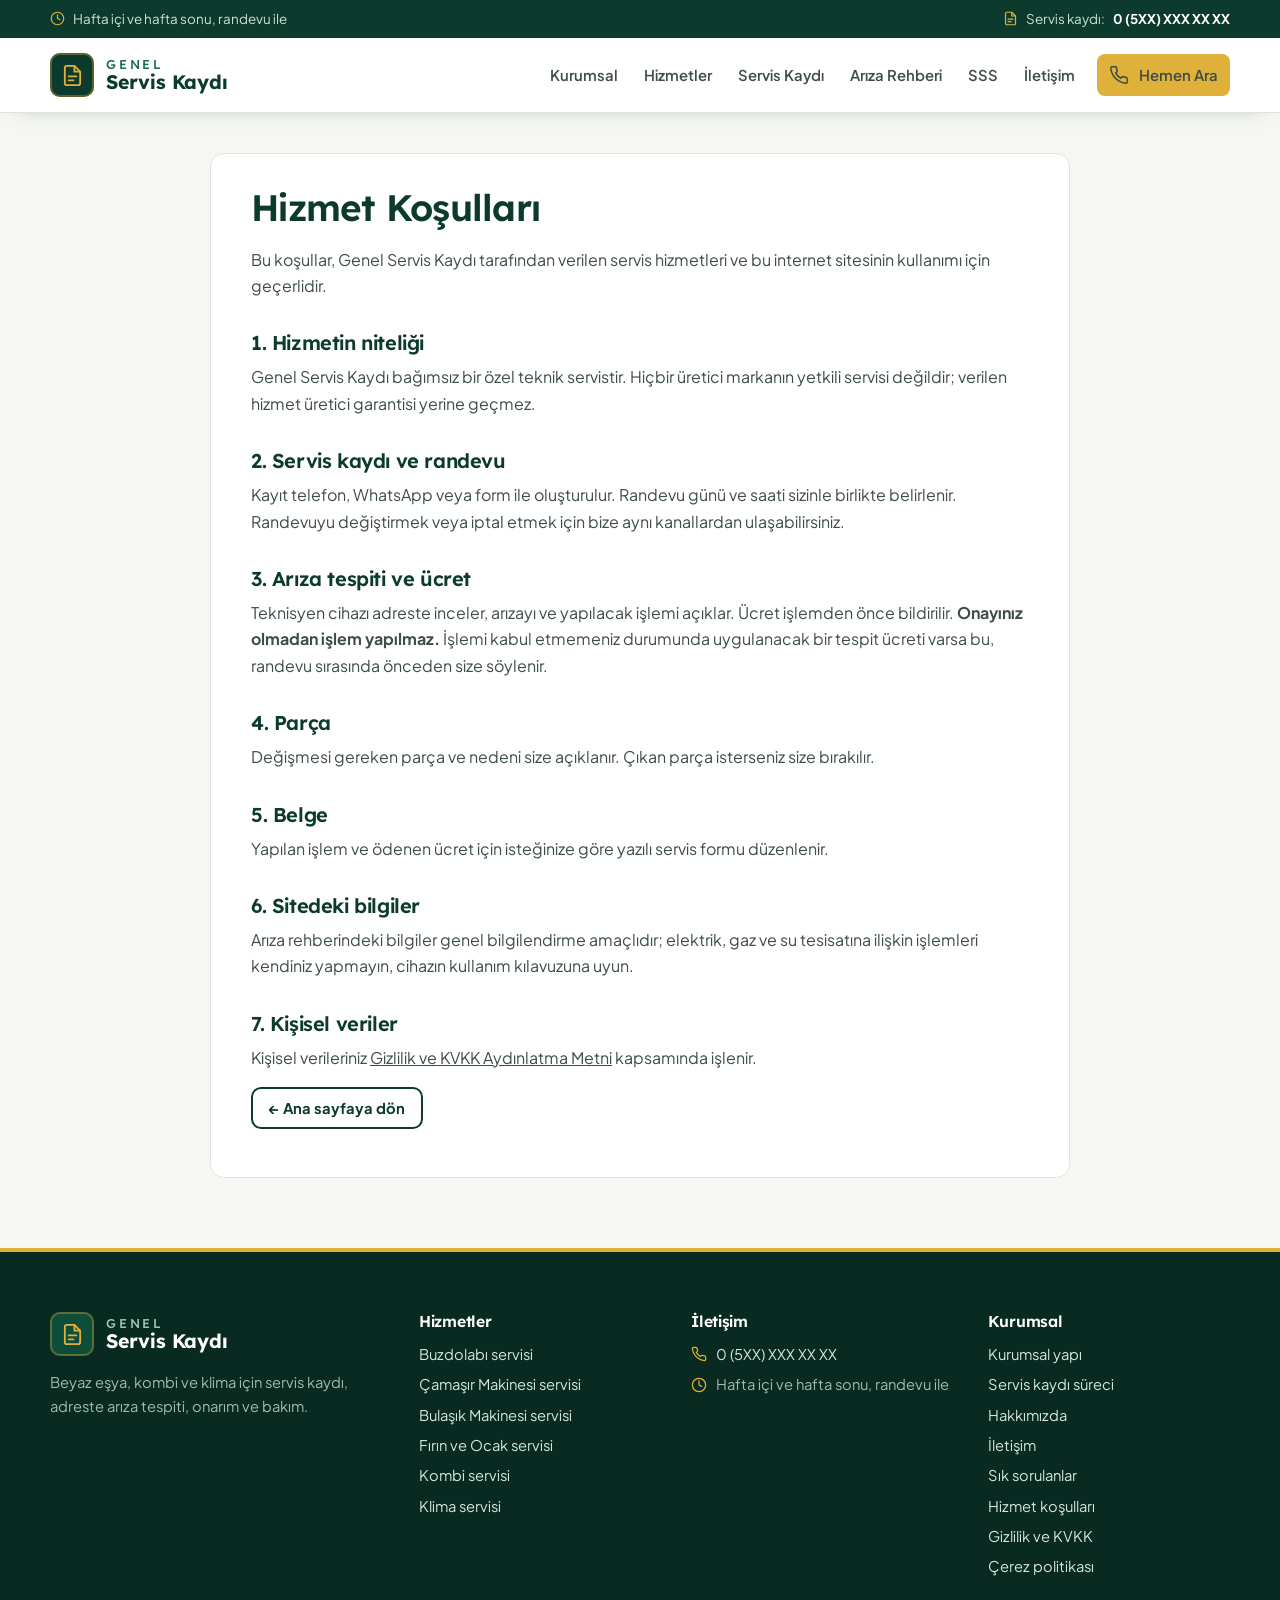
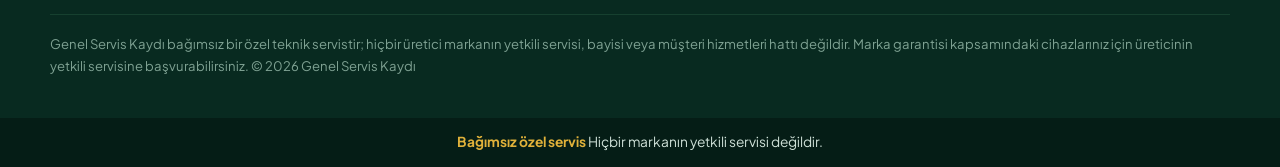
<file: hizmet-kosullari.html>
<!doctype html>
<html lang="tr"><head>
<meta charset="utf-8"><meta name="viewport" content="width=device-width,initial-scale=1,viewport-fit=cover">

<title>Hizmet Koşulları | Genel Servis Kaydı</title>
<meta name="description" content="Servis kaydı, ücretlendirme, onay, parça ve iptal koşulları.">
<meta name="robots" content="noindex,nofollow">
<link rel="canonical" href="https://genelserviskaydi.net.tr/hizmet-kosullari.html">
<meta name="theme-color" content="#0c3b2e">
<meta property="og:type" content="website"><meta property="og:locale" content="tr_TR"><meta property="og:site_name" content="Genel Servis Kaydı">
<meta property="og:title" content="Hizmet Koşulları | Genel Servis Kaydı"><meta property="og:description" content="Servis kaydı, ücretlendirme, onay, parça ve iptal koşulları."><meta property="og:url" content="https://genelserviskaydi.net.tr/hizmet-kosullari.html"><meta property="og:image" content="https://genelserviskaydi.net.tr/img/og-kapak-1400.webp">
<meta name="twitter:card" content="summary_large_image">
<link rel="icon" href="favicon.svg" type="image/svg+xml">
<link rel="preconnect" href="https://fonts.googleapis.com"><link rel="preconnect" href="https://fonts.gstatic.com" crossorigin>
<link rel="stylesheet" href="https://fonts.googleapis.com/css2?family=Plus+Jakarta+Sans:wght@400;500;600;700&family=Lexend:wght@500;600;700&display=swap" media="print" onload="this.media='all'"><noscript><link rel="stylesheet" href="https://fonts.googleapis.com/css2?family=Plus+Jakarta+Sans:wght@400;500;600;700&family=Lexend:wght@500;600;700&display=swap"></noscript>
<style>:root{--ink:#14211c;--ink2:#3e4d47;--muted:#6b7a73;--bg:#f6f7f3;--acik:#eef2ec;--line:#dfe5de;--yesil:#0c3b2e;--yesil2:#0f4d3b;--yesil3:#1a6b52;--yesil-soft:#e3efe8;--altin:#e0b13a;--altin2:#c99a22;--wa:#1faa59;--r:14px;--sh:0 14px 34px -18px rgba(12,59,46,.45);--f:'Plus Jakarta Sans',system-ui,-apple-system,'Segoe UI',Roboto,sans-serif;--fh:'Lexend','Plus Jakarta Sans',system-ui,sans-serif}
*{box-sizing:border-box}html{scroll-behavior:smooth;-webkit-text-size-adjust:100%}
body{margin:0;font:400 16px/1.65 var(--f);color:var(--ink);background:var(--bg)}
img,svg{display:block;max-width:100%}a{color:inherit}
h1,h2,h3{font-family:var(--fh);line-height:1.15;margin:0 0 .5em;letter-spacing:-.02em;font-weight:600}
h1{font-size:clamp(2rem,4.8vw,3.2rem)}h2{font-size:clamp(1.55rem,3.2vw,2.25rem)}h3{font-size:1.1rem}
p{margin:0 0 1em}.kap{width:min(1180px,100% - 32px);margin-inline:auto}.dar{width:min(860px,100% - 32px)}
:focus-visible{outline:3px solid var(--altin);outline-offset:3px;border-radius:6px}
/* üst bilgi şeridi (yalnız masaüstü) */
.bilgi{background:var(--yesil);color:#cfe1d8;font-size:.84rem}
.bilgi .kap{display:flex;justify-content:space-between;gap:20px;min-height:38px;align-items:center}
.bilgi span{display:flex;align-items:center;gap:8px}.bilgi svg{width:15px;height:15px;color:var(--altin)}
.bilgi a{color:#fff;font-weight:700;text-decoration:none}
/* başlık */
.ust{position:sticky;top:0;z-index:40;background:#fff;border-bottom:1px solid var(--line);box-shadow:0 8px 24px -20px rgba(12,59,46,.6)}
.ust .kap{display:flex;align-items:center;gap:18px;min-height:74px}
.logo{display:flex;align-items:center;gap:12px;text-decoration:none;color:var(--yesil)}
.logo-isaret{width:44px;height:44px;border-radius:10px;background:var(--yesil);color:var(--altin);display:grid;place-items:center;flex:none;box-shadow:inset 0 0 0 2px rgba(224,177,58,.35)}
.logo-isaret svg{width:23px;height:23px}
.logo-ad{font:500 .8rem/1.1 var(--fh);letter-spacing:.22em;text-transform:uppercase;color:var(--yesil3)}
.logo-ad b{display:block;font:700 1.22rem/1.1 var(--fh);letter-spacing:-.01em;text-transform:none;color:var(--yesil)}
.logo-acik{color:#fff}.logo-acik .logo-ad{color:#9cc3b2}.logo-acik .logo-ad b{color:#fff}.logo-acik .logo-isaret{background:var(--yesil2)}
.menu{margin-left:auto;display:flex;align-items:center;gap:2px}
.menu a{text-decoration:none;font-weight:600;font-size:.93rem;color:var(--ink2);padding:8px 12px;border-radius:8px;position:relative}
.menu a:not(.btn):hover{color:var(--yesil)}
.menu a:not(.btn)::after{content:"";position:absolute;left:12px;right:12px;bottom:3px;height:2px;background:var(--altin);transform:scaleX(0);transition:transform .2s}
.menu a:not(.btn):hover::after{transform:scaleX(1)}
.menu .btn{margin-left:8px}
.menu-ac{display:none;margin-left:auto;background:none;border:1px solid var(--line);border-radius:10px;width:46px;height:46px;cursor:pointer;color:var(--yesil)}
.menu-ac svg{width:24px;height:24px;margin:auto}
/* düğmeler */
.btn{display:inline-flex;align-items:center;justify-content:center;gap:10px;min-height:52px;padding:0 24px;border-radius:10px;font:700 1rem var(--f);text-decoration:none;border:0;cursor:pointer;transition:transform .15s,background .15s}
.btn svg{width:20px;height:20px;flex:none}.btn:active{transform:translateY(1px)}
.btn-ara{background:var(--altin);color:#231a00}.btn-ara:hover{background:var(--altin2)}
.btn-wa{background:var(--wa);color:#fff}.btn-wa:hover{background:#178f4a}
.btn-cizgi{background:transparent;color:var(--yesil);border:2px solid var(--yesil)}
.btn-kucuk{min-height:42px;padding:0 16px;font-size:.92rem}
.dugmeler{display:flex;flex-wrap:wrap;gap:12px}
.etiket{display:inline-block;font:600 .74rem var(--f);letter-spacing:.14em;text-transform:uppercase;color:var(--altin);margin-bottom:14px;padding-left:34px;position:relative}
.etiket::before{content:"";position:absolute;left:0;top:50%;width:24px;height:2px;background:currentColor}
.etiket.koyu{color:var(--yesil3)}
/* 1 — hero + kayıt formu */
.hero{position:relative;background:var(--yesil);color:#fff;overflow:hidden;padding:64px 0 72px}
.hero::before{content:"";position:absolute;inset:0;background:radial-gradient(700px 400px at 90% 10%,rgba(26,107,82,.7),transparent 70%),repeating-linear-gradient(135deg,rgba(255,255,255,.03) 0 2px,transparent 2px 22px)}
.hero-arka{position:absolute;inset:0}.hero-arka img{width:100%;height:100%;object-fit:cover;object-position:60% 40%}
.hero.foto .hero-arka::after{content:"";position:absolute;inset:0;background:linear-gradient(90deg,rgba(9,44,34,.95) 0,rgba(9,44,34,.82) 40%,rgba(9,44,34,.45) 100%)}
.hero-izgara{position:relative;z-index:1;display:grid;grid-template-columns:1.1fr .9fr;gap:48px;align-items:center}
.hero h1{color:#fff}.hero h1 span{color:var(--altin)}
.hero .giris{font-size:1.1rem;color:#d3e3db;max-width:34em}
.hero-liste{list-style:none;padding:0;margin:0 0 26px;display:grid;gap:9px}
.hero-liste li{display:flex;align-items:center;gap:10px;font-weight:600}
.hero-liste svg{width:22px;height:22px;padding:4px;border-radius:50%;background:var(--altin);color:var(--yesil);flex:none}
.hero-tel{display:inline-flex;align-items:center;gap:14px;background:rgba(255,255,255,.08);border:1px solid rgba(255,255,255,.18);border-radius:var(--r);padding:12px 18px 12px 12px}
.ht-ikon{width:48px;height:48px;border-radius:10px;background:var(--altin);color:var(--yesil);display:grid;place-items:center}.ht-ikon svg{width:24px;height:24px}
.hero-tel small{display:block;font-size:.74rem;letter-spacing:.1em;text-transform:uppercase;color:#a9c7b9;font-weight:600}
.hero-tel a{font:700 1.45rem var(--fh);color:#fff;text-decoration:none}
.kayit-form{background:#fff;color:var(--ink);border-radius:18px;padding:26px;box-shadow:0 30px 60px -30px rgba(0,0,0,.6);border-top:5px solid var(--altin)}
.kf-bas{display:flex;gap:14px;align-items:center;margin-bottom:16px}
.kf-ikon{width:50px;height:50px;border-radius:12px;background:var(--yesil-soft);color:var(--yesil);display:grid;place-items:center;flex:none}.kf-ikon svg{width:26px;height:26px}
.kf-bas h2{font-size:1.35rem;margin:0;color:var(--yesil)}.kf-bas p{margin:0;color:var(--muted);font-size:.9rem}
.kf-izgara{display:grid;grid-template-columns:1fr 1fr;gap:0 12px}.kf-izgara .tam{grid-column:1/-1}
.kayit-form label{display:block;font-weight:700;font-size:.85rem;margin:10px 0 5px;color:var(--ink2)}
.kayit-form input,.kayit-form select{width:100%;font:inherit;font-size:16px;padding:12px 13px;border:1.5px solid var(--line);border-radius:10px;background:#fafbf8;color:var(--ink)}
.kayit-form input:focus,.kayit-form select:focus{border-color:var(--yesil3);outline:none;background:#fff}
.kayit-form .btn{width:100%;margin-top:18px}
.kvkk{font-size:.78rem;color:var(--muted);margin:10px 0 0}
.bal{position:absolute;left:-9999px;width:1px;height:1px;overflow:hidden}
/* bölümler */
.bolum{padding:90px 0}.bolum.acik{background:var(--acik)}
.bolum.yesil{background:linear-gradient(160deg,var(--yesil),#082a20);color:#dbe8e1}.bolum.yesil h2,.bolum.yesil h3{color:#fff}.bolum.yesil .bas p{color:#a9c7b9}
.bas{max-width:680px;margin-bottom:40px}.bas p{color:var(--muted);font-size:1.05rem}.bas h2{color:var(--yesil)}
.bas-p{color:var(--muted);font-size:1.05rem}
/* 2 — kurumsal yapı */
.kurumsal{display:grid;grid-template-columns:.95fr 1.05fr;gap:56px;align-items:center}
.kurumsal h2{color:var(--yesil)}
.kur-gorsel{position:relative;border-radius:18px;overflow:visible}
.kur-gorsel>img{filter:saturate(.9) contrast(1.03)}.kur-gorsel::after{content:"";position:absolute;inset:0;border-radius:18px;background:linear-gradient(90deg,rgba(9,44,34,.55) 0,rgba(9,44,34,.3) 45%,rgba(9,44,34,.12) 100%);pointer-events:none}.kur-rozet{z-index:1}.kur-gorsel>img,.kur-gorsel>.yt{border-radius:18px;aspect-ratio:4/4.4;object-fit:cover;width:100%;height:auto}
.kur-gorsel::before{content:"";position:absolute;inset:18px -18px -18px 18px;border:2px solid var(--altin);border-radius:18px;z-index:-1}
.kur-rozet{position:absolute;left:-14px;bottom:28px;background:var(--yesil);color:#fff;border-radius:12px;padding:14px 16px;display:flex;gap:12px;align-items:center;max-width:290px;box-shadow:var(--sh);font-size:.85rem;color:#cfe1d8}
.kur-rozet b{display:block;color:#fff;font-size:.98rem}.kur-rozet svg{width:34px;height:34px;color:var(--altin);flex:none}
.yt{display:grid;place-items:center;align-content:center;gap:10px;background:linear-gradient(150deg,var(--yesil-soft),#cfe2d7);color:var(--yesil3);font-weight:700}
.yt svg{width:56px;height:56px}
.yapi{list-style:none;padding:0;margin:26px 0 0;display:grid;gap:4px}
.yapi li{display:grid;grid-template-columns:54px 1fr;gap:16px;padding:16px 0;border-top:1px solid var(--line)}
.yapi li:last-child{border-bottom:1px solid var(--line)}
.y-no{font:700 1.6rem var(--fh);color:var(--altin2);line-height:1}
.yapi h3{display:flex;align-items:center;gap:9px;margin:0 0 4px;color:var(--yesil)}.yapi h3 svg{width:20px;height:20px;color:var(--yesil3)}
.yapi p{margin:0;color:var(--ink2);font-size:.95rem}
/* 3 — hizmetler */
.hizmetler{display:grid;grid-template-columns:repeat(3,1fr);gap:22px}
.hizmet{background:#fff;border-radius:var(--r);overflow:hidden;box-shadow:0 1px 0 var(--line),0 12px 30px -24px rgba(12,59,46,.5);display:flex;flex-direction:column;transition:transform .2s,box-shadow .2s}
.hizmet:hover{transform:translateY(-3px);box-shadow:var(--sh)}
.h-foto{position:relative;aspect-ratio:16/10;border-bottom:3px solid var(--altin)}.h-foto img,.h-foto .yt{width:100%;height:100%;object-fit:cover}.h-foto img{filter:saturate(.88) contrast(1.04)}.h-foto::after{content:"";position:absolute;inset:0;background:linear-gradient(0deg,rgba(9,44,34,.85) 0,rgba(9,44,34,.45) 40%,rgba(9,44,34,.08) 100%);pointer-events:none;transition:opacity .25s}.hizmet:hover .h-foto::after{opacity:.55}.h-etiket{position:absolute;left:14px;top:14px;z-index:1;background:rgba(12,59,46,.86);color:#fff;font:600 .72rem/1 var(--fh);letter-spacing:.06em;text-transform:uppercase;padding:7px 10px;border-radius:6px;border-left:3px solid var(--altin)}.h-ikon{z-index:1}
.h-ikon{position:absolute;left:18px;bottom:-22px;width:48px;height:48px;border-radius:12px;background:var(--yesil);color:var(--altin);display:grid;place-items:center;box-shadow:0 0 0 4px #fff}.h-ikon svg{width:24px;height:24px}
.h-ic{padding:34px 20px 20px;display:flex;flex-direction:column;flex:1}
.h-ic h3{color:var(--yesil)}.h-ic p{color:var(--ink2);font-size:.95rem;flex:1}
.h-ic a{display:inline-flex;align-items:center;gap:6px;font-weight:700;color:var(--yesil3);text-decoration:none;font-size:.93rem}.h-ic a svg{width:16px;height:16px;transition:transform .2s}.h-ic a:hover svg{transform:translateX(3px)}
/* 4 — süreç */
.adimlar{list-style:none;padding:0;margin:0;display:grid;grid-template-columns:repeat(4,1fr);gap:0;position:relative}
.adimlar::before{content:"";position:absolute;left:28px;right:28px;top:27px;height:2px;background:repeating-linear-gradient(90deg,var(--altin) 0 8px,transparent 8px 16px)}
.adimlar li{position:relative;padding-right:20px}
.a-no{position:relative;display:grid;place-items:center;width:56px;height:56px;border-radius:50%;background:var(--altin);color:var(--yesil);font:700 1.3rem var(--fh);margin-bottom:16px;box-shadow:0 0 0 6px rgba(224,177,58,.18)}
.adimlar p{color:#b9d2c6;font-size:.95rem;margin:0}
.ilkeler{margin-top:56px;display:grid;grid-template-columns:repeat(2,1fr);gap:16px}
.ilke{display:flex;gap:16px;background:rgba(255,255,255,.05);border:1px solid rgba(255,255,255,.1);border-radius:var(--r);padding:20px}
.ilke svg{width:42px;height:42px;padding:9px;border-radius:10px;background:rgba(224,177,58,.15);color:var(--altin);flex:none}
.ilke h3{margin-bottom:4px}.ilke p{margin:0;color:#b9d2c6;font-size:.93rem}
/* 5-6 — rehber ve SSS */
.iki-kolon{display:grid;grid-template-columns:.8fr 1.2fr;gap:48px;align-items:start}
.iki-kolon .bas{position:sticky;top:110px;margin:0}
.akordeon details{background:#fff;border:1px solid var(--line);border-radius:12px;margin-bottom:10px;overflow:hidden}
.bolum.acik .akordeon details{border-color:#d5ddd3}
.akordeon summary{cursor:pointer;list-style:none;padding:17px 54px 17px 20px;font:600 1.02rem var(--fh);color:var(--yesil);position:relative}
.akordeon summary::-webkit-details-marker{display:none}
.akordeon summary::after{content:"+";position:absolute;right:16px;top:50%;transform:translateY(-50%);width:28px;height:28px;border-radius:8px;background:var(--yesil-soft);color:var(--yesil);display:grid;place-items:center;font:600 1.2rem/1 var(--f)}
.akordeon details[open] summary::after{content:"–";background:var(--altin)}
.akordeon details[open]{border-left:4px solid var(--altin)}
.akordeon details p{padding:0 20px 18px;margin:0;color:var(--ink2)}
.uyari-kutu{margin-top:18px;padding:14px 16px;border-radius:12px;background:#fff7e3;border:1px solid #f0dca6;color:#6a4d05;font-size:.92rem}
/* 7 — iletişim */
.iletisim-kutu{display:grid;grid-template-columns:1.2fr .8fr;gap:0;border-radius:20px;overflow:hidden;box-shadow:var(--sh)}
.ik-sol{background:var(--yesil);color:#d3e3db;padding:44px}
.ik-sol h2{color:#fff}
.firma{background:#fff;padding:36px;font-size:.95rem}
.firma h3{color:var(--yesil);margin-bottom:14px}
.firma dl{margin:0;display:grid;grid-template-columns:auto 1fr;gap:9px 16px}.firma dt{font-weight:700;color:var(--yesil)}.firma dd{margin:0;color:var(--ink2)}
/* alt */
footer{background:#082a20;color:#9fbcae;padding:60px 0 0;font-size:.92rem;border-top:4px solid var(--altin)}
.alt-izgara{display:grid;grid-template-columns:1.4fr 1fr 1.1fr 1fr;gap:30px}
footer .logo{margin-bottom:14px}
footer h3{color:#fff;font-size:.98rem;margin-bottom:12px}footer ul{list-style:none;padding:0;margin:0}footer li{margin:6px 0}
footer a{color:#d6e6de;text-decoration:none}footer a:hover{color:var(--altin)}
.ik-liste li{display:flex;gap:9px;align-items:center}.ik-liste svg{width:16px;height:16px;color:var(--altin);flex:none}
.yasal{grid-column:1/-1;border-top:1px solid #16402f;padding-top:18px;font-size:.82rem;color:#7fa293}
.serit{background:#051d16;color:#cfe1d8;font-size:.86rem;text-align:center;padding:13px 16px;margin-top:28px}
.serit b{color:var(--altin)}
/* sabit mobil çubuk */
.yapiskan{position:fixed;left:0;right:0;bottom:0;z-index:50;display:none;gap:10px;padding:10px 12px calc(10px + env(safe-area-inset-bottom));background:rgba(255,255,255,.97);border-top:1px solid var(--line);box-shadow:0 -8px 24px -12px rgba(0,0,0,.25)}
.yapiskan .btn{flex:1;min-height:50px;padding:0 10px}
/* alt sayfalar */
.metin{background:#fff;border:1px solid var(--line);border-radius:var(--r);padding:32px clamp(18px,4vw,40px);margin:40px auto 70px}
.metin h1{font-size:clamp(1.7rem,4vw,2.3rem);color:var(--yesil)}.metin h2{font-size:1.25rem;margin-top:1.6em;color:var(--yesil)}.metin p{color:var(--ink2)}
@media (max-width:1080px){.menu a{padding:8px 9px;font-size:.9rem}}
@media (max-width:1020px){.hero-izgara{grid-template-columns:1fr;gap:34px}.kurumsal{grid-template-columns:1fr;gap:44px}.kur-gorsel{max-width:520px}.hizmetler{grid-template-columns:repeat(2,1fr)}.adimlar{grid-template-columns:repeat(2,1fr);gap:28px}.adimlar::before{display:none}.iki-kolon{grid-template-columns:1fr;gap:24px}.iki-kolon .bas{position:static}.iletisim-kutu{grid-template-columns:1fr}.alt-izgara{grid-template-columns:1fr 1fr}}
@media (max-width:900px){.bilgi{display:none}.menu-ac{display:block}.menu{display:none;position:absolute;top:100%;left:0;right:0;flex-direction:column;align-items:stretch;background:#fff;border-bottom:1px solid var(--line);padding:10px 16px 16px;gap:2px;box-shadow:var(--sh)}.menu.acik{display:flex}.menu a{padding:13px 12px;font-size:1rem}.menu a:not(.btn)::after{display:none}.menu .btn{margin:8px 0 0}.yapiskan{display:flex}footer .serit{padding-bottom:calc(86px + env(safe-area-inset-bottom))}}
@media (max-width:640px){.bolum{padding:62px 0}.hero{padding:36px 0 44px}.hero.foto .hero-arka::after{background:linear-gradient(180deg,rgba(9,44,34,.9),rgba(9,44,34,.96))}.kf-izgara{grid-template-columns:1fr}.kayit-form{padding:20px}.hizmetler,.adimlar,.ilkeler{grid-template-columns:1fr}.ik-sol,.firma{padding:26px 22px}.alt-izgara{grid-template-columns:1fr}.kur-gorsel::before{inset:12px -8px -12px 12px}.kur-rozet{left:10px;right:10px;bottom:-24px;max-width:none}.hero-tel a{font-size:1.25rem}.serit{font-size:.78rem}}
@media (prefers-reduced-motion:reduce){html{scroll-behavior:auto}*{transition:none!important}}
</style>

</head><body><div class="bilgi"><div class="kap"><span><svg viewBox="0 0 24 24" fill="none" stroke="currentColor" stroke-width="1.9" stroke-linecap="round" stroke-linejoin="round" aria-hidden="true"><circle cx="12" cy="12" r="10"/><path d="M12 6v6l4 2"/></svg>Hafta içi ve hafta sonu, randevu ile</span><span><svg viewBox="0 0 24 24" fill="none" stroke="currentColor" stroke-width="1.9" stroke-linecap="round" stroke-linejoin="round" aria-hidden="true"><path d="M14 2H6a2 2 0 0 0-2 2v16a2 2 0 0 0 2 2h12a2 2 0 0 0 2-2V8z"/><path d="M14 2v6h6M8 13h8M8 17h5"/></svg>Servis kaydı: <a href="#kayit" data-olay="arama_tiklama" data-konum="bilgi">0 (5XX) XXX XX XX</a></span></div></div>
<header class="ust"><div class="kap">
<a class="logo" href="./" aria-label="Genel Servis Kaydı ana sayfa"><span class="logo-isaret"><svg viewBox="0 0 24 24" fill="none" stroke="currentColor" stroke-width="1.9" stroke-linecap="round" stroke-linejoin="round" aria-hidden="true"><path d="M14 2H6a2 2 0 0 0-2 2v16a2 2 0 0 0 2 2h12a2 2 0 0 0 2-2V8z"/><path d="M14 2v6h6M8 13h8M8 17h5"/></svg></span><span class="logo-ad">Genel<b>Servis Kaydı</b></span></a>
<button class="menu-ac" type="button" aria-label="Menüyü aç" aria-expanded="false" aria-controls="menu"><svg viewBox="0 0 24 24" fill="none" stroke="currentColor" stroke-width="1.9" stroke-linecap="round" stroke-linejoin="round" aria-hidden="true"><path d="M4 7h16M4 12h16M4 17h16"/></svg></button>
<nav class="menu" id="menu" aria-label="Ana menü">
<a href="./#kurumsal">Kurumsal</a><a href="./#hizmetler">Hizmetler</a><a href="./#surec">Servis Kaydı</a><a href="./#rehber">Arıza Rehberi</a><a href="./#sss">SSS</a><a href="./#iletisim">İletişim</a>
<a class="btn btn-ara btn-kucuk" href="#kayit" data-olay="arama_tiklama" data-konum="menu"><svg viewBox="0 0 24 24" fill="none" stroke="currentColor" stroke-width="1.9" stroke-linecap="round" stroke-linejoin="round" aria-hidden="true"><path d="M22 16.9v3a2 2 0 0 1-2.2 2 19.8 19.8 0 0 1-8.6-3.1 19.5 19.5 0 0 1-6-6A19.8 19.8 0 0 1 2.1 4.2 2 2 0 0 1 4.1 2h3a2 2 0 0 1 2 1.7c.1.9.4 1.8.7 2.7a2 2 0 0 1-.5 2.1L8 9.8a16 16 0 0 0 6 6l1.3-1.3a2 2 0 0 1 2.1-.4c.9.3 1.8.6 2.7.7a2 2 0 0 1 1.7 2z"/></svg><span>Hemen Ara</span></a>
</nav></div></header>
<main class="kap dar"><article class="metin">
<h1>Hizmet Koşulları</h1>

<p>Bu koşullar, Genel Servis Kaydı tarafından verilen servis hizmetleri ve bu internet sitesinin kullanımı için geçerlidir.</p>
<h2>1. Hizmetin niteliği</h2><p>Genel Servis Kaydı bağımsız bir özel teknik servistir. Hiçbir üretici markanın yetkili servisi değildir; verilen hizmet üretici garantisi yerine geçmez.</p>
<h2>2. Servis kaydı ve randevu</h2><p>Kayıt telefon, WhatsApp veya form ile oluşturulur. Randevu günü ve saati sizinle birlikte belirlenir. Randevuyu değiştirmek veya iptal etmek için bize aynı kanallardan ulaşabilirsiniz.</p>
<h2>3. Arıza tespiti ve ücret</h2><p>Teknisyen cihazı adreste inceler, arızayı ve yapılacak işlemi açıklar. Ücret işlemden önce bildirilir. <b>Onayınız olmadan işlem yapılmaz.</b> İşlemi kabul etmemeniz durumunda uygulanacak bir tespit ücreti varsa bu, randevu sırasında önceden size söylenir.</p>
<h2>4. Parça</h2><p>Değişmesi gereken parça ve nedeni size açıklanır. Çıkan parça isterseniz size bırakılır.</p>
<h2>5. Belge</h2><p>Yapılan işlem ve ödenen ücret için isteğinize göre yazılı servis formu düzenlenir.</p>
<h2>6. Sitedeki bilgiler</h2><p>Arıza rehberindeki bilgiler genel bilgilendirme amaçlıdır; elektrik, gaz ve su tesisatına ilişkin işlemleri kendiniz yapmayın, cihazın kullanım kılavuzuna uyun.</p>
<h2>7. Kişisel veriler</h2><p>Kişisel verileriniz <a href="gizlilik.html">Gizlilik ve KVKK Aydınlatma Metni</a> kapsamında işlenir.</p>
<p><a class="btn btn-cizgi btn-kucuk" href="./">← Ana sayfaya dön</a></p>
</article></main><footer><div class="kap alt-izgara">
<div><a class="logo logo-acik" href="./"><span class="logo-isaret"><svg viewBox="0 0 24 24" fill="none" stroke="currentColor" stroke-width="1.9" stroke-linecap="round" stroke-linejoin="round" aria-hidden="true"><path d="M14 2H6a2 2 0 0 0-2 2v16a2 2 0 0 0 2 2h12a2 2 0 0 0 2-2V8z"/><path d="M14 2v6h6M8 13h8M8 17h5"/></svg></span><span class="logo-ad">Genel<b>Servis Kaydı</b></span></a>
<p>Beyaz eşya, kombi ve klima için servis kaydı, adreste arıza tespiti, onarım ve bakım.</p></div>
<div><h3>Hizmetler</h3><ul><li><a href="./#hizmetler">Buzdolabı servisi</a></li><li><a href="./#hizmetler">Çamaşır Makinesi servisi</a></li><li><a href="./#hizmetler">Bulaşık Makinesi servisi</a></li><li><a href="./#hizmetler">Fırın ve Ocak servisi</a></li><li><a href="./#hizmetler">Kombi servisi</a></li><li><a href="./#hizmetler">Klima servisi</a></li></ul></div>
<div><h3>İletişim</h3><ul class="ik-liste"><li><svg viewBox="0 0 24 24" fill="none" stroke="currentColor" stroke-width="1.9" stroke-linecap="round" stroke-linejoin="round" aria-hidden="true"><path d="M22 16.9v3a2 2 0 0 1-2.2 2 19.8 19.8 0 0 1-8.6-3.1 19.5 19.5 0 0 1-6-6A19.8 19.8 0 0 1 2.1 4.2 2 2 0 0 1 4.1 2h3a2 2 0 0 1 2 1.7c.1.9.4 1.8.7 2.7a2 2 0 0 1-.5 2.1L8 9.8a16 16 0 0 0 6 6l1.3-1.3a2 2 0 0 1 2.1-.4c.9.3 1.8.6 2.7.7a2 2 0 0 1 1.7 2z"/></svg><a href="#kayit" data-olay="arama_tiklama" data-konum="alt">0 (5XX) XXX XX XX</a></li><li><svg viewBox="0 0 24 24" fill="none" stroke="currentColor" stroke-width="1.9" stroke-linecap="round" stroke-linejoin="round" aria-hidden="true"><circle cx="12" cy="12" r="10"/><path d="M12 6v6l4 2"/></svg>Hafta içi ve hafta sonu, randevu ile</li></ul></div>
<div><h3>Kurumsal</h3><ul><li><a href="./#kurumsal">Kurumsal yapı</a></li><li><a href="./#surec">Servis kaydı süreci</a></li><li><a href="hakkimizda.html">Hakkımızda</a></li><li><a href="iletisim.html">İletişim</a></li><li><a href="./#sss">Sık sorulanlar</a></li><li><a href="hizmet-kosullari.html">Hizmet koşulları</a></li><li><a href="gizlilik.html">Gizlilik ve KVKK</a></li><li><a href="cerez-politikasi.html">Çerez politikası</a></li></ul></div>
<p class="yasal">Genel Servis Kaydı bağımsız bir özel teknik servistir; hiçbir üretici markanın yetkili servisi, bayisi veya müşteri hizmetleri hattı değildir.
Marka garantisi kapsamındaki cihazlarınız için üreticinin yetkili servisine başvurabilirsiniz. © <span id="yil">2026</span> Genel Servis Kaydı</p>
</div>
<div class="serit" role="note"><b>Bağımsız özel servis</b> Hiçbir markanın yetkili servisi değildir.</div></footer><div class="yapiskan"><a class="btn btn-ara" href="#kayit" data-olay="arama_tiklama" data-konum="mobil"><svg viewBox="0 0 24 24" fill="none" stroke="currentColor" stroke-width="1.9" stroke-linecap="round" stroke-linejoin="round" aria-hidden="true"><path d="M22 16.9v3a2 2 0 0 1-2.2 2 19.8 19.8 0 0 1-8.6-3.1 19.5 19.5 0 0 1-6-6A19.8 19.8 0 0 1 2.1 4.2 2 2 0 0 1 4.1 2h3a2 2 0 0 1 2 1.7c.1.9.4 1.8.7 2.7a2 2 0 0 1-.5 2.1L8 9.8a16 16 0 0 0 6 6l1.3-1.3a2 2 0 0 1 2.1-.4c.9.3 1.8.6 2.7.7a2 2 0 0 1 1.7 2z"/></svg><span>Hemen Ara</span></a><a class="btn btn-wa" href="#kayit"><svg viewBox="0 0 24 24" fill="currentColor" aria-hidden="true"><path d="M12 2a10 10 0 0 0-8.6 15.1L2 22l5-1.3A10 10 0 1 0 12 2zm0 18.2a8.2 8.2 0 0 1-4.2-1.2l-.3-.2-3 .8.8-2.9-.2-.3A8.2 8.2 0 1 1 12 20.2zm4.5-6.1c-.2-.1-1.5-.7-1.7-.8s-.4-.1-.6.1-.7.8-.8 1-.3.2-.6.1a6.7 6.7 0 0 1-3.3-2.9c-.2-.4.2-.4.7-1.3.1-.2 0-.3 0-.4l-.8-1.8c-.2-.5-.4-.4-.6-.4h-.5a1 1 0 0 0-.7.3 3 3 0 0 0-.9 2.2 5.2 5.2 0 0 0 1.1 2.7 11.8 11.8 0 0 0 4.5 4c1.7.7 2.3.8 3.2.6a2.7 2.7 0 0 0 1.8-1.2 2.2 2.2 0 0 0 .1-1.3c0-.1-.2-.2-.5-.3z"/></svg><span>WhatsApp</span></a></div><script>(function(){
var d=document,w=window;
/* menü */
var b=d.querySelector('.menu-ac'),m=d.getElementById('menu');
if(b&&m){b.addEventListener('click',function(){var a=m.classList.toggle('acik');b.setAttribute('aria-expanded',a)});
m.querySelectorAll('a').forEach(function(x){x.addEventListener('click',function(){m.classList.remove('acik');b.setAttribute('aria-expanded','false')})});}
var y=d.getElementById('yil');if(y)y.textContent=new Date().getFullYear();

/* bot işareti: görünmez tuzağa dokunan cihaz bir daha dönüşüm göndermez */
function bot(){try{return localStorage.getItem('cf_trap')==='1'}catch(e){return false}}
w.__cfTrap=function(e){e.preventDefault();try{localStorage.setItem('cf_trap','1')}catch(x){}
 (w.dataLayer=w.dataLayer||[]).push({event:'bot_tuzak'});return false};

/* dönüşüm olayları: yalnız gerçek düğmeler (data-olay). GTM'de "Özel etkinlik" tetikleyicisi kullanın:
   arama_tiklama, whatsapp_tiklama, form_gonderim. tel:/wa.me "Bağlantı tıklaması" tetikleyicisi KULLANMAYIN (tuzak linkleri de eşleşir). */
d.addEventListener('click',function(e){var a=e.target.closest&&e.target.closest('[data-olay]');if(!a)return;
 if(/^#/.test(a.getAttribute('href')||'')){return}
 if(!bot()){(w.dataLayer=w.dataLayer||[]).push({event:a.getAttribute('data-olay'),konum:a.getAttribute('data-konum')||''})}
 w.__gtmY&&w.__gtmY()},true);

/* WhatsApp servis formu: bal küpü + süre kontrolü */
var f=d.getElementById('servis-formu');
if(f){var t0=Date.now();
 f.addEventListener('submit',function(e){e.preventDefault();
  var g=function(n){var el=f.elements[n];return el?String(el.value||'').trim():''};
  var no=f.getAttribute('data-wa');
  if(g('web_sitesi')||Date.now()-t0<2500){try{localStorage.setItem('cf_trap','1')}catch(x){}return}
  if(!g('ad')||!g('cihaz')){f.querySelector('[name=ad]').focus();return}
  var msg='Merhaba, servis talebim var.\nAd: '+g('ad')+'\nCihaz: '+g('cihaz')+(g('ariza')?'\nArıza: '+g('ariza'):'')+(g('semt')?'\nSemt: '+g('semt'):'');
  if(!bot()){(w.dataLayer=w.dataLayer||[]).push({event:'form_gonderim',cihaz:g('cihaz')})}
  w.__gtmY&&w.__gtmY();
  if(!no){alert('Telefon numarası henüz eklenmedi.');return}
  w.open('https://wa.me/'+no+'?text='+encodeURIComponent(msg),'_blank','noopener');
 });}
})();
</script>
</body></html>
</file>
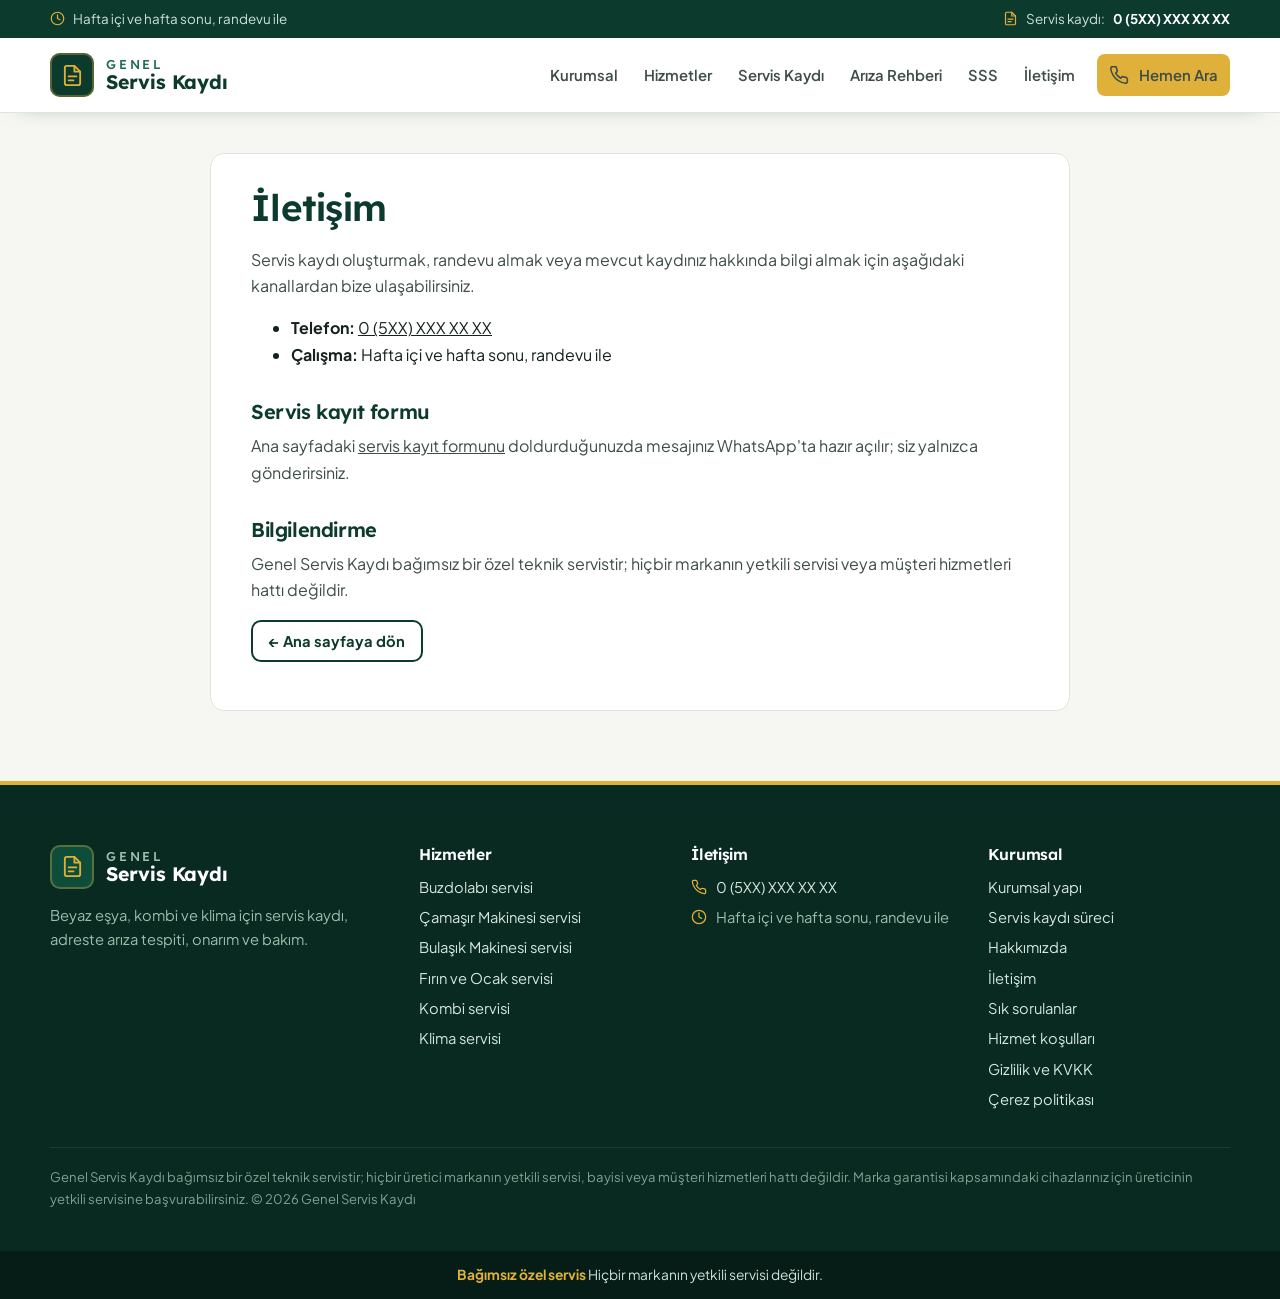
<file: iletisim.html>
<!doctype html>
<html lang="tr"><head>
<meta charset="utf-8"><meta name="viewport" content="width=device-width,initial-scale=1,viewport-fit=cover">

<title>İletişim | Genel Servis Kaydı</title>
<meta name="description" content="Servis kaydı oluşturmak için telefon, WhatsApp ve form ile bize ulaşın.">
<meta name="robots" content="noindex,nofollow">
<link rel="canonical" href="https://genelserviskaydi.net.tr/iletisim.html">
<meta name="theme-color" content="#0c3b2e">
<meta property="og:type" content="website"><meta property="og:locale" content="tr_TR"><meta property="og:site_name" content="Genel Servis Kaydı">
<meta property="og:title" content="İletişim | Genel Servis Kaydı"><meta property="og:description" content="Servis kaydı oluşturmak için telefon, WhatsApp ve form ile bize ulaşın."><meta property="og:url" content="https://genelserviskaydi.net.tr/iletisim.html"><meta property="og:image" content="https://genelserviskaydi.net.tr/img/og-kapak-1400.webp">
<meta name="twitter:card" content="summary_large_image">
<link rel="icon" href="favicon.svg" type="image/svg+xml">
<link rel="preconnect" href="https://fonts.googleapis.com"><link rel="preconnect" href="https://fonts.gstatic.com" crossorigin>
<link rel="stylesheet" href="https://fonts.googleapis.com/css2?family=Plus+Jakarta+Sans:wght@400;500;600;700&family=Lexend:wght@500;600;700&display=swap" media="print" onload="this.media='all'"><noscript><link rel="stylesheet" href="https://fonts.googleapis.com/css2?family=Plus+Jakarta+Sans:wght@400;500;600;700&family=Lexend:wght@500;600;700&display=swap"></noscript>
<style>:root{--ink:#14211c;--ink2:#3e4d47;--muted:#6b7a73;--bg:#f6f7f3;--acik:#eef2ec;--line:#dfe5de;--yesil:#0c3b2e;--yesil2:#0f4d3b;--yesil3:#1a6b52;--yesil-soft:#e3efe8;--altin:#e0b13a;--altin2:#c99a22;--wa:#1faa59;--r:14px;--sh:0 14px 34px -18px rgba(12,59,46,.45);--f:'Plus Jakarta Sans',system-ui,-apple-system,'Segoe UI',Roboto,sans-serif;--fh:'Lexend','Plus Jakarta Sans',system-ui,sans-serif}
*{box-sizing:border-box}html{scroll-behavior:smooth;-webkit-text-size-adjust:100%}
body{margin:0;font:400 16px/1.65 var(--f);color:var(--ink);background:var(--bg)}
img,svg{display:block;max-width:100%}a{color:inherit}
h1,h2,h3{font-family:var(--fh);line-height:1.15;margin:0 0 .5em;letter-spacing:-.02em;font-weight:600}
h1{font-size:clamp(2rem,4.8vw,3.2rem)}h2{font-size:clamp(1.55rem,3.2vw,2.25rem)}h3{font-size:1.1rem}
p{margin:0 0 1em}.kap{width:min(1180px,100% - 32px);margin-inline:auto}.dar{width:min(860px,100% - 32px)}
:focus-visible{outline:3px solid var(--altin);outline-offset:3px;border-radius:6px}
/* üst bilgi şeridi (yalnız masaüstü) */
.bilgi{background:var(--yesil);color:#cfe1d8;font-size:.84rem}
.bilgi .kap{display:flex;justify-content:space-between;gap:20px;min-height:38px;align-items:center}
.bilgi span{display:flex;align-items:center;gap:8px}.bilgi svg{width:15px;height:15px;color:var(--altin)}
.bilgi a{color:#fff;font-weight:700;text-decoration:none}
/* başlık */
.ust{position:sticky;top:0;z-index:40;background:#fff;border-bottom:1px solid var(--line);box-shadow:0 8px 24px -20px rgba(12,59,46,.6)}
.ust .kap{display:flex;align-items:center;gap:18px;min-height:74px}
.logo{display:flex;align-items:center;gap:12px;text-decoration:none;color:var(--yesil)}
.logo-isaret{width:44px;height:44px;border-radius:10px;background:var(--yesil);color:var(--altin);display:grid;place-items:center;flex:none;box-shadow:inset 0 0 0 2px rgba(224,177,58,.35)}
.logo-isaret svg{width:23px;height:23px}
.logo-ad{font:500 .8rem/1.1 var(--fh);letter-spacing:.22em;text-transform:uppercase;color:var(--yesil3)}
.logo-ad b{display:block;font:700 1.22rem/1.1 var(--fh);letter-spacing:-.01em;text-transform:none;color:var(--yesil)}
.logo-acik{color:#fff}.logo-acik .logo-ad{color:#9cc3b2}.logo-acik .logo-ad b{color:#fff}.logo-acik .logo-isaret{background:var(--yesil2)}
.menu{margin-left:auto;display:flex;align-items:center;gap:2px}
.menu a{text-decoration:none;font-weight:600;font-size:.93rem;color:var(--ink2);padding:8px 12px;border-radius:8px;position:relative}
.menu a:not(.btn):hover{color:var(--yesil)}
.menu a:not(.btn)::after{content:"";position:absolute;left:12px;right:12px;bottom:3px;height:2px;background:var(--altin);transform:scaleX(0);transition:transform .2s}
.menu a:not(.btn):hover::after{transform:scaleX(1)}
.menu .btn{margin-left:8px}
.menu-ac{display:none;margin-left:auto;background:none;border:1px solid var(--line);border-radius:10px;width:46px;height:46px;cursor:pointer;color:var(--yesil)}
.menu-ac svg{width:24px;height:24px;margin:auto}
/* düğmeler */
.btn{display:inline-flex;align-items:center;justify-content:center;gap:10px;min-height:52px;padding:0 24px;border-radius:10px;font:700 1rem var(--f);text-decoration:none;border:0;cursor:pointer;transition:transform .15s,background .15s}
.btn svg{width:20px;height:20px;flex:none}.btn:active{transform:translateY(1px)}
.btn-ara{background:var(--altin);color:#231a00}.btn-ara:hover{background:var(--altin2)}
.btn-wa{background:var(--wa);color:#fff}.btn-wa:hover{background:#178f4a}
.btn-cizgi{background:transparent;color:var(--yesil);border:2px solid var(--yesil)}
.btn-kucuk{min-height:42px;padding:0 16px;font-size:.92rem}
.dugmeler{display:flex;flex-wrap:wrap;gap:12px}
.etiket{display:inline-block;font:600 .74rem var(--f);letter-spacing:.14em;text-transform:uppercase;color:var(--altin);margin-bottom:14px;padding-left:34px;position:relative}
.etiket::before{content:"";position:absolute;left:0;top:50%;width:24px;height:2px;background:currentColor}
.etiket.koyu{color:var(--yesil3)}
/* 1 — hero + kayıt formu */
.hero{position:relative;background:var(--yesil);color:#fff;overflow:hidden;padding:64px 0 72px}
.hero::before{content:"";position:absolute;inset:0;background:radial-gradient(700px 400px at 90% 10%,rgba(26,107,82,.7),transparent 70%),repeating-linear-gradient(135deg,rgba(255,255,255,.03) 0 2px,transparent 2px 22px)}
.hero-arka{position:absolute;inset:0}.hero-arka img{width:100%;height:100%;object-fit:cover;object-position:60% 40%}
.hero.foto .hero-arka::after{content:"";position:absolute;inset:0;background:linear-gradient(90deg,rgba(9,44,34,.95) 0,rgba(9,44,34,.82) 40%,rgba(9,44,34,.45) 100%)}
.hero-izgara{position:relative;z-index:1;display:grid;grid-template-columns:1.1fr .9fr;gap:48px;align-items:center}
.hero h1{color:#fff}.hero h1 span{color:var(--altin)}
.hero .giris{font-size:1.1rem;color:#d3e3db;max-width:34em}
.hero-liste{list-style:none;padding:0;margin:0 0 26px;display:grid;gap:9px}
.hero-liste li{display:flex;align-items:center;gap:10px;font-weight:600}
.hero-liste svg{width:22px;height:22px;padding:4px;border-radius:50%;background:var(--altin);color:var(--yesil);flex:none}
.hero-tel{display:inline-flex;align-items:center;gap:14px;background:rgba(255,255,255,.08);border:1px solid rgba(255,255,255,.18);border-radius:var(--r);padding:12px 18px 12px 12px}
.ht-ikon{width:48px;height:48px;border-radius:10px;background:var(--altin);color:var(--yesil);display:grid;place-items:center}.ht-ikon svg{width:24px;height:24px}
.hero-tel small{display:block;font-size:.74rem;letter-spacing:.1em;text-transform:uppercase;color:#a9c7b9;font-weight:600}
.hero-tel a{font:700 1.45rem var(--fh);color:#fff;text-decoration:none}
.kayit-form{background:#fff;color:var(--ink);border-radius:18px;padding:26px;box-shadow:0 30px 60px -30px rgba(0,0,0,.6);border-top:5px solid var(--altin)}
.kf-bas{display:flex;gap:14px;align-items:center;margin-bottom:16px}
.kf-ikon{width:50px;height:50px;border-radius:12px;background:var(--yesil-soft);color:var(--yesil);display:grid;place-items:center;flex:none}.kf-ikon svg{width:26px;height:26px}
.kf-bas h2{font-size:1.35rem;margin:0;color:var(--yesil)}.kf-bas p{margin:0;color:var(--muted);font-size:.9rem}
.kf-izgara{display:grid;grid-template-columns:1fr 1fr;gap:0 12px}.kf-izgara .tam{grid-column:1/-1}
.kayit-form label{display:block;font-weight:700;font-size:.85rem;margin:10px 0 5px;color:var(--ink2)}
.kayit-form input,.kayit-form select{width:100%;font:inherit;font-size:16px;padding:12px 13px;border:1.5px solid var(--line);border-radius:10px;background:#fafbf8;color:var(--ink)}
.kayit-form input:focus,.kayit-form select:focus{border-color:var(--yesil3);outline:none;background:#fff}
.kayit-form .btn{width:100%;margin-top:18px}
.kvkk{font-size:.78rem;color:var(--muted);margin:10px 0 0}
.bal{position:absolute;left:-9999px;width:1px;height:1px;overflow:hidden}
/* bölümler */
.bolum{padding:90px 0}.bolum.acik{background:var(--acik)}
.bolum.yesil{background:linear-gradient(160deg,var(--yesil),#082a20);color:#dbe8e1}.bolum.yesil h2,.bolum.yesil h3{color:#fff}.bolum.yesil .bas p{color:#a9c7b9}
.bas{max-width:680px;margin-bottom:40px}.bas p{color:var(--muted);font-size:1.05rem}.bas h2{color:var(--yesil)}
.bas-p{color:var(--muted);font-size:1.05rem}
/* 2 — kurumsal yapı */
.kurumsal{display:grid;grid-template-columns:.95fr 1.05fr;gap:56px;align-items:center}
.kurumsal h2{color:var(--yesil)}
.kur-gorsel{position:relative;border-radius:18px;overflow:visible}
.kur-gorsel>img{filter:saturate(.9) contrast(1.03)}.kur-gorsel::after{content:"";position:absolute;inset:0;border-radius:18px;background:linear-gradient(90deg,rgba(9,44,34,.55) 0,rgba(9,44,34,.3) 45%,rgba(9,44,34,.12) 100%);pointer-events:none}.kur-rozet{z-index:1}.kur-gorsel>img,.kur-gorsel>.yt{border-radius:18px;aspect-ratio:4/4.4;object-fit:cover;width:100%;height:auto}
.kur-gorsel::before{content:"";position:absolute;inset:18px -18px -18px 18px;border:2px solid var(--altin);border-radius:18px;z-index:-1}
.kur-rozet{position:absolute;left:-14px;bottom:28px;background:var(--yesil);color:#fff;border-radius:12px;padding:14px 16px;display:flex;gap:12px;align-items:center;max-width:290px;box-shadow:var(--sh);font-size:.85rem;color:#cfe1d8}
.kur-rozet b{display:block;color:#fff;font-size:.98rem}.kur-rozet svg{width:34px;height:34px;color:var(--altin);flex:none}
.yt{display:grid;place-items:center;align-content:center;gap:10px;background:linear-gradient(150deg,var(--yesil-soft),#cfe2d7);color:var(--yesil3);font-weight:700}
.yt svg{width:56px;height:56px}
.yapi{list-style:none;padding:0;margin:26px 0 0;display:grid;gap:4px}
.yapi li{display:grid;grid-template-columns:54px 1fr;gap:16px;padding:16px 0;border-top:1px solid var(--line)}
.yapi li:last-child{border-bottom:1px solid var(--line)}
.y-no{font:700 1.6rem var(--fh);color:var(--altin2);line-height:1}
.yapi h3{display:flex;align-items:center;gap:9px;margin:0 0 4px;color:var(--yesil)}.yapi h3 svg{width:20px;height:20px;color:var(--yesil3)}
.yapi p{margin:0;color:var(--ink2);font-size:.95rem}
/* 3 — hizmetler */
.hizmetler{display:grid;grid-template-columns:repeat(3,1fr);gap:22px}
.hizmet{background:#fff;border-radius:var(--r);overflow:hidden;box-shadow:0 1px 0 var(--line),0 12px 30px -24px rgba(12,59,46,.5);display:flex;flex-direction:column;transition:transform .2s,box-shadow .2s}
.hizmet:hover{transform:translateY(-3px);box-shadow:var(--sh)}
.h-foto{position:relative;aspect-ratio:16/10;border-bottom:3px solid var(--altin)}.h-foto img,.h-foto .yt{width:100%;height:100%;object-fit:cover}.h-foto img{filter:saturate(.88) contrast(1.04)}.h-foto::after{content:"";position:absolute;inset:0;background:linear-gradient(0deg,rgba(9,44,34,.85) 0,rgba(9,44,34,.45) 40%,rgba(9,44,34,.08) 100%);pointer-events:none;transition:opacity .25s}.hizmet:hover .h-foto::after{opacity:.55}.h-etiket{position:absolute;left:14px;top:14px;z-index:1;background:rgba(12,59,46,.86);color:#fff;font:600 .72rem/1 var(--fh);letter-spacing:.06em;text-transform:uppercase;padding:7px 10px;border-radius:6px;border-left:3px solid var(--altin)}.h-ikon{z-index:1}
.h-ikon{position:absolute;left:18px;bottom:-22px;width:48px;height:48px;border-radius:12px;background:var(--yesil);color:var(--altin);display:grid;place-items:center;box-shadow:0 0 0 4px #fff}.h-ikon svg{width:24px;height:24px}
.h-ic{padding:34px 20px 20px;display:flex;flex-direction:column;flex:1}
.h-ic h3{color:var(--yesil)}.h-ic p{color:var(--ink2);font-size:.95rem;flex:1}
.h-ic a{display:inline-flex;align-items:center;gap:6px;font-weight:700;color:var(--yesil3);text-decoration:none;font-size:.93rem}.h-ic a svg{width:16px;height:16px;transition:transform .2s}.h-ic a:hover svg{transform:translateX(3px)}
/* 4 — süreç */
.adimlar{list-style:none;padding:0;margin:0;display:grid;grid-template-columns:repeat(4,1fr);gap:0;position:relative}
.adimlar::before{content:"";position:absolute;left:28px;right:28px;top:27px;height:2px;background:repeating-linear-gradient(90deg,var(--altin) 0 8px,transparent 8px 16px)}
.adimlar li{position:relative;padding-right:20px}
.a-no{position:relative;display:grid;place-items:center;width:56px;height:56px;border-radius:50%;background:var(--altin);color:var(--yesil);font:700 1.3rem var(--fh);margin-bottom:16px;box-shadow:0 0 0 6px rgba(224,177,58,.18)}
.adimlar p{color:#b9d2c6;font-size:.95rem;margin:0}
.ilkeler{margin-top:56px;display:grid;grid-template-columns:repeat(2,1fr);gap:16px}
.ilke{display:flex;gap:16px;background:rgba(255,255,255,.05);border:1px solid rgba(255,255,255,.1);border-radius:var(--r);padding:20px}
.ilke svg{width:42px;height:42px;padding:9px;border-radius:10px;background:rgba(224,177,58,.15);color:var(--altin);flex:none}
.ilke h3{margin-bottom:4px}.ilke p{margin:0;color:#b9d2c6;font-size:.93rem}
/* 5-6 — rehber ve SSS */
.iki-kolon{display:grid;grid-template-columns:.8fr 1.2fr;gap:48px;align-items:start}
.iki-kolon .bas{position:sticky;top:110px;margin:0}
.akordeon details{background:#fff;border:1px solid var(--line);border-radius:12px;margin-bottom:10px;overflow:hidden}
.bolum.acik .akordeon details{border-color:#d5ddd3}
.akordeon summary{cursor:pointer;list-style:none;padding:17px 54px 17px 20px;font:600 1.02rem var(--fh);color:var(--yesil);position:relative}
.akordeon summary::-webkit-details-marker{display:none}
.akordeon summary::after{content:"+";position:absolute;right:16px;top:50%;transform:translateY(-50%);width:28px;height:28px;border-radius:8px;background:var(--yesil-soft);color:var(--yesil);display:grid;place-items:center;font:600 1.2rem/1 var(--f)}
.akordeon details[open] summary::after{content:"–";background:var(--altin)}
.akordeon details[open]{border-left:4px solid var(--altin)}
.akordeon details p{padding:0 20px 18px;margin:0;color:var(--ink2)}
.uyari-kutu{margin-top:18px;padding:14px 16px;border-radius:12px;background:#fff7e3;border:1px solid #f0dca6;color:#6a4d05;font-size:.92rem}
/* 7 — iletişim */
.iletisim-kutu{display:grid;grid-template-columns:1.2fr .8fr;gap:0;border-radius:20px;overflow:hidden;box-shadow:var(--sh)}
.ik-sol{background:var(--yesil);color:#d3e3db;padding:44px}
.ik-sol h2{color:#fff}
.firma{background:#fff;padding:36px;font-size:.95rem}
.firma h3{color:var(--yesil);margin-bottom:14px}
.firma dl{margin:0;display:grid;grid-template-columns:auto 1fr;gap:9px 16px}.firma dt{font-weight:700;color:var(--yesil)}.firma dd{margin:0;color:var(--ink2)}
/* alt */
footer{background:#082a20;color:#9fbcae;padding:60px 0 0;font-size:.92rem;border-top:4px solid var(--altin)}
.alt-izgara{display:grid;grid-template-columns:1.4fr 1fr 1.1fr 1fr;gap:30px}
footer .logo{margin-bottom:14px}
footer h3{color:#fff;font-size:.98rem;margin-bottom:12px}footer ul{list-style:none;padding:0;margin:0}footer li{margin:6px 0}
footer a{color:#d6e6de;text-decoration:none}footer a:hover{color:var(--altin)}
.ik-liste li{display:flex;gap:9px;align-items:center}.ik-liste svg{width:16px;height:16px;color:var(--altin);flex:none}
.yasal{grid-column:1/-1;border-top:1px solid #16402f;padding-top:18px;font-size:.82rem;color:#7fa293}
.serit{background:#051d16;color:#cfe1d8;font-size:.86rem;text-align:center;padding:13px 16px;margin-top:28px}
.serit b{color:var(--altin)}
/* sabit mobil çubuk */
.yapiskan{position:fixed;left:0;right:0;bottom:0;z-index:50;display:none;gap:10px;padding:10px 12px calc(10px + env(safe-area-inset-bottom));background:rgba(255,255,255,.97);border-top:1px solid var(--line);box-shadow:0 -8px 24px -12px rgba(0,0,0,.25)}
.yapiskan .btn{flex:1;min-height:50px;padding:0 10px}
/* alt sayfalar */
.metin{background:#fff;border:1px solid var(--line);border-radius:var(--r);padding:32px clamp(18px,4vw,40px);margin:40px auto 70px}
.metin h1{font-size:clamp(1.7rem,4vw,2.3rem);color:var(--yesil)}.metin h2{font-size:1.25rem;margin-top:1.6em;color:var(--yesil)}.metin p{color:var(--ink2)}
@media (max-width:1080px){.menu a{padding:8px 9px;font-size:.9rem}}
@media (max-width:1020px){.hero-izgara{grid-template-columns:1fr;gap:34px}.kurumsal{grid-template-columns:1fr;gap:44px}.kur-gorsel{max-width:520px}.hizmetler{grid-template-columns:repeat(2,1fr)}.adimlar{grid-template-columns:repeat(2,1fr);gap:28px}.adimlar::before{display:none}.iki-kolon{grid-template-columns:1fr;gap:24px}.iki-kolon .bas{position:static}.iletisim-kutu{grid-template-columns:1fr}.alt-izgara{grid-template-columns:1fr 1fr}}
@media (max-width:900px){.bilgi{display:none}.menu-ac{display:block}.menu{display:none;position:absolute;top:100%;left:0;right:0;flex-direction:column;align-items:stretch;background:#fff;border-bottom:1px solid var(--line);padding:10px 16px 16px;gap:2px;box-shadow:var(--sh)}.menu.acik{display:flex}.menu a{padding:13px 12px;font-size:1rem}.menu a:not(.btn)::after{display:none}.menu .btn{margin:8px 0 0}.yapiskan{display:flex}footer .serit{padding-bottom:calc(86px + env(safe-area-inset-bottom))}}
@media (max-width:640px){.bolum{padding:62px 0}.hero{padding:36px 0 44px}.hero.foto .hero-arka::after{background:linear-gradient(180deg,rgba(9,44,34,.9),rgba(9,44,34,.96))}.kf-izgara{grid-template-columns:1fr}.kayit-form{padding:20px}.hizmetler,.adimlar,.ilkeler{grid-template-columns:1fr}.ik-sol,.firma{padding:26px 22px}.alt-izgara{grid-template-columns:1fr}.kur-gorsel::before{inset:12px -8px -12px 12px}.kur-rozet{left:10px;right:10px;bottom:-24px;max-width:none}.hero-tel a{font-size:1.25rem}.serit{font-size:.78rem}}
@media (prefers-reduced-motion:reduce){html{scroll-behavior:auto}*{transition:none!important}}
</style>

</head><body><div class="bilgi"><div class="kap"><span><svg viewBox="0 0 24 24" fill="none" stroke="currentColor" stroke-width="1.9" stroke-linecap="round" stroke-linejoin="round" aria-hidden="true"><circle cx="12" cy="12" r="10"/><path d="M12 6v6l4 2"/></svg>Hafta içi ve hafta sonu, randevu ile</span><span><svg viewBox="0 0 24 24" fill="none" stroke="currentColor" stroke-width="1.9" stroke-linecap="round" stroke-linejoin="round" aria-hidden="true"><path d="M14 2H6a2 2 0 0 0-2 2v16a2 2 0 0 0 2 2h12a2 2 0 0 0 2-2V8z"/><path d="M14 2v6h6M8 13h8M8 17h5"/></svg>Servis kaydı: <a href="#kayit" data-olay="arama_tiklama" data-konum="bilgi">0 (5XX) XXX XX XX</a></span></div></div>
<header class="ust"><div class="kap">
<a class="logo" href="./" aria-label="Genel Servis Kaydı ana sayfa"><span class="logo-isaret"><svg viewBox="0 0 24 24" fill="none" stroke="currentColor" stroke-width="1.9" stroke-linecap="round" stroke-linejoin="round" aria-hidden="true"><path d="M14 2H6a2 2 0 0 0-2 2v16a2 2 0 0 0 2 2h12a2 2 0 0 0 2-2V8z"/><path d="M14 2v6h6M8 13h8M8 17h5"/></svg></span><span class="logo-ad">Genel<b>Servis Kaydı</b></span></a>
<button class="menu-ac" type="button" aria-label="Menüyü aç" aria-expanded="false" aria-controls="menu"><svg viewBox="0 0 24 24" fill="none" stroke="currentColor" stroke-width="1.9" stroke-linecap="round" stroke-linejoin="round" aria-hidden="true"><path d="M4 7h16M4 12h16M4 17h16"/></svg></button>
<nav class="menu" id="menu" aria-label="Ana menü">
<a href="./#kurumsal">Kurumsal</a><a href="./#hizmetler">Hizmetler</a><a href="./#surec">Servis Kaydı</a><a href="./#rehber">Arıza Rehberi</a><a href="./#sss">SSS</a><a href="./#iletisim">İletişim</a>
<a class="btn btn-ara btn-kucuk" href="#kayit" data-olay="arama_tiklama" data-konum="menu"><svg viewBox="0 0 24 24" fill="none" stroke="currentColor" stroke-width="1.9" stroke-linecap="round" stroke-linejoin="round" aria-hidden="true"><path d="M22 16.9v3a2 2 0 0 1-2.2 2 19.8 19.8 0 0 1-8.6-3.1 19.5 19.5 0 0 1-6-6A19.8 19.8 0 0 1 2.1 4.2 2 2 0 0 1 4.1 2h3a2 2 0 0 1 2 1.7c.1.9.4 1.8.7 2.7a2 2 0 0 1-.5 2.1L8 9.8a16 16 0 0 0 6 6l1.3-1.3a2 2 0 0 1 2.1-.4c.9.3 1.8.6 2.7.7a2 2 0 0 1 1.7 2z"/></svg><span>Hemen Ara</span></a>
</nav></div></header>
<main class="kap dar"><article class="metin">
<h1>İletişim</h1>

<p>Servis kaydı oluşturmak, randevu almak veya mevcut kaydınız hakkında bilgi almak için aşağıdaki kanallardan bize ulaşabilirsiniz.</p>
<ul><li><b>Telefon:</b> <a href="#kayit" data-olay="arama_tiklama" data-konum="iletisim-sayfa">0 (5XX) XXX XX XX</a></li><li><b>Çalışma:</b> Hafta içi ve hafta sonu, randevu ile</li></ul>
<h2>Servis kayıt formu</h2><p>Ana sayfadaki <a href="./#kayit">servis kayıt formunu</a> doldurduğunuzda mesajınız WhatsApp'ta hazır açılır; siz yalnızca gönderirsiniz.</p>
<h2>Bilgilendirme</h2><p>Genel Servis Kaydı bağımsız bir özel teknik servistir; hiçbir markanın yetkili servisi veya müşteri hizmetleri hattı değildir.</p>
<p><a class="btn btn-cizgi btn-kucuk" href="./">← Ana sayfaya dön</a></p>
</article></main><footer><div class="kap alt-izgara">
<div><a class="logo logo-acik" href="./"><span class="logo-isaret"><svg viewBox="0 0 24 24" fill="none" stroke="currentColor" stroke-width="1.9" stroke-linecap="round" stroke-linejoin="round" aria-hidden="true"><path d="M14 2H6a2 2 0 0 0-2 2v16a2 2 0 0 0 2 2h12a2 2 0 0 0 2-2V8z"/><path d="M14 2v6h6M8 13h8M8 17h5"/></svg></span><span class="logo-ad">Genel<b>Servis Kaydı</b></span></a>
<p>Beyaz eşya, kombi ve klima için servis kaydı, adreste arıza tespiti, onarım ve bakım.</p></div>
<div><h3>Hizmetler</h3><ul><li><a href="./#hizmetler">Buzdolabı servisi</a></li><li><a href="./#hizmetler">Çamaşır Makinesi servisi</a></li><li><a href="./#hizmetler">Bulaşık Makinesi servisi</a></li><li><a href="./#hizmetler">Fırın ve Ocak servisi</a></li><li><a href="./#hizmetler">Kombi servisi</a></li><li><a href="./#hizmetler">Klima servisi</a></li></ul></div>
<div><h3>İletişim</h3><ul class="ik-liste"><li><svg viewBox="0 0 24 24" fill="none" stroke="currentColor" stroke-width="1.9" stroke-linecap="round" stroke-linejoin="round" aria-hidden="true"><path d="M22 16.9v3a2 2 0 0 1-2.2 2 19.8 19.8 0 0 1-8.6-3.1 19.5 19.5 0 0 1-6-6A19.8 19.8 0 0 1 2.1 4.2 2 2 0 0 1 4.1 2h3a2 2 0 0 1 2 1.7c.1.9.4 1.8.7 2.7a2 2 0 0 1-.5 2.1L8 9.8a16 16 0 0 0 6 6l1.3-1.3a2 2 0 0 1 2.1-.4c.9.3 1.8.6 2.7.7a2 2 0 0 1 1.7 2z"/></svg><a href="#kayit" data-olay="arama_tiklama" data-konum="alt">0 (5XX) XXX XX XX</a></li><li><svg viewBox="0 0 24 24" fill="none" stroke="currentColor" stroke-width="1.9" stroke-linecap="round" stroke-linejoin="round" aria-hidden="true"><circle cx="12" cy="12" r="10"/><path d="M12 6v6l4 2"/></svg>Hafta içi ve hafta sonu, randevu ile</li></ul></div>
<div><h3>Kurumsal</h3><ul><li><a href="./#kurumsal">Kurumsal yapı</a></li><li><a href="./#surec">Servis kaydı süreci</a></li><li><a href="hakkimizda.html">Hakkımızda</a></li><li><a href="iletisim.html">İletişim</a></li><li><a href="./#sss">Sık sorulanlar</a></li><li><a href="hizmet-kosullari.html">Hizmet koşulları</a></li><li><a href="gizlilik.html">Gizlilik ve KVKK</a></li><li><a href="cerez-politikasi.html">Çerez politikası</a></li></ul></div>
<p class="yasal">Genel Servis Kaydı bağımsız bir özel teknik servistir; hiçbir üretici markanın yetkili servisi, bayisi veya müşteri hizmetleri hattı değildir.
Marka garantisi kapsamındaki cihazlarınız için üreticinin yetkili servisine başvurabilirsiniz. © <span id="yil">2026</span> Genel Servis Kaydı</p>
</div>
<div class="serit" role="note"><b>Bağımsız özel servis</b> Hiçbir markanın yetkili servisi değildir.</div></footer><div class="yapiskan"><a class="btn btn-ara" href="#kayit" data-olay="arama_tiklama" data-konum="mobil"><svg viewBox="0 0 24 24" fill="none" stroke="currentColor" stroke-width="1.9" stroke-linecap="round" stroke-linejoin="round" aria-hidden="true"><path d="M22 16.9v3a2 2 0 0 1-2.2 2 19.8 19.8 0 0 1-8.6-3.1 19.5 19.5 0 0 1-6-6A19.8 19.8 0 0 1 2.1 4.2 2 2 0 0 1 4.1 2h3a2 2 0 0 1 2 1.7c.1.9.4 1.8.7 2.7a2 2 0 0 1-.5 2.1L8 9.8a16 16 0 0 0 6 6l1.3-1.3a2 2 0 0 1 2.1-.4c.9.3 1.8.6 2.7.7a2 2 0 0 1 1.7 2z"/></svg><span>Hemen Ara</span></a><a class="btn btn-wa" href="#kayit"><svg viewBox="0 0 24 24" fill="currentColor" aria-hidden="true"><path d="M12 2a10 10 0 0 0-8.6 15.1L2 22l5-1.3A10 10 0 1 0 12 2zm0 18.2a8.2 8.2 0 0 1-4.2-1.2l-.3-.2-3 .8.8-2.9-.2-.3A8.2 8.2 0 1 1 12 20.2zm4.5-6.1c-.2-.1-1.5-.7-1.7-.8s-.4-.1-.6.1-.7.8-.8 1-.3.2-.6.1a6.7 6.7 0 0 1-3.3-2.9c-.2-.4.2-.4.7-1.3.1-.2 0-.3 0-.4l-.8-1.8c-.2-.5-.4-.4-.6-.4h-.5a1 1 0 0 0-.7.3 3 3 0 0 0-.9 2.2 5.2 5.2 0 0 0 1.1 2.7 11.8 11.8 0 0 0 4.5 4c1.7.7 2.3.8 3.2.6a2.7 2.7 0 0 0 1.8-1.2 2.2 2.2 0 0 0 .1-1.3c0-.1-.2-.2-.5-.3z"/></svg><span>WhatsApp</span></a></div><script>(function(){
var d=document,w=window;
/* menü */
var b=d.querySelector('.menu-ac'),m=d.getElementById('menu');
if(b&&m){b.addEventListener('click',function(){var a=m.classList.toggle('acik');b.setAttribute('aria-expanded',a)});
m.querySelectorAll('a').forEach(function(x){x.addEventListener('click',function(){m.classList.remove('acik');b.setAttribute('aria-expanded','false')})});}
var y=d.getElementById('yil');if(y)y.textContent=new Date().getFullYear();

/* bot işareti: görünmez tuzağa dokunan cihaz bir daha dönüşüm göndermez */
function bot(){try{return localStorage.getItem('cf_trap')==='1'}catch(e){return false}}
w.__cfTrap=function(e){e.preventDefault();try{localStorage.setItem('cf_trap','1')}catch(x){}
 (w.dataLayer=w.dataLayer||[]).push({event:'bot_tuzak'});return false};

/* dönüşüm olayları: yalnız gerçek düğmeler (data-olay). GTM'de "Özel etkinlik" tetikleyicisi kullanın:
   arama_tiklama, whatsapp_tiklama, form_gonderim. tel:/wa.me "Bağlantı tıklaması" tetikleyicisi KULLANMAYIN (tuzak linkleri de eşleşir). */
d.addEventListener('click',function(e){var a=e.target.closest&&e.target.closest('[data-olay]');if(!a)return;
 if(/^#/.test(a.getAttribute('href')||'')){return}
 if(!bot()){(w.dataLayer=w.dataLayer||[]).push({event:a.getAttribute('data-olay'),konum:a.getAttribute('data-konum')||''})}
 w.__gtmY&&w.__gtmY()},true);

/* WhatsApp servis formu: bal küpü + süre kontrolü */
var f=d.getElementById('servis-formu');
if(f){var t0=Date.now();
 f.addEventListener('submit',function(e){e.preventDefault();
  var g=function(n){var el=f.elements[n];return el?String(el.value||'').trim():''};
  var no=f.getAttribute('data-wa');
  if(g('web_sitesi')||Date.now()-t0<2500){try{localStorage.setItem('cf_trap','1')}catch(x){}return}
  if(!g('ad')||!g('cihaz')){f.querySelector('[name=ad]').focus();return}
  var msg='Merhaba, servis talebim var.\nAd: '+g('ad')+'\nCihaz: '+g('cihaz')+(g('ariza')?'\nArıza: '+g('ariza'):'')+(g('semt')?'\nSemt: '+g('semt'):'');
  if(!bot()){(w.dataLayer=w.dataLayer||[]).push({event:'form_gonderim',cihaz:g('cihaz')})}
  w.__gtmY&&w.__gtmY();
  if(!no){alert('Telefon numarası henüz eklenmedi.');return}
  w.open('https://wa.me/'+no+'?text='+encodeURIComponent(msg),'_blank','noopener');
 });}
})();
</script>
</body></html>
</file>
